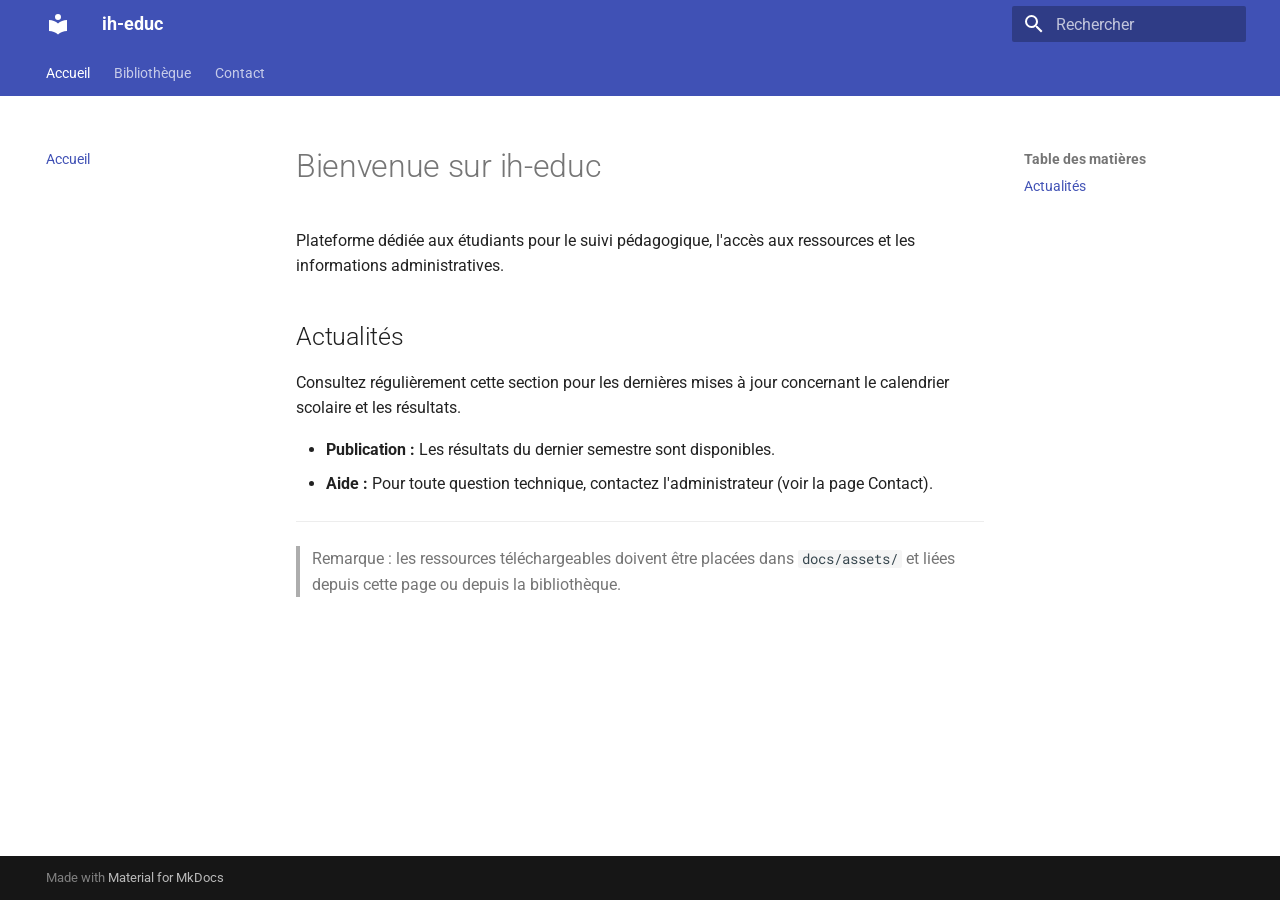
<file: index.html>
<!doctype html>
<html lang="fr" class="no-js">
  <head>
    
      <meta charset="utf-8">
      <meta name="viewport" content="width=device-width,initial-scale=1">
      
        <meta name="description" content="Plateforme numérique pour les étudiants.">
      
      
        <meta name="author" content="Andriamizana Iharilaza">
      
      
        <link rel="canonical" href="https://iharilaza99.github.io/ih-educ/">
      
      
      
        <link rel="next" href="bibliotheque/">
      
      
        
      
      
      <link rel="icon" href="assets/images/favicon.png">
      <meta name="generator" content="mkdocs-1.6.1, mkdocs-material-9.7.7">
    
    
      
        <title>ih-educ</title>
      
    
    
      <link rel="stylesheet" href="assets/stylesheets/main.ec1eaa64.min.css">
      
        
        <link rel="stylesheet" href="assets/stylesheets/palette.ab4e12ef.min.css">
      
      


    
    
      
    
    
      
        
        
        <link rel="preconnect" href="https://fonts.gstatic.com" crossorigin>
        <link rel="stylesheet" href="https://fonts.googleapis.com/css?family=Roboto:300,300i,400,400i,700,700i%7CRoboto+Mono:400,400i,700,700i&display=fallback">
        <style>:root{--md-text-font:"Roboto";--md-code-font:"Roboto Mono"}</style>
      
    
    
    <script>__md_scope=new URL(".",location),__md_hash=e=>[...e].reduce(((e,_)=>(e<<5)-e+_.charCodeAt(0)),0),__md_get=(e,_=localStorage,t=__md_scope)=>JSON.parse(_.getItem(t.pathname+"."+e)),__md_set=(e,_,t=localStorage,a=__md_scope)=>{try{t.setItem(a.pathname+"."+e,JSON.stringify(_))}catch(e){}}</script>
    
      

    
    
  </head>
  
  
    
    
    
    
    
    <body dir="ltr" data-md-color-scheme="default" data-md-color-primary="indigo" data-md-color-accent="deep-purple">
  
    
    <input class="md-toggle" data-md-toggle="drawer" type="checkbox" id="__drawer" autocomplete="off">
    <input class="md-toggle" data-md-toggle="search" type="checkbox" id="__search" autocomplete="off">
    <label class="md-overlay" for="__drawer"></label>
    <div data-md-component="skip">
      
        
        <a href="#bienvenue-sur-ih-educ" class="md-skip">
          Aller au contenu
        </a>
      
    </div>
    <div data-md-component="announce">
      
    </div>
    
    
      

<header class="md-header" data-md-component="header">
  <nav class="md-header__inner md-grid" aria-label="En-tête">
    <a href="." title="ih-educ" class="md-header__button md-logo" aria-label="ih-educ" data-md-component="logo">
      
  
  <svg xmlns="http://www.w3.org/2000/svg" viewBox="0 0 24 24"><path d="M12 8a3 3 0 0 0 3-3 3 3 0 0 0-3-3 3 3 0 0 0-3 3 3 3 0 0 0 3 3m0 3.54C9.64 9.35 6.5 8 3 8v11c3.5 0 6.64 1.35 9 3.54 2.36-2.19 5.5-3.54 9-3.54V8c-3.5 0-6.64 1.35-9 3.54"/></svg>

    </a>
    <label class="md-header__button md-icon" for="__drawer">
      
      <svg xmlns="http://www.w3.org/2000/svg" viewBox="0 0 24 24"><path d="M3 6h18v2H3zm0 5h18v2H3zm0 5h18v2H3z"/></svg>
    </label>
    <div class="md-header__title" data-md-component="header-title">
      <div class="md-header__ellipsis">
        <div class="md-header__topic">
          <span class="md-ellipsis">
            ih-educ
          </span>
        </div>
        <div class="md-header__topic" data-md-component="header-topic">
          <span class="md-ellipsis">
            
              Accueil
            
          </span>
        </div>
      </div>
    </div>
    
      
    
    
    
    
      
      
        <label class="md-header__button md-icon" for="__search">
          
          <svg xmlns="http://www.w3.org/2000/svg" viewBox="0 0 24 24"><path d="M9.5 3A6.5 6.5 0 0 1 16 9.5c0 1.61-.59 3.09-1.56 4.23l.27.27h.79l5 5-1.5 1.5-5-5v-.79l-.27-.27A6.52 6.52 0 0 1 9.5 16 6.5 6.5 0 0 1 3 9.5 6.5 6.5 0 0 1 9.5 3m0 2C7 5 5 7 5 9.5S7 14 9.5 14 14 12 14 9.5 12 5 9.5 5"/></svg>
        </label>
        <div class="md-search" data-md-component="search" role="dialog">
  <label class="md-search__overlay" for="__search"></label>
  <div class="md-search__inner" role="search">
    <form class="md-search__form" name="search">
      <input type="text" class="md-search__input" name="query" aria-label="Rechercher" placeholder="Rechercher" autocapitalize="off" autocorrect="off" autocomplete="off" spellcheck="false" data-md-component="search-query" required>
      <label class="md-search__icon md-icon" for="__search">
        
        <svg xmlns="http://www.w3.org/2000/svg" viewBox="0 0 24 24"><path d="M9.5 3A6.5 6.5 0 0 1 16 9.5c0 1.61-.59 3.09-1.56 4.23l.27.27h.79l5 5-1.5 1.5-5-5v-.79l-.27-.27A6.52 6.52 0 0 1 9.5 16 6.5 6.5 0 0 1 3 9.5 6.5 6.5 0 0 1 9.5 3m0 2C7 5 5 7 5 9.5S7 14 9.5 14 14 12 14 9.5 12 5 9.5 5"/></svg>
        
        <svg xmlns="http://www.w3.org/2000/svg" viewBox="0 0 24 24"><path d="M20 11v2H8l5.5 5.5-1.42 1.42L4.16 12l7.92-7.92L13.5 5.5 8 11z"/></svg>
      </label>
      <nav class="md-search__options" aria-label="Recherche">
        
        <button type="reset" class="md-search__icon md-icon" title="Effacer" aria-label="Effacer" tabindex="-1">
          
          <svg xmlns="http://www.w3.org/2000/svg" viewBox="0 0 24 24"><path d="M19 6.41 17.59 5 12 10.59 6.41 5 5 6.41 10.59 12 5 17.59 6.41 19 12 13.41 17.59 19 19 17.59 13.41 12z"/></svg>
        </button>
      </nav>
      
        <div class="md-search__suggest" data-md-component="search-suggest"></div>
      
    </form>
    <div class="md-search__output">
      <div class="md-search__scrollwrap" tabindex="0" data-md-scrollfix>
        <div class="md-search-result" data-md-component="search-result">
          <div class="md-search-result__meta">
            Initialisation de la recherche
          </div>
          <ol class="md-search-result__list" role="presentation"></ol>
        </div>
      </div>
    </div>
  </div>
</div>
      
    
    
  </nav>
  
</header>
    
    <div class="md-container" data-md-component="container">
      
      
        
          
            
<nav class="md-tabs" aria-label="Onglets" data-md-component="tabs">
  <div class="md-grid">
    <ul class="md-tabs__list">
      
        
  
  
  
    
  
  
    <li class="md-tabs__item md-tabs__item--active">
      <a href="." class="md-tabs__link">
        
  
  
    
  
  Accueil

      </a>
    </li>
  

      
        
  
  
  
  
    <li class="md-tabs__item">
      <a href="bibliotheque/" class="md-tabs__link">
        
  
  
    
  
  Bibliothèque

      </a>
    </li>
  

      
        
  
  
  
  
    <li class="md-tabs__item">
      <a href="contact/" class="md-tabs__link">
        
  
  
    
  
  Contact

      </a>
    </li>
  

      
    </ul>
  </div>
</nav>
          
        
      
      <main class="md-main" data-md-component="main">
        <div class="md-main__inner md-grid">
          
            
              
              <div class="md-sidebar md-sidebar--primary" data-md-component="sidebar" data-md-type="navigation" >
                <div class="md-sidebar__scrollwrap">
                  <div class="md-sidebar__inner">
                    


  


<nav class="md-nav md-nav--primary md-nav--lifted" aria-label="Navigation" data-md-level="0">
  <label class="md-nav__title" for="__drawer">
    <a href="." title="ih-educ" class="md-nav__button md-logo" aria-label="ih-educ" data-md-component="logo">
      
  
  <svg xmlns="http://www.w3.org/2000/svg" viewBox="0 0 24 24"><path d="M12 8a3 3 0 0 0 3-3 3 3 0 0 0-3-3 3 3 0 0 0-3 3 3 3 0 0 0 3 3m0 3.54C9.64 9.35 6.5 8 3 8v11c3.5 0 6.64 1.35 9 3.54 2.36-2.19 5.5-3.54 9-3.54V8c-3.5 0-6.64 1.35-9 3.54"/></svg>

    </a>
    ih-educ
  </label>
  
  <ul class="md-nav__list" data-md-scrollfix>
    
      
      
  
  
    
  
  
  
    <li class="md-nav__item md-nav__item--active">
      
      <input class="md-nav__toggle md-toggle" type="checkbox" id="__toc">
      
      
        
      
      
        <label class="md-nav__link md-nav__link--active" for="__toc">
          
  
  
  <span class="md-ellipsis">
    
  
    Accueil
  

    
  </span>
  
  

          <span class="md-nav__icon md-icon"></span>
        </label>
      
      <a href="." class="md-nav__link md-nav__link--active">
        
  
  
  <span class="md-ellipsis">
    
  
    Accueil
  

    
  </span>
  
  

      </a>
      
        

<nav class="md-nav md-nav--secondary" aria-label="Table des matières">
  
  
  
    
  
  
    <label class="md-nav__title" for="__toc">
      <span class="md-nav__icon md-icon"></span>
      Table des matières
    </label>
    <ul class="md-nav__list" data-md-component="toc" data-md-scrollfix>
      
        <li class="md-nav__item">
  <a href="#actualites" class="md-nav__link">
    <span class="md-ellipsis">
      
        Actualités
      
    </span>
  </a>
  
</li>
      
    </ul>
  
</nav>
      
    </li>
  

    
      
      
  
  
  
  
    <li class="md-nav__item">
      <a href="bibliotheque/" class="md-nav__link">
        
  
  
  <span class="md-ellipsis">
    
  
    Bibliothèque
  

    
  </span>
  
  

      </a>
    </li>
  

    
      
      
  
  
  
  
    <li class="md-nav__item">
      <a href="contact/" class="md-nav__link">
        
  
  
  <span class="md-ellipsis">
    
  
    Contact
  

    
  </span>
  
  

      </a>
    </li>
  

    
  </ul>
</nav>
                  </div>
                </div>
              </div>
            
            
              
              <div class="md-sidebar md-sidebar--secondary" data-md-component="sidebar" data-md-type="toc" >
                <div class="md-sidebar__scrollwrap">
                  <div class="md-sidebar__inner">
                    

<nav class="md-nav md-nav--secondary" aria-label="Table des matières">
  
  
  
    
  
  
    <label class="md-nav__title" for="__toc">
      <span class="md-nav__icon md-icon"></span>
      Table des matières
    </label>
    <ul class="md-nav__list" data-md-component="toc" data-md-scrollfix>
      
        <li class="md-nav__item">
  <a href="#actualites" class="md-nav__link">
    <span class="md-ellipsis">
      
        Actualités
      
    </span>
  </a>
  
</li>
      
    </ul>
  
</nav>
                  </div>
                </div>
              </div>
            
          
          
            <div class="md-content" data-md-component="content">
              
              <article class="md-content__inner md-typeset">
                
                  



<h1 id="bienvenue-sur-ih-educ">Bienvenue sur ih-educ</h1>
<p>Plateforme dédiée aux étudiants pour le suivi pédagogique, l'accès aux ressources et les informations administratives.</p>
<h2 id="actualites">Actualités</h2>
<p>Consultez régulièrement cette section pour les dernières mises à jour concernant le calendrier scolaire et les résultats.</p>
<ul>
<li><strong>Publication :</strong> Les résultats du dernier semestre sont disponibles.</li>
<li><strong>Aide :</strong> Pour toute question technique, contactez l'administrateur (voir la page Contact).</li>
</ul>
<hr />
<blockquote>
<p>Remarque : les ressources téléchargeables doivent être placées dans <code>docs/assets/</code> et liées depuis cette page ou depuis la bibliothèque.</p>
</blockquote>












                
              </article>
            </div>
          
          
<script>var target=document.getElementById(location.hash.slice(1));target&&target.name&&(target.checked=target.name.startsWith("__tabbed_"))</script>
        </div>
        
      </main>
      
        <footer class="md-footer">
  
  <div class="md-footer-meta md-typeset">
    <div class="md-footer-meta__inner md-grid">
      <div class="md-copyright">
  
  
    Made with
    <a href="https://squidfunk.github.io/mkdocs-material/" target="_blank" rel="noopener">
      Material for MkDocs
    </a>
  
</div>
      
    </div>
  </div>
</footer>
      
    </div>
    <div class="md-dialog" data-md-component="dialog">
      <div class="md-dialog__inner md-typeset"></div>
    </div>
    
    
    
      
      
      <script id="__config" type="application/json">{"annotate": null, "base": ".", "features": ["navigation.tabs", "search.suggest", "search.highlight", "content.code.copy"], "search": "assets/javascripts/workers/search.2c215733.min.js", "tags": null, "translations": {"clipboard.copied": "Copi\u00e9 dans le presse-papier", "clipboard.copy": "Copier dans le presse-papier", "search.result.more.one": "1 de plus sur cette page", "search.result.more.other": "# de plus sur cette page", "search.result.none": "Aucun document trouv\u00e9", "search.result.one": "1 document trouv\u00e9", "search.result.other": "# documents trouv\u00e9s", "search.result.placeholder": "Taper pour d\u00e9marrer la recherche", "search.result.term.missing": "Non trouv\u00e9", "select.version": "S\u00e9lectionner la version"}, "version": null}</script>
    
    
      <script src="assets/javascripts/bundle.d7400e89.min.js"></script>
      
    
  </body>
</html>
</file>
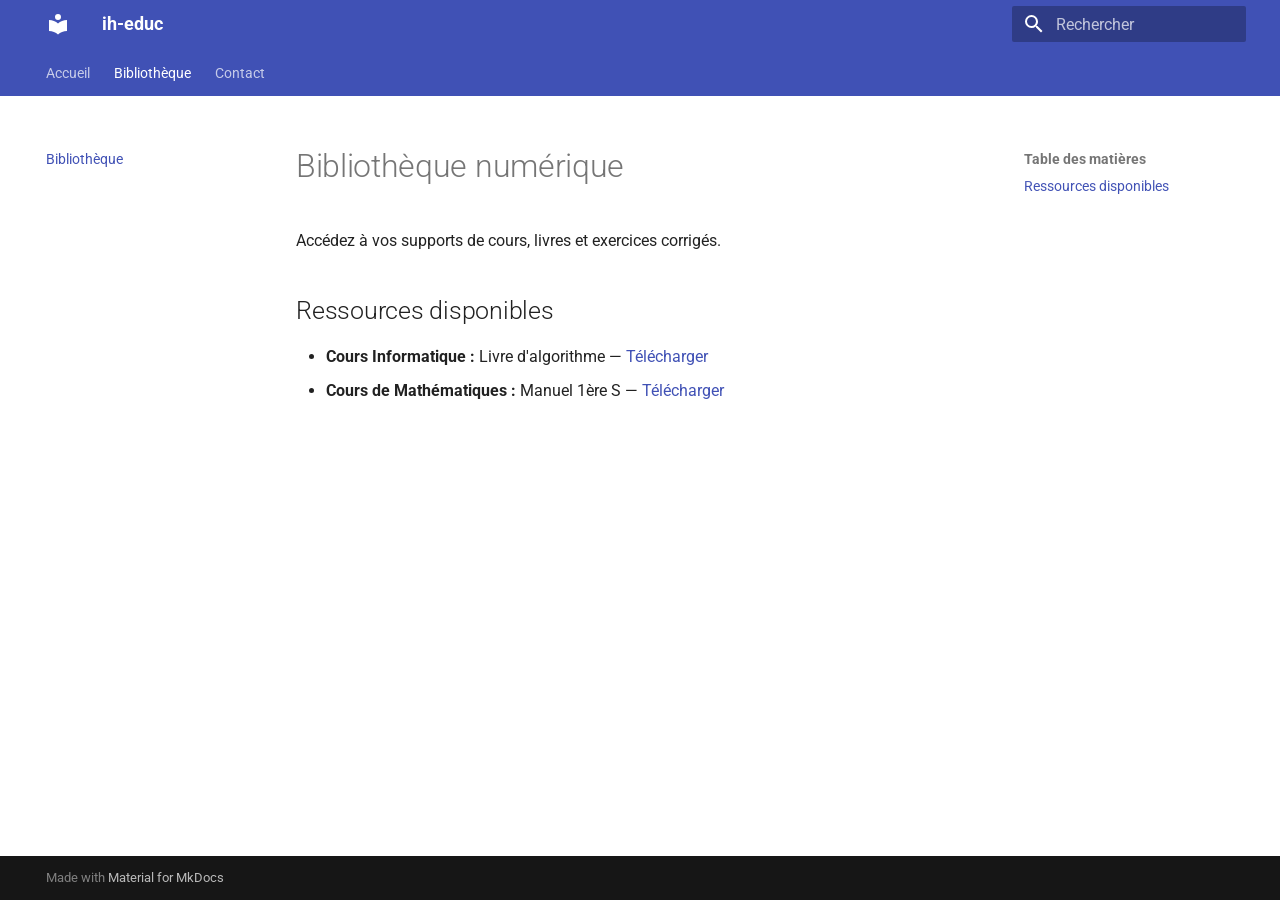
<file: bibliotheque/index.html>
<!doctype html>
<html lang="fr" class="no-js">
  <head>
    
      <meta charset="utf-8">
      <meta name="viewport" content="width=device-width,initial-scale=1">
      
        <meta name="description" content="Plateforme numérique pour les étudiants.">
      
      
        <meta name="author" content="Andriamizana Iharilaza">
      
      
        <link rel="canonical" href="https://iharilaza99.github.io/ih-educ/bibliotheque/">
      
      
        <link rel="prev" href="..">
      
      
        <link rel="next" href="../contact/">
      
      
        
      
      
      <link rel="icon" href="../assets/images/favicon.png">
      <meta name="generator" content="mkdocs-1.6.1, mkdocs-material-9.7.7">
    
    
      
        <title>Bibliothèque - ih-educ</title>
      
    
    
      <link rel="stylesheet" href="../assets/stylesheets/main.ec1eaa64.min.css">
      
        
        <link rel="stylesheet" href="../assets/stylesheets/palette.ab4e12ef.min.css">
      
      


    
    
      
    
    
      
        
        
        <link rel="preconnect" href="https://fonts.gstatic.com" crossorigin>
        <link rel="stylesheet" href="https://fonts.googleapis.com/css?family=Roboto:300,300i,400,400i,700,700i%7CRoboto+Mono:400,400i,700,700i&display=fallback">
        <style>:root{--md-text-font:"Roboto";--md-code-font:"Roboto Mono"}</style>
      
    
    
    <script>__md_scope=new URL("..",location),__md_hash=e=>[...e].reduce(((e,_)=>(e<<5)-e+_.charCodeAt(0)),0),__md_get=(e,_=localStorage,t=__md_scope)=>JSON.parse(_.getItem(t.pathname+"."+e)),__md_set=(e,_,t=localStorage,a=__md_scope)=>{try{t.setItem(a.pathname+"."+e,JSON.stringify(_))}catch(e){}}</script>
    
      

    
    
  </head>
  
  
    
    
    
    
    
    <body dir="ltr" data-md-color-scheme="default" data-md-color-primary="indigo" data-md-color-accent="deep-purple">
  
    
    <input class="md-toggle" data-md-toggle="drawer" type="checkbox" id="__drawer" autocomplete="off">
    <input class="md-toggle" data-md-toggle="search" type="checkbox" id="__search" autocomplete="off">
    <label class="md-overlay" for="__drawer"></label>
    <div data-md-component="skip">
      
        
        <a href="#bibliotheque-numerique" class="md-skip">
          Aller au contenu
        </a>
      
    </div>
    <div data-md-component="announce">
      
    </div>
    
    
      

<header class="md-header" data-md-component="header">
  <nav class="md-header__inner md-grid" aria-label="En-tête">
    <a href=".." title="ih-educ" class="md-header__button md-logo" aria-label="ih-educ" data-md-component="logo">
      
  
  <svg xmlns="http://www.w3.org/2000/svg" viewBox="0 0 24 24"><path d="M12 8a3 3 0 0 0 3-3 3 3 0 0 0-3-3 3 3 0 0 0-3 3 3 3 0 0 0 3 3m0 3.54C9.64 9.35 6.5 8 3 8v11c3.5 0 6.64 1.35 9 3.54 2.36-2.19 5.5-3.54 9-3.54V8c-3.5 0-6.64 1.35-9 3.54"/></svg>

    </a>
    <label class="md-header__button md-icon" for="__drawer">
      
      <svg xmlns="http://www.w3.org/2000/svg" viewBox="0 0 24 24"><path d="M3 6h18v2H3zm0 5h18v2H3zm0 5h18v2H3z"/></svg>
    </label>
    <div class="md-header__title" data-md-component="header-title">
      <div class="md-header__ellipsis">
        <div class="md-header__topic">
          <span class="md-ellipsis">
            ih-educ
          </span>
        </div>
        <div class="md-header__topic" data-md-component="header-topic">
          <span class="md-ellipsis">
            
              Bibliothèque
            
          </span>
        </div>
      </div>
    </div>
    
      
    
    
    
    
      
      
        <label class="md-header__button md-icon" for="__search">
          
          <svg xmlns="http://www.w3.org/2000/svg" viewBox="0 0 24 24"><path d="M9.5 3A6.5 6.5 0 0 1 16 9.5c0 1.61-.59 3.09-1.56 4.23l.27.27h.79l5 5-1.5 1.5-5-5v-.79l-.27-.27A6.52 6.52 0 0 1 9.5 16 6.5 6.5 0 0 1 3 9.5 6.5 6.5 0 0 1 9.5 3m0 2C7 5 5 7 5 9.5S7 14 9.5 14 14 12 14 9.5 12 5 9.5 5"/></svg>
        </label>
        <div class="md-search" data-md-component="search" role="dialog">
  <label class="md-search__overlay" for="__search"></label>
  <div class="md-search__inner" role="search">
    <form class="md-search__form" name="search">
      <input type="text" class="md-search__input" name="query" aria-label="Rechercher" placeholder="Rechercher" autocapitalize="off" autocorrect="off" autocomplete="off" spellcheck="false" data-md-component="search-query" required>
      <label class="md-search__icon md-icon" for="__search">
        
        <svg xmlns="http://www.w3.org/2000/svg" viewBox="0 0 24 24"><path d="M9.5 3A6.5 6.5 0 0 1 16 9.5c0 1.61-.59 3.09-1.56 4.23l.27.27h.79l5 5-1.5 1.5-5-5v-.79l-.27-.27A6.52 6.52 0 0 1 9.5 16 6.5 6.5 0 0 1 3 9.5 6.5 6.5 0 0 1 9.5 3m0 2C7 5 5 7 5 9.5S7 14 9.5 14 14 12 14 9.5 12 5 9.5 5"/></svg>
        
        <svg xmlns="http://www.w3.org/2000/svg" viewBox="0 0 24 24"><path d="M20 11v2H8l5.5 5.5-1.42 1.42L4.16 12l7.92-7.92L13.5 5.5 8 11z"/></svg>
      </label>
      <nav class="md-search__options" aria-label="Recherche">
        
        <button type="reset" class="md-search__icon md-icon" title="Effacer" aria-label="Effacer" tabindex="-1">
          
          <svg xmlns="http://www.w3.org/2000/svg" viewBox="0 0 24 24"><path d="M19 6.41 17.59 5 12 10.59 6.41 5 5 6.41 10.59 12 5 17.59 6.41 19 12 13.41 17.59 19 19 17.59 13.41 12z"/></svg>
        </button>
      </nav>
      
        <div class="md-search__suggest" data-md-component="search-suggest"></div>
      
    </form>
    <div class="md-search__output">
      <div class="md-search__scrollwrap" tabindex="0" data-md-scrollfix>
        <div class="md-search-result" data-md-component="search-result">
          <div class="md-search-result__meta">
            Initialisation de la recherche
          </div>
          <ol class="md-search-result__list" role="presentation"></ol>
        </div>
      </div>
    </div>
  </div>
</div>
      
    
    
  </nav>
  
</header>
    
    <div class="md-container" data-md-component="container">
      
      
        
          
            
<nav class="md-tabs" aria-label="Onglets" data-md-component="tabs">
  <div class="md-grid">
    <ul class="md-tabs__list">
      
        
  
  
  
  
    <li class="md-tabs__item">
      <a href=".." class="md-tabs__link">
        
  
  
    
  
  Accueil

      </a>
    </li>
  

      
        
  
  
  
    
  
  
    <li class="md-tabs__item md-tabs__item--active">
      <a href="./" class="md-tabs__link">
        
  
  
    
  
  Bibliothèque

      </a>
    </li>
  

      
        
  
  
  
  
    <li class="md-tabs__item">
      <a href="../contact/" class="md-tabs__link">
        
  
  
    
  
  Contact

      </a>
    </li>
  

      
    </ul>
  </div>
</nav>
          
        
      
      <main class="md-main" data-md-component="main">
        <div class="md-main__inner md-grid">
          
            
              
              <div class="md-sidebar md-sidebar--primary" data-md-component="sidebar" data-md-type="navigation" >
                <div class="md-sidebar__scrollwrap">
                  <div class="md-sidebar__inner">
                    


  


<nav class="md-nav md-nav--primary md-nav--lifted" aria-label="Navigation" data-md-level="0">
  <label class="md-nav__title" for="__drawer">
    <a href=".." title="ih-educ" class="md-nav__button md-logo" aria-label="ih-educ" data-md-component="logo">
      
  
  <svg xmlns="http://www.w3.org/2000/svg" viewBox="0 0 24 24"><path d="M12 8a3 3 0 0 0 3-3 3 3 0 0 0-3-3 3 3 0 0 0-3 3 3 3 0 0 0 3 3m0 3.54C9.64 9.35 6.5 8 3 8v11c3.5 0 6.64 1.35 9 3.54 2.36-2.19 5.5-3.54 9-3.54V8c-3.5 0-6.64 1.35-9 3.54"/></svg>

    </a>
    ih-educ
  </label>
  
  <ul class="md-nav__list" data-md-scrollfix>
    
      
      
  
  
  
  
    <li class="md-nav__item">
      <a href=".." class="md-nav__link">
        
  
  
  <span class="md-ellipsis">
    
  
    Accueil
  

    
  </span>
  
  

      </a>
    </li>
  

    
      
      
  
  
    
  
  
  
    <li class="md-nav__item md-nav__item--active">
      
      <input class="md-nav__toggle md-toggle" type="checkbox" id="__toc">
      
      
        
      
      
        <label class="md-nav__link md-nav__link--active" for="__toc">
          
  
  
  <span class="md-ellipsis">
    
  
    Bibliothèque
  

    
  </span>
  
  

          <span class="md-nav__icon md-icon"></span>
        </label>
      
      <a href="./" class="md-nav__link md-nav__link--active">
        
  
  
  <span class="md-ellipsis">
    
  
    Bibliothèque
  

    
  </span>
  
  

      </a>
      
        

<nav class="md-nav md-nav--secondary" aria-label="Table des matières">
  
  
  
    
  
  
    <label class="md-nav__title" for="__toc">
      <span class="md-nav__icon md-icon"></span>
      Table des matières
    </label>
    <ul class="md-nav__list" data-md-component="toc" data-md-scrollfix>
      
        <li class="md-nav__item">
  <a href="#ressources-disponibles" class="md-nav__link">
    <span class="md-ellipsis">
      
        Ressources disponibles
      
    </span>
  </a>
  
</li>
      
    </ul>
  
</nav>
      
    </li>
  

    
      
      
  
  
  
  
    <li class="md-nav__item">
      <a href="../contact/" class="md-nav__link">
        
  
  
  <span class="md-ellipsis">
    
  
    Contact
  

    
  </span>
  
  

      </a>
    </li>
  

    
  </ul>
</nav>
                  </div>
                </div>
              </div>
            
            
              
              <div class="md-sidebar md-sidebar--secondary" data-md-component="sidebar" data-md-type="toc" >
                <div class="md-sidebar__scrollwrap">
                  <div class="md-sidebar__inner">
                    

<nav class="md-nav md-nav--secondary" aria-label="Table des matières">
  
  
  
    
  
  
    <label class="md-nav__title" for="__toc">
      <span class="md-nav__icon md-icon"></span>
      Table des matières
    </label>
    <ul class="md-nav__list" data-md-component="toc" data-md-scrollfix>
      
        <li class="md-nav__item">
  <a href="#ressources-disponibles" class="md-nav__link">
    <span class="md-ellipsis">
      
        Ressources disponibles
      
    </span>
  </a>
  
</li>
      
    </ul>
  
</nav>
                  </div>
                </div>
              </div>
            
          
          
            <div class="md-content" data-md-component="content">
              
              <article class="md-content__inner md-typeset">
                
                  



<h1 id="bibliotheque-numerique">Bibliothèque numérique</h1>
<p>Accédez à vos supports de cours, livres et exercices corrigés.</p>
<h2 id="ressources-disponibles">Ressources disponibles</h2>
<ul>
<li><strong>Cours Informatique :</strong> Livre d'algorithme — <a href="assets/Livre_aglorithme.pdf">Télécharger</a></li>
<li><strong>Cours de Mathématiques :</strong> Manuel 1ère S — <a href="assets/Manuel_1ère_S.pdf">Télécharger</a></li>
</ul>












                
              </article>
            </div>
          
          
<script>var target=document.getElementById(location.hash.slice(1));target&&target.name&&(target.checked=target.name.startsWith("__tabbed_"))</script>
        </div>
        
      </main>
      
        <footer class="md-footer">
  
  <div class="md-footer-meta md-typeset">
    <div class="md-footer-meta__inner md-grid">
      <div class="md-copyright">
  
  
    Made with
    <a href="https://squidfunk.github.io/mkdocs-material/" target="_blank" rel="noopener">
      Material for MkDocs
    </a>
  
</div>
      
    </div>
  </div>
</footer>
      
    </div>
    <div class="md-dialog" data-md-component="dialog">
      <div class="md-dialog__inner md-typeset"></div>
    </div>
    
    
    
      
      
      <script id="__config" type="application/json">{"annotate": null, "base": "..", "features": ["navigation.tabs", "search.suggest", "search.highlight", "content.code.copy"], "search": "../assets/javascripts/workers/search.2c215733.min.js", "tags": null, "translations": {"clipboard.copied": "Copi\u00e9 dans le presse-papier", "clipboard.copy": "Copier dans le presse-papier", "search.result.more.one": "1 de plus sur cette page", "search.result.more.other": "# de plus sur cette page", "search.result.none": "Aucun document trouv\u00e9", "search.result.one": "1 document trouv\u00e9", "search.result.other": "# documents trouv\u00e9s", "search.result.placeholder": "Taper pour d\u00e9marrer la recherche", "search.result.term.missing": "Non trouv\u00e9", "select.version": "S\u00e9lectionner la version"}, "version": null}</script>
    
    
      <script src="../assets/javascripts/bundle.d7400e89.min.js"></script>
      
    
  </body>
</html>
</file>
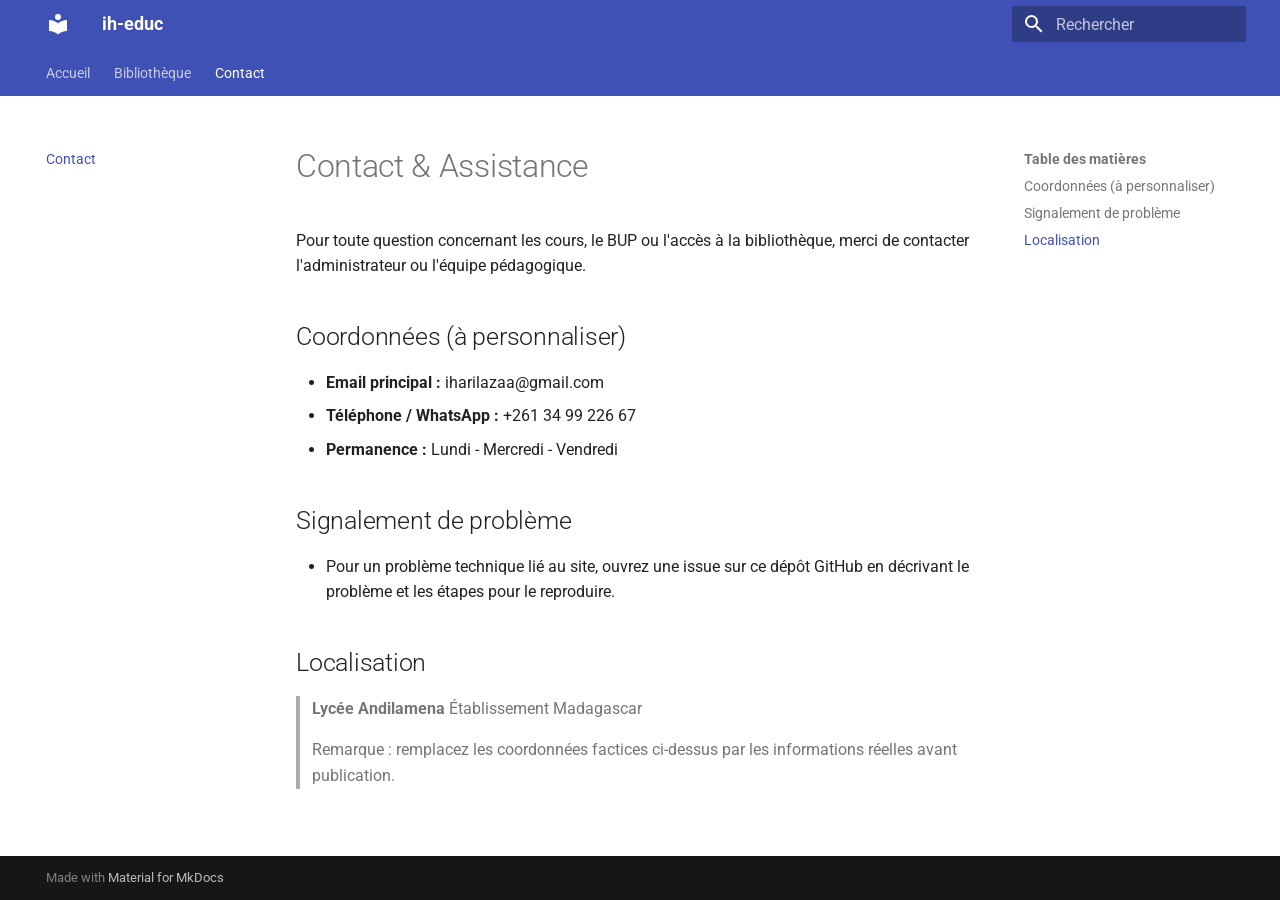
<file: contact/index.html>
<!doctype html>
<html lang="fr" class="no-js">
  <head>
    
      <meta charset="utf-8">
      <meta name="viewport" content="width=device-width,initial-scale=1">
      
        <meta name="description" content="Plateforme numérique pour les étudiants.">
      
      
        <meta name="author" content="Andriamizana Iharilaza">
      
      
        <link rel="canonical" href="https://iharilaza99.github.io/ih-educ/contact/">
      
      
        <link rel="prev" href="../bibliotheque/">
      
      
      
        
      
      
      <link rel="icon" href="../assets/images/favicon.png">
      <meta name="generator" content="mkdocs-1.6.1, mkdocs-material-9.7.7">
    
    
      
        <title>Contact - ih-educ</title>
      
    
    
      <link rel="stylesheet" href="../assets/stylesheets/main.ec1eaa64.min.css">
      
        
        <link rel="stylesheet" href="../assets/stylesheets/palette.ab4e12ef.min.css">
      
      


    
    
      
    
    
      
        
        
        <link rel="preconnect" href="https://fonts.gstatic.com" crossorigin>
        <link rel="stylesheet" href="https://fonts.googleapis.com/css?family=Roboto:300,300i,400,400i,700,700i%7CRoboto+Mono:400,400i,700,700i&display=fallback">
        <style>:root{--md-text-font:"Roboto";--md-code-font:"Roboto Mono"}</style>
      
    
    
    <script>__md_scope=new URL("..",location),__md_hash=e=>[...e].reduce(((e,_)=>(e<<5)-e+_.charCodeAt(0)),0),__md_get=(e,_=localStorage,t=__md_scope)=>JSON.parse(_.getItem(t.pathname+"."+e)),__md_set=(e,_,t=localStorage,a=__md_scope)=>{try{t.setItem(a.pathname+"."+e,JSON.stringify(_))}catch(e){}}</script>
    
      

    
    
  </head>
  
  
    
    
    
    
    
    <body dir="ltr" data-md-color-scheme="default" data-md-color-primary="indigo" data-md-color-accent="deep-purple">
  
    
    <input class="md-toggle" data-md-toggle="drawer" type="checkbox" id="__drawer" autocomplete="off">
    <input class="md-toggle" data-md-toggle="search" type="checkbox" id="__search" autocomplete="off">
    <label class="md-overlay" for="__drawer"></label>
    <div data-md-component="skip">
      
        
        <a href="#contact-assistance" class="md-skip">
          Aller au contenu
        </a>
      
    </div>
    <div data-md-component="announce">
      
    </div>
    
    
      

<header class="md-header" data-md-component="header">
  <nav class="md-header__inner md-grid" aria-label="En-tête">
    <a href=".." title="ih-educ" class="md-header__button md-logo" aria-label="ih-educ" data-md-component="logo">
      
  
  <svg xmlns="http://www.w3.org/2000/svg" viewBox="0 0 24 24"><path d="M12 8a3 3 0 0 0 3-3 3 3 0 0 0-3-3 3 3 0 0 0-3 3 3 3 0 0 0 3 3m0 3.54C9.64 9.35 6.5 8 3 8v11c3.5 0 6.64 1.35 9 3.54 2.36-2.19 5.5-3.54 9-3.54V8c-3.5 0-6.64 1.35-9 3.54"/></svg>

    </a>
    <label class="md-header__button md-icon" for="__drawer">
      
      <svg xmlns="http://www.w3.org/2000/svg" viewBox="0 0 24 24"><path d="M3 6h18v2H3zm0 5h18v2H3zm0 5h18v2H3z"/></svg>
    </label>
    <div class="md-header__title" data-md-component="header-title">
      <div class="md-header__ellipsis">
        <div class="md-header__topic">
          <span class="md-ellipsis">
            ih-educ
          </span>
        </div>
        <div class="md-header__topic" data-md-component="header-topic">
          <span class="md-ellipsis">
            
              Contact
            
          </span>
        </div>
      </div>
    </div>
    
      
    
    
    
    
      
      
        <label class="md-header__button md-icon" for="__search">
          
          <svg xmlns="http://www.w3.org/2000/svg" viewBox="0 0 24 24"><path d="M9.5 3A6.5 6.5 0 0 1 16 9.5c0 1.61-.59 3.09-1.56 4.23l.27.27h.79l5 5-1.5 1.5-5-5v-.79l-.27-.27A6.52 6.52 0 0 1 9.5 16 6.5 6.5 0 0 1 3 9.5 6.5 6.5 0 0 1 9.5 3m0 2C7 5 5 7 5 9.5S7 14 9.5 14 14 12 14 9.5 12 5 9.5 5"/></svg>
        </label>
        <div class="md-search" data-md-component="search" role="dialog">
  <label class="md-search__overlay" for="__search"></label>
  <div class="md-search__inner" role="search">
    <form class="md-search__form" name="search">
      <input type="text" class="md-search__input" name="query" aria-label="Rechercher" placeholder="Rechercher" autocapitalize="off" autocorrect="off" autocomplete="off" spellcheck="false" data-md-component="search-query" required>
      <label class="md-search__icon md-icon" for="__search">
        
        <svg xmlns="http://www.w3.org/2000/svg" viewBox="0 0 24 24"><path d="M9.5 3A6.5 6.5 0 0 1 16 9.5c0 1.61-.59 3.09-1.56 4.23l.27.27h.79l5 5-1.5 1.5-5-5v-.79l-.27-.27A6.52 6.52 0 0 1 9.5 16 6.5 6.5 0 0 1 3 9.5 6.5 6.5 0 0 1 9.5 3m0 2C7 5 5 7 5 9.5S7 14 9.5 14 14 12 14 9.5 12 5 9.5 5"/></svg>
        
        <svg xmlns="http://www.w3.org/2000/svg" viewBox="0 0 24 24"><path d="M20 11v2H8l5.5 5.5-1.42 1.42L4.16 12l7.92-7.92L13.5 5.5 8 11z"/></svg>
      </label>
      <nav class="md-search__options" aria-label="Recherche">
        
        <button type="reset" class="md-search__icon md-icon" title="Effacer" aria-label="Effacer" tabindex="-1">
          
          <svg xmlns="http://www.w3.org/2000/svg" viewBox="0 0 24 24"><path d="M19 6.41 17.59 5 12 10.59 6.41 5 5 6.41 10.59 12 5 17.59 6.41 19 12 13.41 17.59 19 19 17.59 13.41 12z"/></svg>
        </button>
      </nav>
      
        <div class="md-search__suggest" data-md-component="search-suggest"></div>
      
    </form>
    <div class="md-search__output">
      <div class="md-search__scrollwrap" tabindex="0" data-md-scrollfix>
        <div class="md-search-result" data-md-component="search-result">
          <div class="md-search-result__meta">
            Initialisation de la recherche
          </div>
          <ol class="md-search-result__list" role="presentation"></ol>
        </div>
      </div>
    </div>
  </div>
</div>
      
    
    
  </nav>
  
</header>
    
    <div class="md-container" data-md-component="container">
      
      
        
          
            
<nav class="md-tabs" aria-label="Onglets" data-md-component="tabs">
  <div class="md-grid">
    <ul class="md-tabs__list">
      
        
  
  
  
  
    <li class="md-tabs__item">
      <a href=".." class="md-tabs__link">
        
  
  
    
  
  Accueil

      </a>
    </li>
  

      
        
  
  
  
  
    <li class="md-tabs__item">
      <a href="../bibliotheque/" class="md-tabs__link">
        
  
  
    
  
  Bibliothèque

      </a>
    </li>
  

      
        
  
  
  
    
  
  
    <li class="md-tabs__item md-tabs__item--active">
      <a href="./" class="md-tabs__link">
        
  
  
    
  
  Contact

      </a>
    </li>
  

      
    </ul>
  </div>
</nav>
          
        
      
      <main class="md-main" data-md-component="main">
        <div class="md-main__inner md-grid">
          
            
              
              <div class="md-sidebar md-sidebar--primary" data-md-component="sidebar" data-md-type="navigation" >
                <div class="md-sidebar__scrollwrap">
                  <div class="md-sidebar__inner">
                    


  


<nav class="md-nav md-nav--primary md-nav--lifted" aria-label="Navigation" data-md-level="0">
  <label class="md-nav__title" for="__drawer">
    <a href=".." title="ih-educ" class="md-nav__button md-logo" aria-label="ih-educ" data-md-component="logo">
      
  
  <svg xmlns="http://www.w3.org/2000/svg" viewBox="0 0 24 24"><path d="M12 8a3 3 0 0 0 3-3 3 3 0 0 0-3-3 3 3 0 0 0-3 3 3 3 0 0 0 3 3m0 3.54C9.64 9.35 6.5 8 3 8v11c3.5 0 6.64 1.35 9 3.54 2.36-2.19 5.5-3.54 9-3.54V8c-3.5 0-6.64 1.35-9 3.54"/></svg>

    </a>
    ih-educ
  </label>
  
  <ul class="md-nav__list" data-md-scrollfix>
    
      
      
  
  
  
  
    <li class="md-nav__item">
      <a href=".." class="md-nav__link">
        
  
  
  <span class="md-ellipsis">
    
  
    Accueil
  

    
  </span>
  
  

      </a>
    </li>
  

    
      
      
  
  
  
  
    <li class="md-nav__item">
      <a href="../bibliotheque/" class="md-nav__link">
        
  
  
  <span class="md-ellipsis">
    
  
    Bibliothèque
  

    
  </span>
  
  

      </a>
    </li>
  

    
      
      
  
  
    
  
  
  
    <li class="md-nav__item md-nav__item--active">
      
      <input class="md-nav__toggle md-toggle" type="checkbox" id="__toc">
      
      
        
      
      
        <label class="md-nav__link md-nav__link--active" for="__toc">
          
  
  
  <span class="md-ellipsis">
    
  
    Contact
  

    
  </span>
  
  

          <span class="md-nav__icon md-icon"></span>
        </label>
      
      <a href="./" class="md-nav__link md-nav__link--active">
        
  
  
  <span class="md-ellipsis">
    
  
    Contact
  

    
  </span>
  
  

      </a>
      
        

<nav class="md-nav md-nav--secondary" aria-label="Table des matières">
  
  
  
    
  
  
    <label class="md-nav__title" for="__toc">
      <span class="md-nav__icon md-icon"></span>
      Table des matières
    </label>
    <ul class="md-nav__list" data-md-component="toc" data-md-scrollfix>
      
        <li class="md-nav__item">
  <a href="#coordonnees-a-personnaliser" class="md-nav__link">
    <span class="md-ellipsis">
      
        Coordonnées (à personnaliser)
      
    </span>
  </a>
  
</li>
      
        <li class="md-nav__item">
  <a href="#signalement-de-probleme" class="md-nav__link">
    <span class="md-ellipsis">
      
        Signalement de problème
      
    </span>
  </a>
  
</li>
      
        <li class="md-nav__item">
  <a href="#localisation" class="md-nav__link">
    <span class="md-ellipsis">
      
        Localisation
      
    </span>
  </a>
  
</li>
      
    </ul>
  
</nav>
      
    </li>
  

    
  </ul>
</nav>
                  </div>
                </div>
              </div>
            
            
              
              <div class="md-sidebar md-sidebar--secondary" data-md-component="sidebar" data-md-type="toc" >
                <div class="md-sidebar__scrollwrap">
                  <div class="md-sidebar__inner">
                    

<nav class="md-nav md-nav--secondary" aria-label="Table des matières">
  
  
  
    
  
  
    <label class="md-nav__title" for="__toc">
      <span class="md-nav__icon md-icon"></span>
      Table des matières
    </label>
    <ul class="md-nav__list" data-md-component="toc" data-md-scrollfix>
      
        <li class="md-nav__item">
  <a href="#coordonnees-a-personnaliser" class="md-nav__link">
    <span class="md-ellipsis">
      
        Coordonnées (à personnaliser)
      
    </span>
  </a>
  
</li>
      
        <li class="md-nav__item">
  <a href="#signalement-de-probleme" class="md-nav__link">
    <span class="md-ellipsis">
      
        Signalement de problème
      
    </span>
  </a>
  
</li>
      
        <li class="md-nav__item">
  <a href="#localisation" class="md-nav__link">
    <span class="md-ellipsis">
      
        Localisation
      
    </span>
  </a>
  
</li>
      
    </ul>
  
</nav>
                  </div>
                </div>
              </div>
            
          
          
            <div class="md-content" data-md-component="content">
              
              <article class="md-content__inner md-typeset">
                
                  



<h1 id="contact-assistance">Contact &amp; Assistance</h1>
<p>Pour toute question concernant les cours, le BUP ou l'accès à la bibliothèque, merci de contacter l'administrateur ou l'équipe pédagogique.</p>
<h2 id="coordonnees-a-personnaliser">Coordonnées (à personnaliser)</h2>
<ul>
<li><strong>Email principal :</strong> iharilazaa@gmail.com  <!-- Remplacez par l'adresse officielle --></li>
<li><strong>Téléphone / WhatsApp :</strong> +261 34 99 226 67  <!-- Remplacez par le numéro officiel --></li>
<li><strong>Permanence :</strong> Lundi - Mercredi - Vendredi</li>
</ul>
<h2 id="signalement-de-probleme">Signalement de problème</h2>
<ul>
<li>Pour un problème technique lié au site, ouvrez une issue sur ce dépôt GitHub en décrivant le problème et les étapes pour le reproduire.</li>
</ul>
<h2 id="localisation">Localisation</h2>
<blockquote>
<p><strong>Lycée Andilamena</strong>
Établissement
Madagascar</p>
<p>Remarque : remplacez les coordonnées factices ci‑dessus par les informations réelles avant publication.</p>
</blockquote>












                
              </article>
            </div>
          
          
<script>var target=document.getElementById(location.hash.slice(1));target&&target.name&&(target.checked=target.name.startsWith("__tabbed_"))</script>
        </div>
        
      </main>
      
        <footer class="md-footer">
  
  <div class="md-footer-meta md-typeset">
    <div class="md-footer-meta__inner md-grid">
      <div class="md-copyright">
  
  
    Made with
    <a href="https://squidfunk.github.io/mkdocs-material/" target="_blank" rel="noopener">
      Material for MkDocs
    </a>
  
</div>
      
    </div>
  </div>
</footer>
      
    </div>
    <div class="md-dialog" data-md-component="dialog">
      <div class="md-dialog__inner md-typeset"></div>
    </div>
    
    
    
      
      
      <script id="__config" type="application/json">{"annotate": null, "base": "..", "features": ["navigation.tabs", "search.suggest", "search.highlight", "content.code.copy"], "search": "../assets/javascripts/workers/search.2c215733.min.js", "tags": null, "translations": {"clipboard.copied": "Copi\u00e9 dans le presse-papier", "clipboard.copy": "Copier dans le presse-papier", "search.result.more.one": "1 de plus sur cette page", "search.result.more.other": "# de plus sur cette page", "search.result.none": "Aucun document trouv\u00e9", "search.result.one": "1 document trouv\u00e9", "search.result.other": "# documents trouv\u00e9s", "search.result.placeholder": "Taper pour d\u00e9marrer la recherche", "search.result.term.missing": "Non trouv\u00e9", "select.version": "S\u00e9lectionner la version"}, "version": null}</script>
    
    
      <script src="../assets/javascripts/bundle.d7400e89.min.js"></script>
      
    
  </body>
</html>
</file>
<file: assets/stylesheets/main.ec1eaa64.min.css>
@charset "UTF-8";html{-webkit-text-size-adjust:none;-moz-text-size-adjust:none;text-size-adjust:none;box-sizing:border-box}*,:after,:before{box-sizing:inherit}@media (prefers-reduced-motion){*,:after,:before{transition:none!important}}body{margin:0}a,button,input,label{-webkit-tap-highlight-color:transparent}a{color:inherit;text-decoration:none}hr{border:0;box-sizing:initial;display:block;height:.05rem;overflow:visible;padding:0}small{font-size:80%}sub,sup{line-height:1em}img{border-style:none}table{border-collapse:initial;border-spacing:0}td,th{font-weight:400;vertical-align:top}button{background:#0000;border:0;font-family:inherit;font-size:inherit;margin:0;padding:0}input{border:0;outline:none}:root{--md-primary-fg-color:#4051b5;--md-primary-fg-color--light:#5d6cc0;--md-primary-fg-color--dark:#303fa1;--md-primary-bg-color:#fff;--md-primary-bg-color--light:#ffffffb3;--md-accent-fg-color:#526cfe;--md-accent-fg-color--transparent:#526cfe1a;--md-accent-bg-color:#fff;--md-accent-bg-color--light:#ffffffb3}[data-md-color-scheme=default]{color-scheme:light}[data-md-color-scheme=default] img[src$="#gh-dark-mode-only"],[data-md-color-scheme=default] img[src$="#only-dark"]{display:none}:root,[data-md-color-scheme=default]{--md-hue:225deg;--md-default-fg-color:#000000de;--md-default-fg-color--light:#0000008a;--md-default-fg-color--lighter:#00000052;--md-default-fg-color--lightest:#00000012;--md-default-bg-color:#fff;--md-default-bg-color--light:#ffffffb3;--md-default-bg-color--lighter:#ffffff4d;--md-default-bg-color--lightest:#ffffff1f;--md-code-fg-color:#36464e;--md-code-bg-color:#f5f5f5;--md-code-bg-color--light:#f5f5f5b3;--md-code-bg-color--lighter:#f5f5f54d;--md-code-hl-color:#4287ff;--md-code-hl-color--light:#4287ff1a;--md-code-hl-number-color:#d52a2a;--md-code-hl-special-color:#db1457;--md-code-hl-function-color:#a846b9;--md-code-hl-constant-color:#6e59d9;--md-code-hl-keyword-color:#3f6ec6;--md-code-hl-string-color:#1c7d4d;--md-code-hl-name-color:var(--md-code-fg-color);--md-code-hl-operator-color:var(--md-default-fg-color--light);--md-code-hl-punctuation-color:var(--md-default-fg-color--light);--md-code-hl-comment-color:var(--md-default-fg-color--light);--md-code-hl-generic-color:var(--md-default-fg-color--light);--md-code-hl-variable-color:var(--md-default-fg-color--light);--md-typeset-color:var(--md-default-fg-color);--md-typeset-a-color:var(--md-primary-fg-color);--md-typeset-del-color:#f5503d26;--md-typeset-ins-color:#0bd57026;--md-typeset-kbd-color:#fafafa;--md-typeset-kbd-accent-color:#fff;--md-typeset-kbd-border-color:#b8b8b8;--md-typeset-mark-color:#ffff0080;--md-typeset-table-color:#0000001f;--md-typeset-table-color--light:rgba(0,0,0,.035);--md-admonition-fg-color:var(--md-default-fg-color);--md-admonition-bg-color:var(--md-default-bg-color);--md-warning-fg-color:#000000de;--md-warning-bg-color:#ff9;--md-footer-fg-color:#fff;--md-footer-fg-color--light:#ffffffb3;--md-footer-fg-color--lighter:#ffffff73;--md-footer-bg-color:#000000de;--md-footer-bg-color--dark:#00000052;--md-shadow-z1:0 0.2rem 0.5rem #0000000d,0 0 0.05rem #0000001a;--md-shadow-z2:0 0.2rem 0.5rem #0000001a,0 0 0.05rem #00000040;--md-shadow-z3:0 0.2rem 0.5rem #0003,0 0 0.05rem #00000059}.md-icon svg{fill:currentcolor;display:block;height:1.2rem;width:1.2rem}body{-webkit-font-smoothing:antialiased;-moz-osx-font-smoothing:grayscale;--md-text-font-family:var(--md-text-font,_),-apple-system,BlinkMacSystemFont,Helvetica,Arial,sans-serif;--md-code-font-family:var(--md-code-font,_),SFMono-Regular,Consolas,Menlo,monospace}aside,body,input{font-feature-settings:"kern","liga";color:var(--md-typeset-color);font-family:var(--md-text-font-family)}code,kbd,pre{font-feature-settings:"kern";font-family:var(--md-code-font-family)}:root{--md-typeset-table-sort-icon:url('data:image/svg+xml;charset=utf-8,<svg xmlns="http://www.w3.org/2000/svg" viewBox="0 0 24 24"><path d="m18 21-4-4h3V7h-3l4-4 4 4h-3v10h3M2 19v-2h10v2M2 13v-2h7v2M2 7V5h4v2z"/></svg>');--md-typeset-table-sort-icon--asc:url('data:image/svg+xml;charset=utf-8,<svg xmlns="http://www.w3.org/2000/svg" viewBox="0 0 24 24"><path d="M19 17h3l-4 4-4-4h3V3h2M2 17h10v2H2M6 5v2H2V5m0 6h7v2H2z"/></svg>');--md-typeset-table-sort-icon--desc:url('data:image/svg+xml;charset=utf-8,<svg xmlns="http://www.w3.org/2000/svg" viewBox="0 0 24 24"><path d="M19 7h3l-4-4-4 4h3v14h2M2 17h10v2H2M6 5v2H2V5m0 6h7v2H2z"/></svg>')}.md-typeset{-webkit-print-color-adjust:exact;color-adjust:exact;font-size:.8rem;line-height:1.6;overflow-wrap:break-word}@media print{.md-typeset{font-size:.68rem}}.md-typeset blockquote,.md-typeset dl,.md-typeset figure,.md-typeset ol,.md-typeset pre,.md-typeset ul{margin-bottom:1em;margin-top:1em}.md-typeset h1{color:var(--md-default-fg-color--light);font-size:2em;line-height:1.3;margin:0 0 1.25em}.md-typeset h1,.md-typeset h2{font-weight:300;letter-spacing:-.01em}.md-typeset h2{font-size:1.5625em;line-height:1.4;margin:1.6em 0 .64em}.md-typeset h3{font-size:1.25em;font-weight:400;letter-spacing:-.01em;line-height:1.5;margin:1.6em 0 .8em}.md-typeset h2+h3{margin-top:.8em}.md-typeset h4{font-weight:700;letter-spacing:-.01em;margin:1em 0}.md-typeset h5,.md-typeset h6{color:var(--md-default-fg-color--light);font-size:.8em;font-weight:700;letter-spacing:-.01em;margin:1.25em 0}.md-typeset h5{text-transform:uppercase}.md-typeset h5 code{text-transform:none}.md-typeset hr{border-bottom:.05rem solid var(--md-default-fg-color--lightest);display:flow-root;margin:1.5em 0}.md-typeset a{color:var(--md-typeset-a-color);word-break:break-word}.md-typeset a,.md-typeset a:before{transition:color 125ms}.md-typeset a:focus,.md-typeset a:hover{color:var(--md-accent-fg-color)}.md-typeset a:focus code,.md-typeset a:hover code{background-color:var(--md-accent-fg-color--transparent);color:var(--md-accent-fg-color)}.md-typeset a code{color:var(--md-typeset-a-color)}.md-typeset a.focus-visible{outline-color:var(--md-accent-fg-color);outline-offset:.2rem}.md-typeset code,.md-typeset kbd,.md-typeset pre{color:var(--md-code-fg-color);direction:ltr;font-variant-ligatures:none;transition:background-color 125ms}@media print{.md-typeset code,.md-typeset kbd,.md-typeset pre{white-space:pre-wrap}}.md-typeset code{background-color:var(--md-code-bg-color);border-radius:.1rem;-webkit-box-decoration-break:clone;box-decoration-break:clone;font-size:.85em;padding:0 .2941176471em;transition:color 125ms,background-color 125ms;word-break:break-word}.md-typeset code:not(.focus-visible){-webkit-tap-highlight-color:transparent;outline:none}.md-typeset pre{display:flow-root;line-height:1.4;position:relative}.md-typeset pre>code{-webkit-box-decoration-break:slice;box-decoration-break:slice;box-shadow:none;display:block;margin:0;outline-color:var(--md-accent-fg-color);overflow:auto;padding:.7720588235em 1.1764705882em;scrollbar-color:var(--md-default-fg-color--lighter) #0000;scrollbar-width:thin;touch-action:auto;word-break:normal}.md-typeset pre>code:hover{scrollbar-color:var(--md-accent-fg-color) #0000}.md-typeset pre>code::-webkit-scrollbar{height:.2rem;width:.2rem}.md-typeset pre>code::-webkit-scrollbar-thumb{background-color:var(--md-default-fg-color--lighter)}.md-typeset pre>code::-webkit-scrollbar-thumb:hover{background-color:var(--md-accent-fg-color)}.md-typeset kbd{background-color:var(--md-typeset-kbd-color);border-radius:.1rem;box-shadow:0 .1rem 0 .05rem var(--md-typeset-kbd-border-color),0 .1rem 0 var(--md-typeset-kbd-border-color),0 -.1rem .2rem var(--md-typeset-kbd-accent-color) inset;color:var(--md-default-fg-color);display:inline-block;font-size:.75em;padding:0 .6666666667em;vertical-align:text-top;word-break:break-word}.md-typeset mark{background-color:var(--md-typeset-mark-color);-webkit-box-decoration-break:clone;box-decoration-break:clone;color:inherit;word-break:break-word}.md-typeset abbr{cursor:help;text-decoration:none}.md-typeset [data-preview],.md-typeset abbr{border-bottom:.05rem dotted var(--md-default-fg-color--light)}.md-typeset small{opacity:.75}[dir=ltr] .md-typeset sub,[dir=ltr] .md-typeset sup{margin-left:.078125em}[dir=rtl] .md-typeset sub,[dir=rtl] .md-typeset sup{margin-right:.078125em}[dir=ltr] .md-typeset blockquote{padding-left:.6rem}[dir=rtl] .md-typeset blockquote{padding-right:.6rem}[dir=ltr] .md-typeset blockquote{border-left:.2rem solid var(--md-default-fg-color--lighter)}[dir=rtl] .md-typeset blockquote{border-right:.2rem solid var(--md-default-fg-color--lighter)}.md-typeset blockquote{color:var(--md-default-fg-color--light);margin-left:0;margin-right:0}.md-typeset ul{list-style-type:disc}.md-typeset ul[type]{list-style-type:revert-layer}[dir=ltr] .md-typeset ol,[dir=ltr] .md-typeset ul{margin-left:.625em}[dir=rtl] .md-typeset ol,[dir=rtl] .md-typeset ul{margin-right:.625em}.md-typeset ol,.md-typeset ul{padding:0}.md-typeset ol:not([hidden]),.md-typeset ul:not([hidden]){display:flow-root}.md-typeset ol ol,.md-typeset ul ol{list-style-type:lower-alpha}.md-typeset ol ol ol,.md-typeset ul ol ol{list-style-type:lower-roman}.md-typeset ol ol ol ol,.md-typeset ul ol ol ol{list-style-type:upper-alpha}.md-typeset ol ol ol ol ol,.md-typeset ul ol ol ol ol{list-style-type:upper-roman}.md-typeset ol[type],.md-typeset ul[type]{list-style-type:revert-layer}[dir=ltr] .md-typeset ol li,[dir=ltr] .md-typeset ul li{margin-left:1.25em}[dir=rtl] .md-typeset ol li,[dir=rtl] .md-typeset ul li{margin-right:1.25em}.md-typeset ol li,.md-typeset ul li{margin-bottom:.5em}.md-typeset ol li blockquote,.md-typeset ol li p,.md-typeset ul li blockquote,.md-typeset ul li p{margin:.5em 0}.md-typeset ol li:last-child,.md-typeset ul li:last-child{margin-bottom:0}[dir=ltr] .md-typeset ol li ol,[dir=ltr] .md-typeset ol li ul,[dir=ltr] .md-typeset ul li ol,[dir=ltr] .md-typeset ul li ul{margin-left:.625em}[dir=rtl] .md-typeset ol li ol,[dir=rtl] .md-typeset ol li ul,[dir=rtl] .md-typeset ul li ol,[dir=rtl] .md-typeset ul li ul{margin-right:.625em}.md-typeset ol li ol,.md-typeset ol li ul,.md-typeset ul li ol,.md-typeset ul li ul{margin-bottom:.5em;margin-top:.5em}[dir=ltr] .md-typeset dd{margin-left:1.875em}[dir=rtl] .md-typeset dd{margin-right:1.875em}.md-typeset dd{margin-bottom:1.5em;margin-top:1em}.md-typeset img,.md-typeset svg,.md-typeset video{height:auto;max-width:100%}.md-typeset img[align=left]{margin:1em 1em 1em 0}.md-typeset img[align=right]{margin:1em 0 1em 1em}.md-typeset img[align]:only-child{margin-top:0}.md-typeset figure{display:flow-root;margin:1em auto;max-width:100%;text-align:center;width:fit-content}.md-typeset figure img{display:block;margin:0 auto}.md-typeset figcaption{font-style:italic;margin:1em auto;max-width:24rem}.md-typeset iframe{max-width:100%}.md-typeset table:not([class]){background-color:var(--md-default-bg-color);border:.05rem solid var(--md-typeset-table-color);border-radius:.1rem;display:inline-block;font-size:.64rem;max-width:100%;overflow:auto;touch-action:auto}@media print{.md-typeset table:not([class]){display:table}}.md-typeset table:not([class])+*{margin-top:1.5em}.md-typeset table:not([class]) td>:first-child,.md-typeset table:not([class]) th>:first-child{margin-top:0}.md-typeset table:not([class]) td>:last-child,.md-typeset table:not([class]) th>:last-child{margin-bottom:0}.md-typeset table:not([class]) td:not([align]),.md-typeset table:not([class]) th:not([align]){text-align:left}[dir=rtl] .md-typeset table:not([class]) td:not([align]),[dir=rtl] .md-typeset table:not([class]) th:not([align]){text-align:right}.md-typeset table:not([class]) th{font-weight:700;min-width:5rem;padding:.9375em 1.25em;vertical-align:top}.md-typeset table:not([class]) td{border-top:.05rem solid var(--md-typeset-table-color);padding:.9375em 1.25em;vertical-align:top}.md-typeset table:not([class]) tbody tr{transition:background-color 125ms}.md-typeset table:not([class]) tbody tr:hover{background-color:var(--md-typeset-table-color--light);box-shadow:0 .05rem 0 var(--md-default-bg-color) inset}.md-typeset table:not([class]) a{word-break:normal}.md-typeset table th[role=columnheader]{cursor:pointer}[dir=ltr] .md-typeset table th[role=columnheader]:after{margin-left:.5em}[dir=rtl] .md-typeset table th[role=columnheader]:after{margin-right:.5em}.md-typeset table th[role=columnheader]:after{content:"";display:inline-block;height:1.2em;-webkit-mask-image:var(--md-typeset-table-sort-icon);mask-image:var(--md-typeset-table-sort-icon);-webkit-mask-repeat:no-repeat;mask-repeat:no-repeat;-webkit-mask-size:contain;mask-size:contain;transition:background-color 125ms;vertical-align:text-bottom;width:1.2em}.md-typeset table th[role=columnheader]:hover:after{background-color:var(--md-default-fg-color--lighter)}.md-typeset table th[role=columnheader][aria-sort=ascending]:after{background-color:var(--md-default-fg-color--light);-webkit-mask-image:var(--md-typeset-table-sort-icon--asc);mask-image:var(--md-typeset-table-sort-icon--asc)}.md-typeset table th[role=columnheader][aria-sort=descending]:after{background-color:var(--md-default-fg-color--light);-webkit-mask-image:var(--md-typeset-table-sort-icon--desc);mask-image:var(--md-typeset-table-sort-icon--desc)}.md-typeset__scrollwrap{margin:1em -.8rem;overflow-x:auto;touch-action:auto}.md-typeset__table{display:inline-block;margin-bottom:.5em;padding:0 .8rem}@media print{.md-typeset__table{display:block}}html .md-typeset__table table{display:table;margin:0;overflow:hidden;width:100%}@media screen and (max-width:44.984375em){.md-content__inner>pre{margin:1em -.8rem}.md-content__inner>pre code{border-radius:0}}.md-typeset .md-author{border-radius:100%;display:block;flex-shrink:0;height:1.6rem;overflow:hidden;position:relative;transition:color 125ms,transform 125ms;width:1.6rem}.md-typeset .md-author img{display:block}.md-typeset .md-author--more{background:var(--md-default-fg-color--lightest);color:var(--md-default-fg-color--lighter);font-size:.6rem;font-weight:700;line-height:1.6rem;text-align:center}.md-typeset .md-author--long{height:2.4rem;width:2.4rem}.md-typeset a.md-author{transform:scale(1)}.md-typeset a.md-author img{border-radius:100%;filter:grayscale(100%) opacity(75%);transition:filter 125ms}.md-typeset a.md-author:focus,.md-typeset a.md-author:hover{transform:scale(1.1);z-index:1}.md-typeset a.md-author:focus img,.md-typeset a.md-author:hover img{filter:grayscale(0)}.md-banner{background-color:var(--md-footer-bg-color);color:var(--md-footer-fg-color);overflow:auto}@media print{.md-banner{display:none}}.md-banner--warning{background-color:var(--md-warning-bg-color);color:var(--md-warning-fg-color)}.md-banner__inner{font-size:.7rem;margin:.6rem auto;padding:0 .8rem}[dir=ltr] .md-banner__button{float:right}[dir=rtl] .md-banner__button{float:left}.md-banner__button{color:inherit;cursor:pointer;transition:opacity .25s}.no-js .md-banner__button{display:none}.md-banner__button:hover{opacity:.7}html{font-size:125%;height:100%;overflow-x:hidden}@media screen and (min-width:100em){html{font-size:137.5%}}@media screen and (min-width:125em){html{font-size:150%}}body{background-color:var(--md-default-bg-color);display:flex;flex-direction:column;font-size:.5rem;min-height:100%;position:relative;width:100%}@media print{body{display:block}}@media screen and (max-width:59.984375em){body[data-md-scrolllock]{position:fixed}}.md-grid{margin-left:auto;margin-right:auto;max-width:61rem}.md-container{display:flex;flex-direction:column;flex-grow:1}@media print{.md-container{display:block}}.md-main{flex-grow:1}.md-main__inner{display:flex;height:100%;margin-top:1.5rem}.md-ellipsis{overflow:hidden;text-overflow:ellipsis}.md-toggle{display:none}.md-option{height:0;opacity:0;position:absolute;width:0}.md-option:checked+label:not([hidden]){display:block}.md-option.focus-visible+label{outline-color:var(--md-accent-fg-color);outline-style:auto}.md-skip{background-color:var(--md-default-fg-color);border-radius:.1rem;color:var(--md-default-bg-color);font-size:.64rem;margin:.5rem;opacity:0;outline-color:var(--md-accent-fg-color);padding:.3rem .5rem;position:fixed;transform:translateY(.4rem);z-index:-1}.md-skip:focus{opacity:1;transform:translateY(0);transition:transform .25s cubic-bezier(.4,0,.2,1),opacity 175ms 75ms;z-index:10}@page{margin:25mm}:root{--md-clipboard-icon:url('data:image/svg+xml;charset=utf-8,<svg xmlns="http://www.w3.org/2000/svg" viewBox="0 0 24 24"><path d="M19 21H8V7h11m0-2H8a2 2 0 0 0-2 2v14a2 2 0 0 0 2 2h11a2 2 0 0 0 2-2V7a2 2 0 0 0-2-2m-3-4H4a2 2 0 0 0-2 2v14h2V3h12z"/></svg>')}.md-clipboard{border-radius:.1rem;color:var(--md-default-fg-color--lightest);cursor:pointer;height:1.5em;outline-color:var(--md-accent-fg-color);outline-offset:.1rem;transition:color .25s;width:1.5em;z-index:1}@media print{.md-clipboard{display:none}}.md-clipboard:not(.focus-visible){-webkit-tap-highlight-color:transparent;outline:none}:hover>.md-clipboard{color:var(--md-default-fg-color--light)}.md-clipboard:focus,.md-clipboard:hover{color:var(--md-accent-fg-color)}.md-clipboard:after{background-color:currentcolor;content:"";display:block;height:1.125em;margin:0 auto;-webkit-mask-image:var(--md-clipboard-icon);mask-image:var(--md-clipboard-icon);-webkit-mask-position:center;mask-position:center;-webkit-mask-repeat:no-repeat;mask-repeat:no-repeat;-webkit-mask-size:contain;mask-size:contain;width:1.125em}.md-clipboard--inline{cursor:pointer}.md-clipboard--inline code{transition:color .25s,background-color .25s}.md-clipboard--inline:focus code,.md-clipboard--inline:hover code{background-color:var(--md-accent-fg-color--transparent);color:var(--md-accent-fg-color)}:root{--md-code-select-icon:url('data:image/svg+xml;charset=utf-8,<svg xmlns="http://www.w3.org/2000/svg" viewBox="0 0 24 24"><path d="M19 19h-4v2h4c1.1 0 2-.9 2-2v-4h-2m0-12h-4v2h4v4h2V5c0-1.1-.9-2-2-2M5 5h4V3H5c-1.1 0-2 .9-2 2v4h2m0 6H3v4c0 1.1.9 2 2 2h4v-2H5zm2-4h2v2H7zm4 0h2v2h-2zm4 0h2v2h-2zM7 7h2v2H7zm4 0h2v2h-2zm4 0h2v2h-2zm-8 8h2v2H7zm4 0h2v2h-2zm4 0h2v2h-2z"/></svg>');--md-code-copy-icon:url('data:image/svg+xml;charset=utf-8,<svg xmlns="http://www.w3.org/2000/svg" viewBox="0 0 24 24"><path d="M19 21H8V7h11m0-2H8a2 2 0 0 0-2 2v14a2 2 0 0 0 2 2h11a2 2 0 0 0 2-2V7a2 2 0 0 0-2-2m-3-4H4a2 2 0 0 0-2 2v14h2V3h12z"/></svg>')}.md-typeset .md-code__content{display:grid}.md-code__nav{background-color:var(--md-code-bg-color--lighter);border-radius:.1rem;display:flex;gap:.2rem;padding:.2rem;position:absolute;right:.25em;top:.25em;transition:background-color .25s;z-index:1}:hover>.md-code__nav{background-color:var(--md-code-bg-color--light)}.md-code__button{color:var(--md-default-fg-color--lightest);cursor:pointer;display:block;height:1.5em;outline-color:var(--md-accent-fg-color);outline-offset:.1rem;transition:color .25s;width:1.5em}:hover>*>.md-code__button{color:var(--md-default-fg-color--light)}.md-code__button.focus-visible,.md-code__button:hover{color:var(--md-accent-fg-color)}.md-code__button--active{color:var(--md-default-fg-color)!important}.md-code__button:after{background-color:currentcolor;content:"";display:block;height:1.125em;margin:0 auto;-webkit-mask-position:center;mask-position:center;-webkit-mask-repeat:no-repeat;mask-repeat:no-repeat;-webkit-mask-size:contain;mask-size:contain;width:1.125em}.md-code__button[data-md-type=select]:after{-webkit-mask-image:var(--md-code-select-icon);mask-image:var(--md-code-select-icon)}.md-code__button[data-md-type=copy]:after{-webkit-mask-image:var(--md-code-copy-icon);mask-image:var(--md-code-copy-icon)}@keyframes consent{0%{opacity:0;transform:translateY(100%)}to{opacity:1;transform:translateY(0)}}@keyframes overlay{0%{opacity:0}to{opacity:1}}.md-consent__overlay{animation:overlay .25s both;-webkit-backdrop-filter:blur(.1rem);backdrop-filter:blur(.1rem);background-color:#0000008a;height:100%;opacity:1;position:fixed;top:0;width:100%;z-index:5}.md-consent__inner{animation:consent .5s cubic-bezier(.1,.7,.1,1) both;background-color:var(--md-default-bg-color);border:0;border-radius:.1rem;bottom:0;box-shadow:0 0 .2rem #0000001a,0 .2rem .4rem #0003;max-height:100%;overflow:auto;padding:0;position:fixed;width:100%;z-index:5}.md-consent__form{padding:.8rem}.md-consent__settings{display:none;margin:1em 0}input:checked+.md-consent__settings{display:block}.md-consent__controls{margin-bottom:.8rem}.md-typeset .md-consent__controls .md-button{display:inline}@media screen and (max-width:44.984375em){.md-typeset .md-consent__controls .md-button{display:block;margin-top:.4rem;text-align:center;width:100%}}.md-consent label{cursor:pointer}.md-content{flex-grow:1;min-width:0}.md-content__inner{margin:0 .8rem 1.2rem;padding-top:.6rem}@media screen and (min-width:76.25em){[dir=ltr] .md-sidebar--primary:not([hidden])~.md-content>.md-content__inner{margin-left:1.2rem}[dir=ltr] .md-sidebar--secondary:not([hidden])~.md-content>.md-content__inner,[dir=rtl] .md-sidebar--primary:not([hidden])~.md-content>.md-content__inner{margin-right:1.2rem}[dir=rtl] .md-sidebar--secondary:not([hidden])~.md-content>.md-content__inner{margin-left:1.2rem}}.md-content__inner:before{content:"";display:block;height:.4rem}.md-content__inner>:last-child{margin-bottom:0}[dir=ltr] .md-content__button{float:right}[dir=rtl] .md-content__button{float:left}[dir=ltr] .md-content__button{margin-left:.4rem}[dir=rtl] .md-content__button{margin-right:.4rem}.md-content__button{margin:.4rem 0;padding:0}@media print{.md-content__button{display:none}}.md-typeset .md-content__button{color:var(--md-default-fg-color--lighter)}.md-content__button svg{display:inline;vertical-align:top}[dir=rtl] .md-content__button svg{transform:scaleX(-1)}[dir=ltr] .md-dialog{right:.8rem}[dir=rtl] .md-dialog{left:.8rem}.md-dialog{background-color:var(--md-default-fg-color);border-radius:.1rem;bottom:.8rem;box-shadow:var(--md-shadow-z3);min-width:11.1rem;opacity:0;padding:.4rem .6rem;pointer-events:none;position:fixed;transform:translateY(100%);transition:transform 0ms .4s,opacity .4s;z-index:4}@media print{.md-dialog{display:none}}.md-dialog--active{opacity:1;pointer-events:auto;transform:translateY(0);transition:transform .4s cubic-bezier(.075,.85,.175,1),opacity .4s}.md-dialog__inner{color:var(--md-default-bg-color);font-size:.7rem}.md-feedback{margin:2em 0 1em;text-align:center}.md-feedback fieldset{border:none;margin:0;padding:0}.md-feedback__title{font-weight:700;margin:1em auto}.md-feedback__inner{position:relative}.md-feedback__list{display:flex;flex-wrap:wrap;place-content:baseline center;position:relative}.md-feedback__list:hover .md-icon:not(:disabled){color:var(--md-default-fg-color--lighter)}:disabled .md-feedback__list{min-height:1.8rem}.md-feedback__icon{color:var(--md-default-fg-color--light);cursor:pointer;flex-shrink:0;margin:0 .1rem;transition:color 125ms}.md-feedback__icon:not(:disabled).md-icon:hover{color:var(--md-accent-fg-color)}.md-feedback__icon:disabled{color:var(--md-default-fg-color--lightest);pointer-events:none}.md-feedback__note{opacity:0;position:relative;transform:translateY(.4rem);transition:transform .4s cubic-bezier(.1,.7,.1,1),opacity .15s}.md-feedback__note>*{margin:0 auto;max-width:16rem}:disabled .md-feedback__note{opacity:1;transform:translateY(0)}@media print{.md-feedback{display:none}}.md-footer{background-color:var(--md-footer-bg-color);color:var(--md-footer-fg-color)}@media print{.md-footer{display:none}}.md-footer__inner{justify-content:space-between;overflow:auto;padding:.2rem}.md-footer__inner:not([hidden]){display:flex}.md-footer__link{align-items:end;display:flex;flex-grow:0.01;margin-bottom:.4rem;margin-top:1rem;max-width:100%;outline-color:var(--md-accent-fg-color);overflow:hidden;transition:opacity .25s}.md-footer__link:focus,.md-footer__link:hover{opacity:.7}[dir=rtl] .md-footer__link svg{transform:scaleX(-1)}@media screen and (max-width:44.984375em){.md-footer__link--prev{flex-shrink:0}.md-footer__link--prev .md-footer__title{display:none}}[dir=ltr] .md-footer__link--next{margin-left:auto}[dir=rtl] .md-footer__link--next{margin-right:auto}.md-footer__link--next{text-align:right}[dir=rtl] .md-footer__link--next{text-align:left}.md-footer__title{flex-grow:1;font-size:.9rem;margin-bottom:.7rem;max-width:calc(100% - 2.4rem);padding:0 1rem;white-space:nowrap}.md-footer__button{margin:.2rem;padding:.4rem}.md-footer__direction{font-size:.64rem;opacity:.7}.md-footer-meta{background-color:var(--md-footer-bg-color--dark)}.md-footer-meta__inner{display:flex;flex-wrap:wrap;justify-content:space-between;padding:.2rem}html .md-footer-meta.md-typeset a{color:var(--md-footer-fg-color--light)}html .md-footer-meta.md-typeset a:focus,html .md-footer-meta.md-typeset a:hover{color:var(--md-footer-fg-color)}.md-copyright{color:var(--md-footer-fg-color--lighter);font-size:.64rem;margin:auto .6rem;padding:.4rem 0;width:100%}@media screen and (min-width:45em){.md-copyright{width:auto}}.md-copyright__highlight{color:var(--md-footer-fg-color--light)}.md-social{display:inline-flex;gap:.2rem;margin:0 .4rem;padding:.2rem 0 .6rem}@media screen and (min-width:45em){.md-social{padding:.6rem 0}}.md-social__link{display:inline-block;height:1.6rem;text-align:center;width:1.6rem}.md-social__link:before{line-height:1.9}.md-social__link svg{fill:currentcolor;max-height:.8rem;vertical-align:-25%}.md-typeset .md-button{border:.1rem solid;border-radius:.1rem;color:var(--md-primary-fg-color);cursor:pointer;display:inline-block;font-weight:700;padding:.625em 2em;transition:color 125ms,background-color 125ms,border-color 125ms}.md-typeset .md-button--primary{background-color:var(--md-primary-fg-color);border-color:var(--md-primary-fg-color);color:var(--md-primary-bg-color)}.md-typeset .md-button:focus,.md-typeset .md-button:hover{background-color:var(--md-accent-fg-color);border-color:var(--md-accent-fg-color);color:var(--md-accent-bg-color)}[dir=ltr] .md-typeset .md-input{border-top-left-radius:.1rem}[dir=ltr] .md-typeset .md-input,[dir=rtl] .md-typeset .md-input{border-top-right-radius:.1rem}[dir=rtl] .md-typeset .md-input{border-top-left-radius:.1rem}.md-typeset .md-input{border-bottom:.1rem solid var(--md-default-fg-color--lighter);box-shadow:var(--md-shadow-z1);font-size:.8rem;height:1.8rem;padding:0 .6rem;transition:border .25s,box-shadow .25s}.md-typeset .md-input:focus,.md-typeset .md-input:hover{border-bottom-color:var(--md-accent-fg-color);box-shadow:var(--md-shadow-z2)}.md-typeset .md-input--stretch{width:100%}.md-header{background-color:var(--md-primary-fg-color);box-shadow:0 0 .2rem #0000,0 .2rem .4rem #0000;color:var(--md-primary-bg-color);display:block;left:0;position:sticky;right:0;top:0;z-index:4}@media print{.md-header{display:none}}.md-header[hidden]{transform:translateY(-100%);transition:transform .25s cubic-bezier(.8,0,.6,1),box-shadow .25s}.md-header--shadow{box-shadow:0 0 .2rem #0000001a,0 .2rem .4rem #0003;transition:transform .25s cubic-bezier(.1,.7,.1,1),box-shadow .25s}.md-header__inner{align-items:center;display:flex;padding:0 .2rem}.md-header__button{color:currentcolor;cursor:pointer;margin:.2rem;outline-color:var(--md-accent-fg-color);padding:.4rem;position:relative;transition:opacity .25s;vertical-align:middle;z-index:1}.md-header__button:hover{opacity:.7}.md-header__button:not([hidden]){display:inline-block}.md-header__button:not(.focus-visible){-webkit-tap-highlight-color:transparent;outline:none}.md-header__button.md-logo{margin:.2rem;padding:.4rem}@media screen and (max-width:76.234375em){.md-header__button.md-logo{display:none}}.md-header__button.md-logo img,.md-header__button.md-logo svg{fill:currentcolor;display:block;height:1.2rem;width:auto}@media screen and (min-width:60em){.md-header__button[for=__search]{display:none}}.no-js .md-header__button[for=__search]{display:none}[dir=rtl] .md-header__button[for=__search] svg{transform:scaleX(-1)}@media screen and (min-width:76.25em){.md-header__button[for=__drawer]{display:none}}.md-header__topic{display:flex;max-width:100%;position:absolute;transition:transform .4s cubic-bezier(.1,.7,.1,1),opacity .15s;white-space:nowrap}.md-header__topic+.md-header__topic{opacity:0;pointer-events:none;transform:translateX(1.25rem);transition:transform .4s cubic-bezier(1,.7,.1,.1),opacity .15s;z-index:-1}[dir=rtl] .md-header__topic+.md-header__topic{transform:translateX(-1.25rem)}.md-header__topic:first-child{font-weight:700}[dir=ltr] .md-header__title{margin-left:1rem;margin-right:.4rem}[dir=rtl] .md-header__title{margin-left:.4rem;margin-right:1rem}.md-header__title{flex-grow:1;font-size:.9rem;height:2.4rem;line-height:2.4rem}.md-header__title--active .md-header__topic{opacity:0;pointer-events:none;transform:translateX(-1.25rem);transition:transform .4s cubic-bezier(1,.7,.1,.1),opacity .15s;z-index:-1}[dir=rtl] .md-header__title--active .md-header__topic{transform:translateX(1.25rem)}.md-header__title--active .md-header__topic+.md-header__topic{opacity:1;pointer-events:auto;transform:translateX(0);transition:transform .4s cubic-bezier(.1,.7,.1,1),opacity .15s;z-index:0}.md-header__title>.md-header__ellipsis{height:100%;position:relative;width:100%}.md-header__option{display:flex;flex-shrink:0;max-width:100%;transition:max-width 0ms .25s,opacity .25s .25s;white-space:nowrap}[data-md-toggle=search]:checked~.md-header .md-header__option{max-width:0;opacity:0;transition:max-width 0ms,opacity 0ms}.md-header__option>input{bottom:0}.md-header__source{display:none}@media screen and (min-width:60em){[dir=ltr] .md-header__source{margin-left:1rem}[dir=rtl] .md-header__source{margin-right:1rem}.md-header__source{display:block;max-width:11.7rem;width:11.7rem}}@media screen and (min-width:76.25em){[dir=ltr] .md-header__source{margin-left:1.4rem}[dir=rtl] .md-header__source{margin-right:1.4rem}}.md-meta{color:var(--md-default-fg-color--light);font-size:.7rem;line-height:1.3}.md-meta__list{display:inline-flex;flex-wrap:wrap;list-style:none;margin:0;padding:0}.md-meta__item:not(:last-child):after{content:"·";margin-left:.2rem;margin-right:.2rem}.md-meta__link{color:var(--md-typeset-a-color)}.md-meta__link:focus,.md-meta__link:hover{color:var(--md-accent-fg-color)}.md-draft{background-color:#ff1744;border-radius:.125em;color:#fff;display:inline-block;font-weight:700;padding-left:.5714285714em;padding-right:.5714285714em}:root{--md-nav-icon--prev:url('data:image/svg+xml;charset=utf-8,<svg xmlns="http://www.w3.org/2000/svg" viewBox="0 0 24 24"><path d="M20 11v2H8l5.5 5.5-1.42 1.42L4.16 12l7.92-7.92L13.5 5.5 8 11z"/></svg>');--md-nav-icon--next:url('data:image/svg+xml;charset=utf-8,<svg xmlns="http://www.w3.org/2000/svg" viewBox="0 0 24 24"><path d="M8.59 16.58 13.17 12 8.59 7.41 10 6l6 6-6 6z"/></svg>');--md-toc-icon:url('data:image/svg+xml;charset=utf-8,<svg xmlns="http://www.w3.org/2000/svg" viewBox="0 0 24 24"><path d="M3 9h14V7H3zm0 4h14v-2H3zm0 4h14v-2H3zm16 0h2v-2h-2zm0-10v2h2V7zm0 6h2v-2h-2z"/></svg>')}.md-nav{font-size:.7rem;line-height:1.3}.md-nav__title{color:var(--md-default-fg-color--light);display:block;font-weight:700;overflow:hidden;padding:0 .6rem;text-overflow:ellipsis}.md-nav__title .md-nav__button{display:none}.md-nav__title .md-nav__button img{height:100%;width:auto}.md-nav__title .md-nav__button.md-logo img,.md-nav__title .md-nav__button.md-logo svg{fill:currentcolor;display:block;height:2.4rem;max-width:100%;object-fit:contain;width:auto}.md-nav__list{list-style:none;margin:0;padding:0}.md-nav__link{align-items:flex-start;display:flex;gap:.4rem;margin-top:.625em;scroll-snap-align:start;transition:color 125ms}.md-nav__link--passed,.md-nav__link--passed code{color:var(--md-default-fg-color--light)}.md-nav__item .md-nav__link--active,.md-nav__item .md-nav__link--active code{color:var(--md-typeset-a-color)}.md-nav__link .md-ellipsis{position:relative}.md-nav__link .md-ellipsis code{word-break:normal}[dir=ltr] .md-nav__link .md-icon:last-child{margin-left:auto}[dir=rtl] .md-nav__link .md-icon:last-child{margin-right:auto}.md-nav__link .md-typeset{font-size:.7rem;line-height:1.3}.md-nav__link svg{fill:currentcolor;flex-shrink:0;height:1.3em;position:relative}.md-nav__link[for]:focus,.md-nav__link[for]:hover,.md-nav__link[href]:focus,.md-nav__link[href]:hover{color:var(--md-accent-fg-color);cursor:pointer}.md-nav__link[for]:focus code,.md-nav__link[for]:hover code,.md-nav__link[href]:focus code,.md-nav__link[href]:hover code{background-color:var(--md-accent-fg-color--transparent);color:var(--md-accent-fg-color)}.md-nav__link.focus-visible{outline-color:var(--md-accent-fg-color);outline-offset:.2rem}.md-nav--primary .md-nav__link[for=__toc]{display:none}.md-nav--primary .md-nav__link[for=__toc] .md-icon:after{background-color:currentcolor;display:block;height:100%;-webkit-mask-image:var(--md-toc-icon);mask-image:var(--md-toc-icon);width:100%}.md-nav--primary .md-nav__link[for=__toc]~.md-nav{display:none}.md-nav__container>.md-nav__link{margin-top:0}.md-nav__container>.md-nav__link:first-child{flex-grow:1;min-width:0}.md-nav__icon{flex-shrink:0}.md-nav__source{display:none}@media screen and (max-width:76.234375em){.md-nav--primary,.md-nav--primary .md-nav{background-color:var(--md-default-bg-color);display:flex;flex-direction:column;height:100%;left:0;position:absolute;right:0;top:0;z-index:1}.md-nav--primary .md-nav__item,.md-nav--primary .md-nav__title{font-size:.8rem;line-height:1.5}.md-nav--primary .md-nav__title{background-color:var(--md-default-fg-color--lightest);color:var(--md-default-fg-color--light);cursor:pointer;height:5.6rem;line-height:2.4rem;padding:3rem .8rem .2rem;position:relative;white-space:nowrap}[dir=ltr] .md-nav--primary .md-nav__title .md-nav__icon{left:.4rem}[dir=rtl] .md-nav--primary .md-nav__title .md-nav__icon{right:.4rem}.md-nav--primary .md-nav__title .md-nav__icon{display:block;height:1.2rem;margin:.2rem;position:absolute;top:.4rem;width:1.2rem}.md-nav--primary .md-nav__title .md-nav__icon:after{background-color:currentcolor;content:"";display:block;height:100%;-webkit-mask-image:var(--md-nav-icon--prev);mask-image:var(--md-nav-icon--prev);-webkit-mask-position:center;mask-position:center;-webkit-mask-repeat:no-repeat;mask-repeat:no-repeat;-webkit-mask-size:contain;mask-size:contain;width:100%}.md-nav--primary .md-nav__title~.md-nav__list{background-color:var(--md-default-bg-color);box-shadow:0 .05rem 0 var(--md-default-fg-color--lightest) inset;overflow-y:auto;scroll-snap-type:y mandatory;touch-action:pan-y}.md-nav--primary .md-nav__title~.md-nav__list>:first-child{border-top:0}.md-nav--primary .md-nav__title[for=__drawer]{background-color:var(--md-primary-fg-color);color:var(--md-primary-bg-color);font-weight:700}.md-nav--primary .md-nav__title .md-logo{display:block;left:.2rem;margin:.2rem;padding:.4rem;position:absolute;right:.2rem;top:.2rem}.md-nav--primary .md-nav__list{flex:1}.md-nav--primary .md-nav__item{border-top:.05rem solid var(--md-default-fg-color--lightest)}.md-nav--primary .md-nav__item--active>.md-nav__link{color:var(--md-typeset-a-color)}.md-nav--primary .md-nav__item--active>.md-nav__link:focus,.md-nav--primary .md-nav__item--active>.md-nav__link:hover{color:var(--md-accent-fg-color)}.md-nav--primary .md-nav__link{margin-top:0;padding:.6rem .8rem}.md-nav--primary .md-nav__link svg{margin-top:.1em}.md-nav--primary .md-nav__link>.md-nav__link{padding:0}[dir=ltr] .md-nav--primary .md-nav__link .md-nav__icon{margin-right:-.2rem}[dir=rtl] .md-nav--primary .md-nav__link .md-nav__icon{margin-left:-.2rem}.md-nav--primary .md-nav__link .md-nav__icon{font-size:1.2rem;height:1.2rem;width:1.2rem}.md-nav--primary .md-nav__link .md-nav__icon:after{background-color:currentcolor;content:"";display:block;height:100%;-webkit-mask-image:var(--md-nav-icon--next);mask-image:var(--md-nav-icon--next);-webkit-mask-position:center;mask-position:center;-webkit-mask-repeat:no-repeat;mask-repeat:no-repeat;-webkit-mask-size:contain;mask-size:contain;width:100%}[dir=rtl] .md-nav--primary .md-nav__icon:after{transform:scale(-1)}.md-nav--primary .md-nav--secondary .md-nav{background-color:initial;position:static}[dir=ltr] .md-nav--primary .md-nav--secondary .md-nav .md-nav__link{padding-left:1.4rem}[dir=rtl] .md-nav--primary .md-nav--secondary .md-nav .md-nav__link{padding-right:1.4rem}[dir=ltr] .md-nav--primary .md-nav--secondary .md-nav .md-nav .md-nav__link{padding-left:2rem}[dir=rtl] .md-nav--primary .md-nav--secondary .md-nav .md-nav .md-nav__link{padding-right:2rem}[dir=ltr] .md-nav--primary .md-nav--secondary .md-nav .md-nav .md-nav .md-nav__link{padding-left:2.6rem}[dir=rtl] .md-nav--primary .md-nav--secondary .md-nav .md-nav .md-nav .md-nav__link{padding-right:2.6rem}[dir=ltr] .md-nav--primary .md-nav--secondary .md-nav .md-nav .md-nav .md-nav .md-nav__link{padding-left:3.2rem}[dir=rtl] .md-nav--primary .md-nav--secondary .md-nav .md-nav .md-nav .md-nav .md-nav__link{padding-right:3.2rem}.md-nav--secondary{background-color:initial}.md-nav__toggle~.md-nav{display:flex;opacity:0;transform:translateX(100%);transition:transform .25s cubic-bezier(.8,0,.6,1),opacity 125ms 50ms}[dir=rtl] .md-nav__toggle~.md-nav{transform:translateX(-100%)}.md-nav__toggle:checked~.md-nav{opacity:1;transform:translateX(0);transition:transform .25s cubic-bezier(.4,0,.2,1),opacity 125ms 125ms}.md-nav__toggle:checked~.md-nav>.md-nav__list{backface-visibility:hidden}}@media screen and (max-width:59.984375em){.md-nav--primary .md-nav__link[for=__toc]{display:flex}.md-nav--primary .md-nav__link[for=__toc] .md-icon:after{content:""}.md-nav--primary .md-nav__link[for=__toc]+.md-nav__link{display:none}.md-nav--primary .md-nav__link[for=__toc]~.md-nav{display:flex}.md-nav__source{background-color:var(--md-primary-fg-color--dark);color:var(--md-primary-bg-color);display:block;padding:0 .2rem}}@media screen and (min-width:60em) and (max-width:76.234375em){.md-nav--integrated .md-nav__link[for=__toc]{display:flex}.md-nav--integrated .md-nav__link[for=__toc] .md-icon:after{content:""}.md-nav--integrated .md-nav__link[for=__toc]+.md-nav__link{display:none}.md-nav--integrated .md-nav__link[for=__toc]~.md-nav{display:flex}}@media screen and (min-width:60em){.md-nav{margin-bottom:-.4rem}.md-nav--secondary .md-nav__title{background:var(--md-default-bg-color);box-shadow:0 0 .4rem .4rem var(--md-default-bg-color);position:sticky;top:0;z-index:1}.md-nav--secondary .md-nav__title[for=__toc]{scroll-snap-align:start}.md-nav--secondary .md-nav__title .md-nav__icon{display:none}[dir=ltr] .md-nav--secondary .md-nav__list{padding-left:.6rem}[dir=rtl] .md-nav--secondary .md-nav__list{padding-right:.6rem}.md-nav--secondary .md-nav__list{padding-bottom:.4rem}[dir=ltr] .md-nav--secondary .md-nav__item>.md-nav__link{margin-right:.4rem}[dir=rtl] .md-nav--secondary .md-nav__item>.md-nav__link{margin-left:.4rem}}@media screen and (min-width:76.25em){.md-nav{margin-bottom:-.4rem;transition:max-height .25s cubic-bezier(.86,0,.07,1)}.md-nav--primary .md-nav__title{background:var(--md-default-bg-color);box-shadow:0 0 .4rem .4rem var(--md-default-bg-color);position:sticky;top:0;z-index:1}.md-nav--primary .md-nav__title[for=__drawer]{scroll-snap-align:start}.md-nav--primary .md-nav__title .md-nav__icon{display:none}[dir=ltr] .md-nav--primary .md-nav__list{padding-left:.6rem}[dir=rtl] .md-nav--primary .md-nav__list{padding-right:.6rem}.md-nav--primary .md-nav__list{padding-bottom:.4rem}[dir=ltr] .md-nav--primary .md-nav__item>.md-nav__link{margin-right:.4rem}[dir=rtl] .md-nav--primary .md-nav__item>.md-nav__link{margin-left:.4rem}.md-nav__toggle~.md-nav{display:grid;grid-template-rows:minmax(.4rem,0fr);opacity:0;transition:grid-template-rows .25s cubic-bezier(.86,0,.07,1),opacity .25s,visibility 0ms .25s;visibility:collapse}.md-nav__toggle~.md-nav>.md-nav__list{overflow:hidden}.md-nav__toggle.md-toggle--indeterminate~.md-nav,.md-nav__toggle:checked~.md-nav{grid-template-rows:minmax(.4rem,1fr);opacity:1;transition:grid-template-rows .25s cubic-bezier(.86,0,.07,1),opacity .15s .1s,visibility 0ms;visibility:visible}.md-nav__toggle.md-toggle--indeterminate~.md-nav{transition:none}.md-nav__item--nested>.md-nav>.md-nav__title{display:none}.md-nav__item--section{display:block;margin:1.25em 0}.md-nav__item--section:last-child{margin-bottom:0}.md-nav__item--section>.md-nav__link{font-weight:700}.md-nav__item--section>.md-nav__link[for]{color:var(--md-default-fg-color--light)}.md-nav__item--section>.md-nav__link:not(.md-nav__container){pointer-events:none}.md-nav__item--section>.md-nav__link .md-icon,.md-nav__item--section>.md-nav__link>[for]{display:none}[dir=ltr] .md-nav__item--section>.md-nav{margin-left:-.6rem}[dir=rtl] .md-nav__item--section>.md-nav{margin-right:-.6rem}.md-nav__item--section>.md-nav{display:block;opacity:1;visibility:visible}.md-nav__item--section>.md-nav>.md-nav__list>.md-nav__item{padding:0}.md-nav__icon{border-radius:100%;height:.9rem;transition:background-color .25s;width:.9rem}.md-nav__icon:hover{background-color:var(--md-accent-fg-color--transparent)}.md-nav__icon:after{background-color:currentcolor;border-radius:100%;content:"";display:inline-block;height:100%;-webkit-mask-image:var(--md-nav-icon--next);mask-image:var(--md-nav-icon--next);-webkit-mask-position:center;mask-position:center;-webkit-mask-repeat:no-repeat;mask-repeat:no-repeat;-webkit-mask-size:contain;mask-size:contain;transition:transform .25s;vertical-align:-.1rem;width:100%}[dir=rtl] .md-nav__icon:after{transform:rotate(180deg)}.md-nav__item--nested .md-nav__toggle:checked~.md-nav__link .md-nav__icon:after,.md-nav__item--nested .md-toggle--indeterminate~.md-nav__link .md-nav__icon:after{transform:rotate(90deg)}.md-nav--lifted>.md-nav__list>.md-nav__item,.md-nav--lifted>.md-nav__title{display:none}.md-nav--lifted>.md-nav__list>.md-nav__item--active{display:block}.md-nav--lifted>.md-nav__list>.md-nav__item--active>.md-nav__link{background:var(--md-default-bg-color);box-shadow:0 0 .4rem .4rem var(--md-default-bg-color);margin-top:0;position:sticky;top:0;z-index:1}.md-nav--lifted>.md-nav__list>.md-nav__item--active>.md-nav__link:not(.md-nav__container){pointer-events:none}.md-nav--lifted>.md-nav__list>.md-nav__item--active.md-nav__item--section{margin:0}[dir=ltr] .md-nav--lifted>.md-nav__list>.md-nav__item>.md-nav:not(.md-nav--secondary){margin-left:-.6rem}[dir=rtl] .md-nav--lifted>.md-nav__list>.md-nav__item>.md-nav:not(.md-nav--secondary){margin-right:-.6rem}.md-nav--lifted>.md-nav__list>.md-nav__item>[for]{color:var(--md-default-fg-color--light)}.md-nav--lifted .md-nav[data-md-level="1"]{grid-template-rows:minmax(.4rem,1fr);opacity:1;visibility:visible}[dir=ltr] .md-nav--integrated>.md-nav__list>.md-nav__item--active .md-nav--secondary{border-left:.05rem solid var(--md-primary-fg-color)}[dir=rtl] .md-nav--integrated>.md-nav__list>.md-nav__item--active .md-nav--secondary{border-right:.05rem solid var(--md-primary-fg-color)}.md-nav--integrated>.md-nav__list>.md-nav__item--active .md-nav--secondary{display:block;margin-bottom:1.25em;opacity:1;visibility:visible}.md-nav--integrated>.md-nav__list>.md-nav__item--active .md-nav--secondary>.md-nav__list{overflow:visible;padding-bottom:0}.md-nav--integrated>.md-nav__list>.md-nav__item--active .md-nav--secondary>.md-nav__title{display:none}}.md-pagination{font-size:.8rem;font-weight:700;gap:.4rem}.md-pagination,.md-pagination>*{align-items:center;display:flex;justify-content:center}.md-pagination>*{border-radius:.2rem;height:1.8rem;min-width:1.8rem;text-align:center}.md-pagination__current{background-color:var(--md-default-fg-color--lightest);color:var(--md-default-fg-color--light)}.md-pagination__link{transition:color 125ms,background-color 125ms}.md-pagination__link:focus,.md-pagination__link:hover{background-color:var(--md-accent-fg-color--transparent);color:var(--md-accent-fg-color)}.md-pagination__link:focus svg,.md-pagination__link:hover svg{color:var(--md-accent-fg-color)}.md-pagination__link.focus-visible{outline-color:var(--md-accent-fg-color);outline-offset:.2rem}.md-pagination__link svg{fill:currentcolor;color:var(--md-default-fg-color--lighter);display:block;max-height:100%;width:1.2rem}:root{--md-path-icon:url('data:image/svg+xml;charset=utf-8,<svg xmlns="http://www.w3.org/2000/svg" viewBox="0 0 24 24"><path d="M8.59 16.58 13.17 12 8.59 7.41 10 6l6 6-6 6z"/></svg>')}.md-path{font-size:.7rem;margin:0 .8rem;overflow:auto;padding-top:1.2rem}.md-path:not([hidden]){display:block}@media screen and (min-width:76.25em){.md-path{margin:0 1.2rem}}.md-path__list{align-items:center;display:flex;gap:.2rem;list-style:none;margin:0;padding:0}.md-path__item:not(:first-child){display:inline-flex;gap:.2rem;white-space:nowrap}.md-path__item:not(:first-child):before{background-color:var(--md-default-fg-color--lighter);content:"";display:inline;height:.8rem;-webkit-mask-image:var(--md-path-icon);mask-image:var(--md-path-icon);width:.8rem}.md-path__link{align-items:center;color:var(--md-default-fg-color--light);display:flex}.md-path__link:focus,.md-path__link:hover{color:var(--md-accent-fg-color)}:root{--md-post-pin-icon:url('data:image/svg+xml;charset=utf-8,<svg xmlns="http://www.w3.org/2000/svg" viewBox="0 0 24 24"><path d="M16 12V4h1V2H7v2h1v8l-2 2v2h5.2v6h1.6v-6H18v-2z"/></svg>')}.md-post__back{border-bottom:.05rem solid var(--md-default-fg-color--lightest);margin-bottom:1.2rem;padding-bottom:1.2rem}@media screen and (max-width:76.234375em){.md-post__back{display:none}}[dir=rtl] .md-post__back svg{transform:scaleX(-1)}.md-post__authors{display:flex;flex-direction:column;gap:.6rem;margin:0 .6rem 1.2rem}.md-post .md-post__meta a{transition:color 125ms}.md-post .md-post__meta a:focus,.md-post .md-post__meta a:hover{color:var(--md-accent-fg-color)}.md-post__title{color:var(--md-default-fg-color--light);font-weight:700}.md-post--excerpt{margin-bottom:3.2rem}.md-post--excerpt .md-post__header{align-items:center;display:flex;gap:.6rem;min-height:1.6rem}.md-post--excerpt .md-post__authors{align-items:center;display:inline-flex;flex-direction:row;gap:.2rem;margin:0;min-height:2.4rem}[dir=ltr] .md-post--excerpt .md-post__meta .md-meta__list{margin-right:.4rem}[dir=rtl] .md-post--excerpt .md-post__meta .md-meta__list{margin-left:.4rem}.md-post--excerpt .md-post__content>:first-child{--md-scroll-margin:6rem;margin-top:0}.md-post>.md-nav--secondary{margin:1em 0}.md-pin{background:var(--md-default-fg-color--lightest);border-radius:1rem;margin-top:-.05rem;padding:.2rem}.md-pin:after{background-color:currentcolor;content:"";display:block;height:.6rem;margin:0 auto;-webkit-mask-image:var(--md-post-pin-icon);mask-image:var(--md-post-pin-icon);-webkit-mask-position:center;mask-position:center;-webkit-mask-repeat:no-repeat;mask-repeat:no-repeat;-webkit-mask-size:contain;mask-size:contain;width:.6rem}.md-profile{align-items:center;display:flex;font-size:.7rem;gap:.6rem;line-height:1.4;width:100%}.md-profile__description{flex-grow:1}.md-content--post{display:flex}@media screen and (max-width:76.234375em){.md-content--post{flex-flow:column-reverse}}.md-content--post>.md-content__inner{flex-grow:1;min-width:0}@media screen and (min-width:76.25em){[dir=ltr] .md-content--post>.md-content__inner{margin-left:1.2rem}[dir=rtl] .md-content--post>.md-content__inner{margin-right:1.2rem}}@media screen and (max-width:76.234375em){.md-sidebar.md-sidebar--post{padding:0;position:static;width:100%}.md-sidebar.md-sidebar--post .md-sidebar__scrollwrap{overflow:visible}.md-sidebar.md-sidebar--post .md-sidebar__inner{padding:0}.md-sidebar.md-sidebar--post .md-post__meta{margin-left:.6rem;margin-right:.6rem}.md-sidebar.md-sidebar--post .md-nav__item{border:none;display:inline}.md-sidebar.md-sidebar--post .md-nav__list{display:inline-flex;flex-wrap:wrap;gap:.6rem;padding-bottom:.6rem;padding-top:.6rem}.md-sidebar.md-sidebar--post .md-nav__link{padding:0}.md-sidebar.md-sidebar--post .md-nav{height:auto;margin-bottom:0;position:static}}:root{--md-progress-value:0;--md-progress-delay:400ms}.md-progress{background:var(--md-primary-bg-color);height:.075rem;opacity:min(clamp(0,var(--md-progress-value),1),clamp(0,100 - var(--md-progress-value),1));position:fixed;top:0;transform:scaleX(calc(var(--md-progress-value)*1%));transform-origin:left;transition:transform .5s cubic-bezier(.19,1,.22,1),opacity .25s var(--md-progress-delay);width:100%;z-index:4}:root{--md-search-result-icon:url('data:image/svg+xml;charset=utf-8,<svg xmlns="http://www.w3.org/2000/svg" viewBox="0 0 24 24"><path d="M14 2H6a2 2 0 0 0-2 2v16a2 2 0 0 0 2 2h7c-.41-.25-.8-.56-1.14-.9-.33-.33-.61-.7-.86-1.1H6V4h7v5h5v1.18c.71.16 1.39.43 2 .82V8zm6.31 16.9c1.33-2.11.69-4.9-1.4-6.22-2.11-1.33-4.91-.68-6.22 1.4-1.34 2.11-.69 4.89 1.4 6.22 1.46.93 3.32.93 4.79.02L22 23.39 23.39 22zm-3.81.1a2.5 2.5 0 0 1-2.5-2.5 2.5 2.5 0 0 1 2.5-2.5 2.5 2.5 0 0 1 2.5 2.5 2.5 2.5 0 0 1-2.5 2.5"/></svg>')}.md-search{position:relative}@media screen and (min-width:60em){.md-search{padding:.2rem 0}}.no-js .md-search{display:none}.md-search__overlay{opacity:0;z-index:1}@media screen and (max-width:59.984375em){[dir=ltr] .md-search__overlay{left:-2.2rem}[dir=rtl] .md-search__overlay{right:-2.2rem}.md-search__overlay{background-color:var(--md-default-bg-color);border-radius:1rem;height:2rem;overflow:hidden;pointer-events:none;position:absolute;top:-1rem;transform-origin:center;transition:transform .3s .1s,opacity .2s .2s;width:2rem}[data-md-toggle=search]:checked~.md-header .md-search__overlay{opacity:1;transition:transform .4s,opacity .1s}}@media screen and (min-width:60em){[dir=ltr] .md-search__overlay{left:0}[dir=rtl] .md-search__overlay{right:0}.md-search__overlay{background-color:#0000008a;cursor:pointer;height:0;position:fixed;top:0;transition:width 0ms .25s,height 0ms .25s,opacity .25s;width:0}[data-md-toggle=search]:checked~.md-header .md-search__overlay{height:200vh;opacity:1;transition:width 0ms,height 0ms,opacity .25s;width:100%}}@media screen and (max-width:29.984375em){[data-md-toggle=search]:checked~.md-header .md-search__overlay{transform:scale(45)}}@media screen and (min-width:30em) and (max-width:44.984375em){[data-md-toggle=search]:checked~.md-header .md-search__overlay{transform:scale(60)}}@media screen and (min-width:45em) and (max-width:59.984375em){[data-md-toggle=search]:checked~.md-header .md-search__overlay{transform:scale(75)}}.md-search__inner{backface-visibility:hidden}@media screen and (max-width:59.984375em){[dir=ltr] .md-search__inner{left:0}[dir=rtl] .md-search__inner{right:0}.md-search__inner{height:0;opacity:0;overflow:hidden;position:fixed;top:0;transform:translateX(5%);transition:width 0ms .3s,height 0ms .3s,transform .15s cubic-bezier(.4,0,.2,1) .15s,opacity .15s .15s;width:0;z-index:2}[dir=rtl] .md-search__inner{transform:translateX(-5%)}[data-md-toggle=search]:checked~.md-header .md-search__inner{height:100%;opacity:1;transform:translateX(0);transition:width 0ms 0ms,height 0ms 0ms,transform .15s cubic-bezier(.1,.7,.1,1) .15s,opacity .15s .15s;width:100%}}@media screen and (min-width:60em){[dir=ltr] .md-search__inner{float:right}[dir=rtl] .md-search__inner{float:left}.md-search__inner{padding:.1rem 0;position:relative;transition:width .25s cubic-bezier(.1,.7,.1,1);width:11.7rem}}@media screen and (min-width:60em) and (max-width:76.234375em){[data-md-toggle=search]:checked~.md-header .md-search__inner{width:23.4rem}}@media screen and (min-width:76.25em){[data-md-toggle=search]:checked~.md-header .md-search__inner{width:34.4rem}}.md-search__form{background-color:var(--md-default-bg-color);box-shadow:0 0 .6rem #0000;height:2.4rem;position:relative;transition:color .25s,background-color .25s;z-index:2}@media screen and (min-width:60em){.md-search__form{background-color:#00000042;border-radius:.1rem;height:1.8rem}.md-search__form:hover{background-color:#ffffff1f}}[data-md-toggle=search]:checked~.md-header .md-search__form{background-color:var(--md-default-bg-color);border-radius:.1rem .1rem 0 0;box-shadow:0 0 .6rem #00000012;color:var(--md-default-fg-color)}[dir=ltr] .md-search__input{padding-left:3.6rem;padding-right:2.2rem}[dir=rtl] .md-search__input{padding-left:2.2rem;padding-right:3.6rem}.md-search__input{background:#0000;font-size:.9rem;height:100%;position:relative;text-overflow:ellipsis;width:100%;z-index:2}.md-search__input::placeholder{transition:color .25s}.md-search__input::placeholder,.md-search__input~.md-search__icon{color:var(--md-default-fg-color--light)}.md-search__input::-ms-clear{display:none}@media screen and (max-width:59.984375em){.md-search__input{font-size:.9rem;height:2.4rem;width:100%}}@media screen and (min-width:60em){[dir=ltr] .md-search__input{padding-left:2.2rem}[dir=rtl] .md-search__input{padding-right:2.2rem}.md-search__input{color:inherit;font-size:.8rem}.md-search__input::placeholder{color:var(--md-primary-bg-color--light)}.md-search__input+.md-search__icon{color:var(--md-primary-bg-color)}[data-md-toggle=search]:checked~.md-header .md-search__input{text-overflow:clip}[data-md-toggle=search]:checked~.md-header .md-search__input+.md-search__icon{color:var(--md-default-fg-color--light)}[data-md-toggle=search]:checked~.md-header .md-search__input::placeholder{color:#0000}}.md-search__icon{cursor:pointer;display:inline-block;height:1.2rem;transition:color .25s,opacity .25s;width:1.2rem}.md-search__icon:hover{opacity:.7}[dir=ltr] .md-search__icon[for=__search]{left:.5rem}[dir=rtl] .md-search__icon[for=__search]{right:.5rem}.md-search__icon[for=__search]{position:absolute;top:.3rem;z-index:2}[dir=rtl] .md-search__icon[for=__search] svg{transform:scaleX(-1)}@media screen and (max-width:59.984375em){[dir=ltr] .md-search__icon[for=__search]{left:.8rem}[dir=rtl] .md-search__icon[for=__search]{right:.8rem}.md-search__icon[for=__search]{top:.6rem}.md-search__icon[for=__search] svg:first-child{display:none}}@media screen and (min-width:60em){.md-search__icon[for=__search]{pointer-events:none}.md-search__icon[for=__search] svg:last-child{display:none}}[dir=ltr] .md-search__options{right:.5rem}[dir=rtl] .md-search__options{left:.5rem}.md-search__options{pointer-events:none;position:absolute;top:.3rem;z-index:2}@media screen and (max-width:59.984375em){[dir=ltr] .md-search__options{right:.8rem}[dir=rtl] .md-search__options{left:.8rem}.md-search__options{top:.6rem}}[dir=ltr] .md-search__options>.md-icon{margin-left:.2rem}[dir=rtl] .md-search__options>.md-icon{margin-right:.2rem}.md-search__options>.md-icon{color:var(--md-default-fg-color--light);opacity:0;transform:scale(.75);transition:transform .15s cubic-bezier(.1,.7,.1,1),opacity .15s}.md-search__options>.md-icon:not(.focus-visible){-webkit-tap-highlight-color:transparent;outline:none}[data-md-toggle=search]:checked~.md-header .md-search__input:valid~.md-search__options>.md-icon{opacity:1;pointer-events:auto;transform:scale(1)}[data-md-toggle=search]:checked~.md-header .md-search__input:valid~.md-search__options>.md-icon:hover{opacity:.7}[dir=ltr] .md-search__suggest{padding-left:3.6rem;padding-right:2.2rem}[dir=rtl] .md-search__suggest{padding-left:2.2rem;padding-right:3.6rem}.md-search__suggest{align-items:center;color:var(--md-default-fg-color--lighter);display:flex;font-size:.9rem;height:100%;opacity:0;position:absolute;top:0;transition:opacity 50ms;white-space:pre;width:100%}@media screen and (min-width:60em){[dir=ltr] .md-search__suggest{padding-left:2.2rem}[dir=rtl] .md-search__suggest{padding-right:2.2rem}.md-search__suggest{font-size:.8rem}}[data-md-toggle=search]:checked~.md-header .md-search__suggest{opacity:1;transition:opacity .3s .1s}[dir=ltr] .md-search__output{border-bottom-left-radius:.1rem}[dir=ltr] .md-search__output,[dir=rtl] .md-search__output{border-bottom-right-radius:.1rem}[dir=rtl] .md-search__output{border-bottom-left-radius:.1rem}.md-search__output{overflow:hidden;position:absolute;width:100%;z-index:1}@media screen and (max-width:59.984375em){.md-search__output{bottom:0;top:2.4rem}}@media screen and (min-width:60em){.md-search__output{opacity:0;top:1.9rem;transition:opacity .4s}[data-md-toggle=search]:checked~.md-header .md-search__output{box-shadow:var(--md-shadow-z3);opacity:1}}.md-search__scrollwrap{backface-visibility:hidden;background-color:var(--md-default-bg-color);height:100%;overflow-y:auto;touch-action:pan-y}@media (-webkit-max-device-pixel-ratio:1),(max-resolution:1dppx){.md-search__scrollwrap{transform:translateZ(0)}}@media screen and (min-width:60em) and (max-width:76.234375em){.md-search__scrollwrap{width:23.4rem}}@media screen and (min-width:76.25em){.md-search__scrollwrap{width:34.4rem}}@media screen and (min-width:60em){.md-search__scrollwrap{max-height:0;scrollbar-color:var(--md-default-fg-color--lighter) #0000;scrollbar-width:thin}[data-md-toggle=search]:checked~.md-header .md-search__scrollwrap{max-height:75vh}.md-search__scrollwrap:hover{scrollbar-color:var(--md-accent-fg-color) #0000}.md-search__scrollwrap::-webkit-scrollbar{height:.2rem;width:.2rem}.md-search__scrollwrap::-webkit-scrollbar-thumb{background-color:var(--md-default-fg-color--lighter)}.md-search__scrollwrap::-webkit-scrollbar-thumb:hover{background-color:var(--md-accent-fg-color)}}.md-search-result{color:var(--md-default-fg-color);word-break:break-word}.md-search-result__meta{background-color:var(--md-default-fg-color--lightest);color:var(--md-default-fg-color--light);font-size:.64rem;line-height:1.8rem;padding:0 .8rem;scroll-snap-align:start}@media screen and (min-width:60em){[dir=ltr] .md-search-result__meta{padding-left:2.2rem}[dir=rtl] .md-search-result__meta{padding-right:2.2rem}}.md-search-result__list{list-style:none;margin:0;padding:0;-webkit-user-select:none;user-select:none}.md-search-result__item{box-shadow:0 -.05rem var(--md-default-fg-color--lightest)}.md-search-result__item:first-child{box-shadow:none}.md-search-result__link{display:block;outline:none;scroll-snap-align:start;transition:background-color .25s}.md-search-result__link:focus,.md-search-result__link:hover{background-color:var(--md-accent-fg-color--transparent)}.md-search-result__link:last-child p:last-child{margin-bottom:.6rem}.md-search-result__more>summary{cursor:pointer;display:block;outline:none;position:sticky;scroll-snap-align:start;top:0;z-index:1}.md-search-result__more>summary::marker{display:none}.md-search-result__more>summary::-webkit-details-marker{display:none}.md-search-result__more>summary>div{color:var(--md-typeset-a-color);font-size:.64rem;padding:.75em .8rem;transition:color .25s,background-color .25s}@media screen and (min-width:60em){[dir=ltr] .md-search-result__more>summary>div{padding-left:2.2rem}[dir=rtl] .md-search-result__more>summary>div{padding-right:2.2rem}}.md-search-result__more>summary:focus>div,.md-search-result__more>summary:hover>div{background-color:var(--md-accent-fg-color--transparent);color:var(--md-accent-fg-color)}.md-search-result__more[open]>summary{background-color:var(--md-default-bg-color)}.md-search-result__article{overflow:hidden;padding:0 .8rem;position:relative}@media screen and (min-width:60em){[dir=ltr] .md-search-result__article{padding-left:2.2rem}[dir=rtl] .md-search-result__article{padding-right:2.2rem}}[dir=ltr] .md-search-result__icon{left:0}[dir=rtl] .md-search-result__icon{right:0}.md-search-result__icon{color:var(--md-default-fg-color--light);height:1.2rem;margin:.5rem;position:absolute;width:1.2rem}@media screen and (max-width:59.984375em){.md-search-result__icon{display:none}}.md-search-result__icon:after{background-color:currentcolor;content:"";display:inline-block;height:100%;-webkit-mask-image:var(--md-search-result-icon);mask-image:var(--md-search-result-icon);-webkit-mask-position:center;mask-position:center;-webkit-mask-repeat:no-repeat;mask-repeat:no-repeat;-webkit-mask-size:contain;mask-size:contain;width:100%}[dir=rtl] .md-search-result__icon:after{transform:scaleX(-1)}.md-search-result .md-typeset{color:var(--md-default-fg-color--light);font-size:.64rem;line-height:1.6}.md-search-result .md-typeset h1{color:var(--md-default-fg-color);font-size:.8rem;font-weight:400;line-height:1.4;margin:.55rem 0}.md-search-result .md-typeset h1 mark{text-decoration:none}.md-search-result .md-typeset h2{color:var(--md-default-fg-color);font-size:.64rem;font-weight:700;line-height:1.6;margin:.5em 0}.md-search-result .md-typeset h2 mark{text-decoration:none}.md-search-result__terms{color:var(--md-default-fg-color);display:block;font-size:.64rem;font-style:italic;margin:.5em 0}.md-search-result mark{background-color:initial;color:var(--md-accent-fg-color);text-decoration:underline}.md-select{position:relative;z-index:1}.md-select__inner{background-color:var(--md-default-bg-color);border-radius:.1rem;box-shadow:var(--md-shadow-z2);color:var(--md-default-fg-color);left:50%;margin-top:.2rem;max-height:0;opacity:0;position:absolute;top:calc(100% - .2rem);transform:translate3d(-50%,.3rem,0);transition:transform .25s 375ms,opacity .25s .25s,max-height 0ms .5s}.md-select:focus-within .md-select__inner,.md-select:hover .md-select__inner{max-height:10rem;opacity:1;transform:translate3d(-50%,0,0);transition:transform .25s cubic-bezier(.1,.7,.1,1),opacity .25s,max-height 0ms}.md-select__inner:after{border-bottom:.2rem solid #0000;border-bottom-color:var(--md-default-bg-color);border-left:.2rem solid #0000;border-right:.2rem solid #0000;border-top:0;content:"";height:0;left:50%;margin-left:-.2rem;margin-top:-.2rem;position:absolute;top:0;width:0}.md-select__list{border-radius:.1rem;font-size:.8rem;list-style-type:none;margin:0;max-height:inherit;overflow:auto;padding:0}.md-select__item{line-height:1.8rem}[dir=ltr] .md-select__link{padding-left:.6rem;padding-right:1.2rem}[dir=rtl] .md-select__link{padding-left:1.2rem;padding-right:.6rem}.md-select__link{cursor:pointer;display:block;outline:none;scroll-snap-align:start;transition:background-color .25s,color .25s;width:100%}.md-select__link:focus,.md-select__link:hover{color:var(--md-accent-fg-color)}.md-select__link:focus{background-color:var(--md-default-fg-color--lightest)}.md-sidebar{align-self:flex-start;flex-shrink:0;padding:1.2rem 0;position:sticky;top:2.4rem;width:12.1rem}@media print{.md-sidebar{display:none}}@media screen and (max-width:76.234375em){[dir=ltr] .md-sidebar--primary{left:-12.1rem}[dir=rtl] .md-sidebar--primary{right:-12.1rem}.md-sidebar--primary{background-color:var(--md-default-bg-color);display:block;height:100%;position:fixed;top:0;transform:translateX(0);transition:transform .25s cubic-bezier(.4,0,.2,1),box-shadow .25s;width:12.1rem;z-index:5}[data-md-toggle=drawer]:checked~.md-container .md-sidebar--primary{box-shadow:var(--md-shadow-z3);transform:translateX(12.1rem)}[dir=rtl] [data-md-toggle=drawer]:checked~.md-container .md-sidebar--primary{transform:translateX(-12.1rem)}.md-sidebar--primary .md-sidebar__scrollwrap{bottom:0;left:0;margin:0;overflow:hidden;position:absolute;right:0;scroll-snap-type:none;top:0}}@media screen and (min-width:76.25em){.md-sidebar{height:0}.no-js .md-sidebar{height:auto}.md-header--lifted~.md-container .md-sidebar{top:4.8rem}}.md-sidebar--secondary{display:none;order:2}@media screen and (min-width:60em){.md-sidebar--secondary{height:0}.no-js .md-sidebar--secondary{height:auto}.md-sidebar--secondary:not([hidden]){display:block}.md-sidebar--secondary .md-sidebar__scrollwrap{touch-action:pan-y}}.md-sidebar__scrollwrap{backface-visibility:hidden;margin:0 .2rem;overflow-y:auto;scrollbar-color:var(--md-default-fg-color--lighter) #0000}@media screen and (min-width:60em){.md-sidebar__scrollwrap{scrollbar-gutter:stable;scrollbar-width:thin}}.md-sidebar__scrollwrap::-webkit-scrollbar{height:.2rem;width:.2rem}.md-sidebar__scrollwrap:focus-within,.md-sidebar__scrollwrap:hover{scrollbar-color:var(--md-accent-fg-color) #0000}.md-sidebar__scrollwrap:focus-within::-webkit-scrollbar-thumb,.md-sidebar__scrollwrap:hover::-webkit-scrollbar-thumb{background-color:var(--md-default-fg-color--lighter)}.md-sidebar__scrollwrap:focus-within::-webkit-scrollbar-thumb:hover,.md-sidebar__scrollwrap:hover::-webkit-scrollbar-thumb:hover{background-color:var(--md-accent-fg-color)}@supports selector(::-webkit-scrollbar){.md-sidebar__scrollwrap{scrollbar-gutter:auto}[dir=ltr] .md-sidebar__inner{padding-right:calc(100% - 11.5rem)}[dir=rtl] .md-sidebar__inner{padding-left:calc(100% - 11.5rem)}}@media screen and (max-width:76.234375em){.md-overlay{background-color:#0000008a;height:0;opacity:0;position:fixed;top:0;transition:width 0ms .25s,height 0ms .25s,opacity .25s;width:0;z-index:5}[data-md-toggle=drawer]:checked~.md-overlay{height:100%;opacity:1;transition:width 0ms,height 0ms,opacity .25s;width:100%}}@keyframes facts{0%{height:0}to{height:.65rem}}@keyframes fact{0%{opacity:0;transform:translateY(100%)}50%{opacity:0}to{opacity:1;transform:translateY(0)}}:root{--md-source-forks-icon:url('data:image/svg+xml;charset=utf-8,<svg xmlns="http://www.w3.org/2000/svg" viewBox="0 0 16 16"><path d="M5 5.372v.878c0 .414.336.75.75.75h4.5a.75.75 0 0 0 .75-.75v-.878a2.25 2.25 0 1 1 1.5 0v.878a2.25 2.25 0 0 1-2.25 2.25h-1.5v2.128a2.251 2.251 0 1 1-1.5 0V8.5h-1.5A2.25 2.25 0 0 1 3.5 6.25v-.878a2.25 2.25 0 1 1 1.5 0M5 3.25a.75.75 0 1 0-1.5 0 .75.75 0 0 0 1.5 0m6.75.75a.75.75 0 1 0 0-1.5.75.75 0 0 0 0 1.5m-3 8.75a.75.75 0 1 0-1.5 0 .75.75 0 0 0 1.5 0"/></svg>');--md-source-repositories-icon:url('data:image/svg+xml;charset=utf-8,<svg xmlns="http://www.w3.org/2000/svg" viewBox="0 0 16 16"><path d="M2 2.5A2.5 2.5 0 0 1 4.5 0h8.75a.75.75 0 0 1 .75.75v12.5a.75.75 0 0 1-.75.75h-2.5a.75.75 0 0 1 0-1.5h1.75v-2h-8a1 1 0 0 0-.714 1.7.75.75 0 1 1-1.072 1.05A2.5 2.5 0 0 1 2 11.5Zm10.5-1h-8a1 1 0 0 0-1 1v6.708A2.5 2.5 0 0 1 4.5 9h8ZM5 12.25a.25.25 0 0 1 .25-.25h3.5a.25.25 0 0 1 .25.25v3.25a.25.25 0 0 1-.4.2l-1.45-1.087a.25.25 0 0 0-.3 0L5.4 15.7a.25.25 0 0 1-.4-.2Z"/></svg>');--md-source-stars-icon:url('data:image/svg+xml;charset=utf-8,<svg xmlns="http://www.w3.org/2000/svg" viewBox="0 0 16 16"><path d="M8 .25a.75.75 0 0 1 .673.418l1.882 3.815 4.21.612a.75.75 0 0 1 .416 1.279l-3.046 2.97.719 4.192a.751.751 0 0 1-1.088.791L8 12.347l-3.766 1.98a.75.75 0 0 1-1.088-.79l.72-4.194L.818 6.374a.75.75 0 0 1 .416-1.28l4.21-.611L7.327.668A.75.75 0 0 1 8 .25m0 2.445L6.615 5.5a.75.75 0 0 1-.564.41l-3.097.45 2.24 2.184a.75.75 0 0 1 .216.664l-.528 3.084 2.769-1.456a.75.75 0 0 1 .698 0l2.77 1.456-.53-3.084a.75.75 0 0 1 .216-.664l2.24-2.183-3.096-.45a.75.75 0 0 1-.564-.41z"/></svg>');--md-source-version-icon:url('data:image/svg+xml;charset=utf-8,<svg xmlns="http://www.w3.org/2000/svg" viewBox="0 0 16 16"><path d="M1 7.775V2.75C1 1.784 1.784 1 2.75 1h5.025c.464 0 .91.184 1.238.513l6.25 6.25a1.75 1.75 0 0 1 0 2.474l-5.026 5.026a1.75 1.75 0 0 1-2.474 0l-6.25-6.25A1.75 1.75 0 0 1 1 7.775m1.5 0c0 .066.026.13.073.177l6.25 6.25a.25.25 0 0 0 .354 0l5.025-5.025a.25.25 0 0 0 0-.354l-6.25-6.25a.25.25 0 0 0-.177-.073H2.75a.25.25 0 0 0-.25.25ZM6 5a1 1 0 1 1 0 2 1 1 0 0 1 0-2"/></svg>')}.md-source{backface-visibility:hidden;display:block;font-size:.65rem;line-height:1.2;outline-color:var(--md-accent-fg-color);transition:opacity .25s;white-space:nowrap}.md-source:hover{opacity:.7}.md-source__icon{display:inline-block;height:2.4rem;vertical-align:middle;width:2rem}[dir=ltr] .md-source__icon svg{margin-left:.6rem}[dir=rtl] .md-source__icon svg{margin-right:.6rem}.md-source__icon svg{margin-top:.6rem}[dir=ltr] .md-source__icon+.md-source__repository{padding-left:2rem}[dir=rtl] .md-source__icon+.md-source__repository{padding-right:2rem}[dir=ltr] .md-source__icon+.md-source__repository{margin-left:-2rem}[dir=rtl] .md-source__icon+.md-source__repository{margin-right:-2rem}[dir=ltr] .md-source__repository{margin-left:.6rem}[dir=rtl] .md-source__repository{margin-right:.6rem}.md-source__repository{display:inline-block;max-width:calc(100% - 1.2rem);overflow:hidden;text-overflow:ellipsis;vertical-align:middle}.md-source__facts{display:flex;font-size:.55rem;gap:.4rem;list-style-type:none;margin:.1rem 0 0;opacity:.75;overflow:hidden;padding:0;width:100%}.md-source__repository--active .md-source__facts{animation:facts .25s ease-in}.md-source__fact{overflow:hidden;text-overflow:ellipsis}.md-source__repository--active .md-source__fact{animation:fact .4s ease-out}[dir=ltr] .md-source__fact:before{margin-right:.1rem}[dir=rtl] .md-source__fact:before{margin-left:.1rem}.md-source__fact:before{background-color:currentcolor;content:"";display:inline-block;height:.6rem;-webkit-mask-position:center;mask-position:center;-webkit-mask-repeat:no-repeat;mask-repeat:no-repeat;-webkit-mask-size:contain;mask-size:contain;vertical-align:text-top;width:.6rem}.md-source__fact:nth-child(1n+2){flex-shrink:0}.md-source__fact--version:before{-webkit-mask-image:var(--md-source-version-icon);mask-image:var(--md-source-version-icon)}.md-source__fact--stars:before{-webkit-mask-image:var(--md-source-stars-icon);mask-image:var(--md-source-stars-icon)}.md-source__fact--forks:before{-webkit-mask-image:var(--md-source-forks-icon);mask-image:var(--md-source-forks-icon)}.md-source__fact--repositories:before{-webkit-mask-image:var(--md-source-repositories-icon);mask-image:var(--md-source-repositories-icon)}.md-source-file{margin:1em 0}[dir=ltr] .md-source-file__fact{margin-right:.6rem}[dir=rtl] .md-source-file__fact{margin-left:.6rem}.md-source-file__fact{align-items:center;color:var(--md-default-fg-color--light);display:inline-flex;font-size:.68rem;gap:.3rem}.md-source-file__fact .md-icon{flex-shrink:0;margin-bottom:.05rem}[dir=ltr] .md-source-file__fact .md-author{float:left}[dir=rtl] .md-source-file__fact .md-author{float:right}.md-source-file__fact .md-author{margin-right:.2rem}.md-source-file__fact svg{width:.9rem}:root{--md-status:url('data:image/svg+xml;charset=utf-8,<svg xmlns="http://www.w3.org/2000/svg" viewBox="0 0 24 24"><path d="M11 9h2V7h-2m1 13c-4.41 0-8-3.59-8-8s3.59-8 8-8 8 3.59 8 8-3.59 8-8 8m0-18A10 10 0 0 0 2 12a10 10 0 0 0 10 10 10 10 0 0 0 10-10A10 10 0 0 0 12 2m-1 15h2v-6h-2z"/></svg>');--md-status--new:url('data:image/svg+xml;charset=utf-8,<svg xmlns="http://www.w3.org/2000/svg" viewBox="0 0 24 24"><path d="m23 12-2.44-2.78.34-3.68-3.61-.82-1.89-3.18L12 3 8.6 1.54 6.71 4.72l-3.61.81.34 3.68L1 12l2.44 2.78-.34 3.69 3.61.82 1.89 3.18L12 21l3.4 1.46 1.89-3.18 3.61-.82-.34-3.68zm-10 5h-2v-2h2zm0-4h-2V7h2z"/></svg>');--md-status--deprecated:url('data:image/svg+xml;charset=utf-8,<svg xmlns="http://www.w3.org/2000/svg" viewBox="0 0 24 24"><path d="M9 3v1H4v2h1v13a2 2 0 0 0 2 2h10a2 2 0 0 0 2-2V6h1V4h-5V3zm0 5h2v9H9zm4 0h2v9h-2z"/></svg>');--md-status--encrypted:url('data:image/svg+xml;charset=utf-8,<svg xmlns="http://www.w3.org/2000/svg" viewBox="0 0 24 24"><path d="M12 1 3 5v6c0 5.55 3.84 10.74 9 12 5.16-1.26 9-6.45 9-12V5zm0 6c1.4 0 2.8 1.1 2.8 2.5V11c.6 0 1.2.6 1.2 1.3v3.5c0 .6-.6 1.2-1.3 1.2H9.2c-.6 0-1.2-.6-1.2-1.3v-3.5c0-.6.6-1.2 1.2-1.2V9.5C9.2 8.1 10.6 7 12 7m0 1.2c-.8 0-1.5.5-1.5 1.3V11h3V9.5c0-.8-.7-1.3-1.5-1.3"/></svg>')}.md-status:after{background-color:var(--md-default-fg-color--light);content:"";display:inline-block;height:1.125em;-webkit-mask-image:var(--md-status);mask-image:var(--md-status);-webkit-mask-position:center;mask-position:center;-webkit-mask-repeat:no-repeat;mask-repeat:no-repeat;-webkit-mask-size:contain;mask-size:contain;vertical-align:text-bottom;width:1.125em}.md-status:hover:after{background-color:currentcolor}.md-status--new:after{-webkit-mask-image:var(--md-status--new);mask-image:var(--md-status--new)}.md-status--deprecated:after{-webkit-mask-image:var(--md-status--deprecated);mask-image:var(--md-status--deprecated)}.md-status--encrypted:after{-webkit-mask-image:var(--md-status--encrypted);mask-image:var(--md-status--encrypted)}.md-tabs{background-color:var(--md-primary-fg-color);color:var(--md-primary-bg-color);display:block;line-height:1.3;overflow:auto;width:100%;z-index:3}@media print{.md-tabs{display:none}}@media screen and (max-width:76.234375em){.md-tabs{display:none}}.md-tabs[hidden]{pointer-events:none}[dir=ltr] .md-tabs__list{margin-left:.2rem}[dir=rtl] .md-tabs__list{margin-right:.2rem}.md-tabs__list{contain:content;display:flex;list-style:none;margin:0;overflow:auto;padding:0;scrollbar-width:none;white-space:nowrap}.md-tabs__list::-webkit-scrollbar{display:none}.md-tabs__item{height:2.4rem;padding-left:.6rem;padding-right:.6rem}.md-tabs__item--active .md-tabs__link{color:inherit;opacity:1}.md-tabs__link{backface-visibility:hidden;display:flex;font-size:.7rem;margin-top:.8rem;opacity:.7;outline-color:var(--md-accent-fg-color);outline-offset:.2rem;transition:transform .4s cubic-bezier(.1,.7,.1,1),opacity .25s}.md-tabs__link:focus,.md-tabs__link:hover{color:inherit;opacity:1}[dir=ltr] .md-tabs__link svg{margin-right:.4rem}[dir=rtl] .md-tabs__link svg{margin-left:.4rem}.md-tabs__link svg{fill:currentcolor;height:1.3em}.md-tabs__item:nth-child(2) .md-tabs__link{transition-delay:20ms}.md-tabs__item:nth-child(3) .md-tabs__link{transition-delay:40ms}.md-tabs__item:nth-child(4) .md-tabs__link{transition-delay:60ms}.md-tabs__item:nth-child(5) .md-tabs__link{transition-delay:80ms}.md-tabs__item:nth-child(6) .md-tabs__link{transition-delay:.1s}.md-tabs__item:nth-child(7) .md-tabs__link{transition-delay:.12s}.md-tabs__item:nth-child(8) .md-tabs__link{transition-delay:.14s}.md-tabs__item:nth-child(9) .md-tabs__link{transition-delay:.16s}.md-tabs__item:nth-child(10) .md-tabs__link{transition-delay:.18s}.md-tabs__item:nth-child(11) .md-tabs__link{transition-delay:.2s}.md-tabs__item:nth-child(12) .md-tabs__link{transition-delay:.22s}.md-tabs__item:nth-child(13) .md-tabs__link{transition-delay:.24s}.md-tabs__item:nth-child(14) .md-tabs__link{transition-delay:.26s}.md-tabs__item:nth-child(15) .md-tabs__link{transition-delay:.28s}.md-tabs__item:nth-child(16) .md-tabs__link{transition-delay:.3s}.md-tabs[hidden] .md-tabs__link{opacity:0;transform:translateY(50%);transition:transform 0ms .1s,opacity .1s}:root{--md-tag-icon:url('data:image/svg+xml;charset=utf-8,<svg xmlns="http://www.w3.org/2000/svg" viewBox="0 0 24 24"><path d="m5.41 21 .71-4h-4l.35-2h4l1.06-6h-4l.35-2h4l.71-4h2l-.71 4h6l.71-4h2l-.71 4h4l-.35 2h-4l-1.06 6h4l-.35 2h-4l-.71 4h-2l.71-4h-6l-.71 4zM9.53 9l-1.06 6h6l1.06-6z"/></svg>')}.md-typeset .md-tags:not([hidden]){display:inline-flex;flex-wrap:wrap;gap:.5em;margin-bottom:.75em;margin-top:-.125em}.md-typeset .md-tag{align-items:center;background:var(--md-default-fg-color--lightest);border-radius:2.4rem;display:inline-flex;font-size:.64rem;font-size:min(.8em,.64rem);font-weight:700;gap:.5em;letter-spacing:normal;line-height:1.6;padding:.3125em .78125em}.md-typeset .md-tag[href]{-webkit-tap-highlight-color:transparent;color:inherit;outline:none;transition:color 125ms,background-color 125ms}.md-typeset .md-tag[href]:focus,.md-typeset .md-tag[href]:hover{background-color:var(--md-accent-fg-color);color:var(--md-accent-bg-color)}[id]>.md-typeset .md-tag{vertical-align:text-top}.md-typeset .md-tag-shadow{opacity:.5}.md-typeset .md-tag-icon:before{background-color:var(--md-default-fg-color--lighter);content:"";display:inline-block;height:1.2em;-webkit-mask-image:var(--md-tag-icon);mask-image:var(--md-tag-icon);-webkit-mask-position:center;mask-position:center;-webkit-mask-repeat:no-repeat;mask-repeat:no-repeat;-webkit-mask-size:contain;mask-size:contain;transition:background-color 125ms;vertical-align:text-bottom;width:1.2em}.md-typeset .md-tag-icon[href]:focus:before,.md-typeset .md-tag-icon[href]:hover:before{background-color:var(--md-accent-bg-color)}@keyframes pulse{0%{transform:scale(.95)}75%{transform:scale(1)}to{transform:scale(.95)}}:root{--md-annotation-bg-icon:url('data:image/svg+xml;charset=utf-8,<svg xmlns="http://www.w3.org/2000/svg" viewBox="0 0 24 24"><path d="M12 2A10 10 0 0 0 2 12a10 10 0 0 0 10 10 10 10 0 0 0 10-10A10 10 0 0 0 12 2"/></svg>');--md-annotation-icon:url('data:image/svg+xml;charset=utf-8,<svg xmlns="http://www.w3.org/2000/svg" viewBox="0 0 24 24"><path d="M17 13h-4v4h-2v-4H7v-2h4V7h2v4h4m-5-9A10 10 0 0 0 2 12a10 10 0 0 0 10 10 10 10 0 0 0 10-10A10 10 0 0 0 12 2"/></svg>')}.md-tooltip{backface-visibility:hidden;background-color:var(--md-default-bg-color);border-radius:.1rem;box-shadow:var(--md-shadow-z2);color:var(--md-default-fg-color);font-family:var(--md-text-font-family);left:clamp(var(--md-tooltip-0,0rem) + .8rem,var(--md-tooltip-x),100vw + var(--md-tooltip-0,0rem) + .8rem - var(--md-tooltip-width) - 2 * .8rem);max-width:calc(100vw - 1.6rem);opacity:0;position:absolute;top:var(--md-tooltip-y);transform:translateY(-.4rem);transition:transform 0ms .25s,opacity .25s,z-index .25s;width:var(--md-tooltip-width);z-index:0}.md-tooltip--active{opacity:1;transform:translateY(0);transition:transform .25s cubic-bezier(.1,.7,.1,1),opacity .25s,z-index 0ms;z-index:2}.md-tooltip--inline{font-weight:700;-webkit-user-select:none;user-select:none;width:auto}.md-tooltip--inline:not(.md-tooltip--active){transform:translateY(.2rem) scale(.9)}.md-tooltip--inline .md-tooltip__inner{font-size:.5rem;padding:.2rem .4rem}[hidden]+.md-tooltip--inline{display:none}.focus-visible>.md-tooltip,.md-tooltip:target{outline:var(--md-accent-fg-color) auto}.md-tooltip__inner{font-size:.64rem;padding:.8rem}.md-tooltip__inner.md-typeset>:first-child{margin-top:0}.md-tooltip__inner.md-typeset>:last-child{margin-bottom:0}.md-annotation{font-style:normal;font-weight:400;outline:none;text-align:initial;vertical-align:text-bottom;white-space:normal}[dir=rtl] .md-annotation{direction:rtl}code .md-annotation{font-family:var(--md-code-font-family);font-size:inherit}.md-annotation:not([hidden]){display:inline-block;line-height:1.25}.md-annotation__index{border-radius:.01px;cursor:pointer;display:inline-block;margin-left:.4ch;margin-right:.4ch;outline:none;overflow:hidden;position:relative;-webkit-user-select:none;user-select:none;vertical-align:text-top;z-index:0}.md-annotation .md-annotation__index{transition:z-index .25s}@media screen{.md-annotation__index{width:2.2ch}[data-md-visible]>.md-annotation__index{animation:pulse 2s infinite}.md-annotation__index:before{background:var(--md-default-bg-color);-webkit-mask-image:var(--md-annotation-bg-icon);mask-image:var(--md-annotation-bg-icon)}.md-annotation__index:after,.md-annotation__index:before{content:"";height:2.2ch;-webkit-mask-position:center;mask-position:center;-webkit-mask-repeat:no-repeat;mask-repeat:no-repeat;-webkit-mask-size:contain;mask-size:contain;position:absolute;top:-.1ch;width:2.2ch;z-index:-1}.md-annotation__index:after{background-color:var(--md-default-fg-color--lighter);-webkit-mask-image:var(--md-annotation-icon);mask-image:var(--md-annotation-icon);transform:scale(1.0001);transition:background-color .25s,transform .25s}.md-tooltip--active+.md-annotation__index:after{transform:rotate(45deg)}.md-tooltip--active+.md-annotation__index:after,:hover>.md-annotation__index:after{background-color:var(--md-accent-fg-color)}}.md-tooltip--active+.md-annotation__index{animation-play-state:paused;transition-duration:0ms;z-index:2}.md-annotation__index [data-md-annotation-id]{display:inline-block}@media print{.md-annotation__index [data-md-annotation-id]{background:var(--md-default-fg-color--lighter);border-radius:2ch;color:var(--md-default-bg-color);font-weight:700;padding:0 .6ch;white-space:nowrap}.md-annotation__index [data-md-annotation-id]:after{content:attr(data-md-annotation-id)}}.md-typeset .md-annotation-list{counter-reset:annotation;list-style:none!important}.md-typeset .md-annotation-list li{position:relative}[dir=ltr] .md-typeset .md-annotation-list li:before{left:-2.125em}[dir=rtl] .md-typeset .md-annotation-list li:before{right:-2.125em}.md-typeset .md-annotation-list li:before{background:var(--md-default-fg-color--lighter);border-radius:2ch;color:var(--md-default-bg-color);content:counter(annotation);counter-increment:annotation;font-size:.8875em;font-weight:700;height:2ch;line-height:1.25;min-width:2ch;padding:0 .6ch;position:absolute;text-align:center;top:.25em}:root{--md-tooltip-width:20rem;--md-tooltip-tail:0.3rem}.md-tooltip2{backface-visibility:hidden;color:var(--md-default-fg-color);font-family:var(--md-text-font-family);opacity:0;pointer-events:none;position:absolute;top:calc(var(--md-tooltip-host-y) + var(--md-tooltip-y));transform:translateY(-.4rem);transform-origin:calc(var(--md-tooltip-host-x) + var(--md-tooltip-x)) 0;transition:transform 0ms .25s,opacity .25s,z-index .25s;width:100%;z-index:0}.md-tooltip2:before{border-left:var(--md-tooltip-tail) solid #0000;border-right:var(--md-tooltip-tail) solid #0000;content:"";display:block;left:clamp(1.5 * .8rem,var(--md-tooltip-host-x) + var(--md-tooltip-x) - var(--md-tooltip-tail),100vw - 2 * var(--md-tooltip-tail) - 1.5 * .8rem);position:absolute;z-index:1}.md-tooltip2--top:before{border-top:var(--md-tooltip-tail) solid var(--md-default-bg-color);bottom:calc(var(--md-tooltip-tail)*-1 + .025rem);filter:drop-shadow(0 1px 0 hsla(0,0%,0%,.05))}.md-tooltip2--bottom:before{border-bottom:var(--md-tooltip-tail) solid var(--md-default-bg-color);filter:drop-shadow(0 -1px 0 hsla(0,0%,0%,.05));top:calc(var(--md-tooltip-tail)*-1 + .025rem)}.md-tooltip2--active{opacity:1;transform:translateY(0);transition:transform .4s cubic-bezier(0,1,.5,1),opacity .25s,z-index 0ms;z-index:2}.md-tooltip2__inner{scrollbar-gutter:stable;background-color:var(--md-default-bg-color);border-radius:.1rem;box-shadow:var(--md-shadow-z2);left:clamp(.8rem,var(--md-tooltip-host-x) - .8rem,100vw - var(--md-tooltip-width) - .8rem);max-height:40vh;max-width:calc(100vw - 1.6rem);position:relative;scrollbar-width:thin}.md-tooltip2__inner::-webkit-scrollbar{height:.2rem;width:.2rem}.md-tooltip2__inner::-webkit-scrollbar-thumb{background-color:var(--md-default-fg-color--lighter)}.md-tooltip2__inner::-webkit-scrollbar-thumb:hover{background-color:var(--md-accent-fg-color)}[role=dialog]>.md-tooltip2__inner{font-size:.64rem;overflow:auto;padding:0 .8rem;pointer-events:auto;width:var(--md-tooltip-width)}[role=dialog]>.md-tooltip2__inner:after,[role=dialog]>.md-tooltip2__inner:before{content:"";display:block;height:.8rem;position:sticky;width:100%;z-index:10}[role=dialog]>.md-tooltip2__inner:before{background:linear-gradient(var(--md-default-bg-color),#0000 75%);top:0}[role=dialog]>.md-tooltip2__inner:after{background:linear-gradient(#0000,var(--md-default-bg-color) 75%);bottom:0}[role=tooltip]>.md-tooltip2__inner{font-size:.5rem;font-weight:700;left:clamp(.8rem,var(--md-tooltip-host-x) + var(--md-tooltip-x) - var(--md-tooltip-width)/2,100vw - var(--md-tooltip-width) - .8rem);max-width:min(100vw - 2 * .8rem,400px);padding:.2rem .4rem;-webkit-user-select:none;user-select:none;width:fit-content}.md-tooltip2__inner.md-typeset>:first-child{margin-top:0}.md-tooltip2__inner.md-typeset>:last-child{margin-bottom:0}[dir=ltr] .md-top{margin-left:50%}[dir=rtl] .md-top{margin-right:50%}.md-top{background-color:var(--md-default-bg-color);border-radius:1.6rem;box-shadow:var(--md-shadow-z2);color:var(--md-default-fg-color--light);cursor:pointer;display:block;font-size:.7rem;outline:none;padding:.4rem .8rem;position:fixed;top:3.2rem;transform:translate(-50%);transition:color 125ms,background-color 125ms,transform 125ms cubic-bezier(.4,0,.2,1),opacity 125ms;z-index:2}@media print{.md-top{display:none}}[dir=rtl] .md-top{transform:translate(50%)}.md-top[hidden]{opacity:0;pointer-events:none;transform:translate(-50%,.2rem);transition-duration:0ms}[dir=rtl] .md-top[hidden]{transform:translate(50%,.2rem)}.md-top:focus,.md-top:hover{background-color:var(--md-accent-fg-color);color:var(--md-accent-bg-color)}.md-top svg{display:inline-block;vertical-align:-.5em}@keyframes hoverfix{0%{pointer-events:none}}:root{--md-version-icon:url('data:image/svg+xml;charset=utf-8,<svg xmlns="http://www.w3.org/2000/svg" viewBox="0 0 320 512"><!--! Font Awesome Free 7.1.0 by @fontawesome - https://fontawesome.com License - https://fontawesome.com/license/free (Icons: CC BY 4.0, Fonts: SIL OFL 1.1, Code: MIT License) Copyright 2025 Fonticons, Inc.--><path d="M140.3 376.8c12.6 10.2 31.1 9.5 42.8-2.2l128-128c9.2-9.2 11.9-22.9 6.9-34.9S301.4 192 288.5 192h-256c-12.9 0-24.6 7.8-29.6 19.8s-2.2 25.7 7 34.8l128 128z"/></svg>')}.md-version{flex-shrink:0;font-size:.8rem;height:2.4rem}[dir=ltr] .md-version__current{margin-left:1.4rem;margin-right:.4rem}[dir=rtl] .md-version__current{margin-left:.4rem;margin-right:1.4rem}.md-version__current{color:inherit;cursor:pointer;outline:none;position:relative;top:.05rem}[dir=ltr] .md-version__current:after{margin-left:.4rem}[dir=rtl] .md-version__current:after{margin-right:.4rem}.md-version__current:after{background-color:currentcolor;content:"";display:inline-block;height:.6rem;-webkit-mask-image:var(--md-version-icon);mask-image:var(--md-version-icon);-webkit-mask-position:center;mask-position:center;-webkit-mask-repeat:no-repeat;mask-repeat:no-repeat;-webkit-mask-size:contain;mask-size:contain;width:.4rem}.md-version__alias{margin-left:.3rem;opacity:.7}.md-version__list{background-color:var(--md-default-bg-color);border-radius:.1rem;box-shadow:var(--md-shadow-z2);color:var(--md-default-fg-color);list-style-type:none;margin:.2rem .8rem;max-height:0;opacity:0;overflow:auto;padding:0;position:absolute;scroll-snap-type:y mandatory;top:.15rem;transition:max-height 0ms .5s,opacity .25s .25s;z-index:3}.md-version:focus-within .md-version__list,.md-version:hover .md-version__list{max-height:10rem;opacity:1;transition:max-height 0ms,opacity .25s}@media (hover:none),(pointer:coarse){.md-version:hover .md-version__list{animation:hoverfix .25s forwards}.md-version:focus-within .md-version__list{animation:none}}.md-version__item{line-height:1.8rem}[dir=ltr] .md-version__link{padding-left:.6rem;padding-right:1.2rem}[dir=rtl] .md-version__link{padding-left:1.2rem;padding-right:.6rem}.md-version__link{cursor:pointer;display:block;outline:none;scroll-snap-align:start;transition:color .25s,background-color .25s;white-space:nowrap;width:100%}.md-version__link:focus,.md-version__link:hover{color:var(--md-accent-fg-color)}.md-version__link:focus{background-color:var(--md-default-fg-color--lightest)}:root{--md-admonition-icon--note:url('data:image/svg+xml;charset=utf-8,<svg xmlns="http://www.w3.org/2000/svg" viewBox="0 0 24 24"><path d="M12 2C6.47 2 2 6.47 2 12s4.47 10 10 10 10-4.47 10-10S17.53 2 12 2m3.1 5.07c.14 0 .28.05.4.16l1.27 1.27c.23.22.23.57 0 .78l-1 1-2.05-2.05 1-1c.1-.11.24-.16.38-.16m-1.97 1.74 2.06 2.06-6.06 6.06H7.07v-2.06z"/></svg>');--md-admonition-icon--abstract:url('data:image/svg+xml;charset=utf-8,<svg xmlns="http://www.w3.org/2000/svg" viewBox="0 0 24 24"><path d="M17 9H7V7h10m0 6H7v-2h10m-3 6H7v-2h7M12 3a1 1 0 0 1 1 1 1 1 0 0 1-1 1 1 1 0 0 1-1-1 1 1 0 0 1 1-1m7 0h-4.18C14.4 1.84 13.3 1 12 1s-2.4.84-2.82 2H5a2 2 0 0 0-2 2v14a2 2 0 0 0 2 2h14a2 2 0 0 0 2-2V5a2 2 0 0 0-2-2"/></svg>');--md-admonition-icon--info:url('data:image/svg+xml;charset=utf-8,<svg xmlns="http://www.w3.org/2000/svg" viewBox="0 0 24 24"><path d="M13 9h-2V7h2m0 10h-2v-6h2m-1-9A10 10 0 0 0 2 12a10 10 0 0 0 10 10 10 10 0 0 0 10-10A10 10 0 0 0 12 2"/></svg>');--md-admonition-icon--tip:url('data:image/svg+xml;charset=utf-8,<svg xmlns="http://www.w3.org/2000/svg" viewBox="0 0 24 24"><path d="M17.66 11.2c-.23-.3-.51-.56-.77-.82-.67-.6-1.43-1.03-2.07-1.66C13.33 7.26 13 4.85 13.95 3c-.95.23-1.78.75-2.49 1.32-2.59 2.08-3.61 5.75-2.39 8.9.04.1.08.2.08.33 0 .22-.15.42-.35.5-.23.1-.47.04-.66-.12a.6.6 0 0 1-.14-.17c-1.13-1.43-1.31-3.48-.55-5.12C5.78 10 4.87 12.3 5 14.47c.06.5.12 1 .29 1.5.14.6.41 1.2.71 1.73 1.08 1.73 2.95 2.97 4.96 3.22 2.14.27 4.43-.12 6.07-1.6 1.83-1.66 2.47-4.32 1.53-6.6l-.13-.26c-.21-.46-.77-1.26-.77-1.26m-3.16 6.3c-.28.24-.74.5-1.1.6-1.12.4-2.24-.16-2.9-.82 1.19-.28 1.9-1.16 2.11-2.05.17-.8-.15-1.46-.28-2.23-.12-.74-.1-1.37.17-2.06.19.38.39.76.63 1.06.77 1 1.98 1.44 2.24 2.8.04.14.06.28.06.43.03.82-.33 1.72-.93 2.27"/></svg>');--md-admonition-icon--success:url('data:image/svg+xml;charset=utf-8,<svg xmlns="http://www.w3.org/2000/svg" viewBox="0 0 24 24"><path d="M21 7 9 19l-5.5-5.5 1.41-1.41L9 16.17 19.59 5.59z"/></svg>');--md-admonition-icon--question:url('data:image/svg+xml;charset=utf-8,<svg xmlns="http://www.w3.org/2000/svg" viewBox="0 0 24 24"><path d="m15.07 11.25-.9.92C13.45 12.89 13 13.5 13 15h-2v-.5c0-1.11.45-2.11 1.17-2.83l1.24-1.26c.37-.36.59-.86.59-1.41a2 2 0 0 0-2-2 2 2 0 0 0-2 2H8a4 4 0 0 1 4-4 4 4 0 0 1 4 4 3.2 3.2 0 0 1-.93 2.25M13 19h-2v-2h2M12 2A10 10 0 0 0 2 12a10 10 0 0 0 10 10 10 10 0 0 0 10-10c0-5.53-4.5-10-10-10"/></svg>');--md-admonition-icon--warning:url('data:image/svg+xml;charset=utf-8,<svg xmlns="http://www.w3.org/2000/svg" viewBox="0 0 24 24"><path d="M13 14h-2V9h2m0 9h-2v-2h2M1 21h22L12 2z"/></svg>');--md-admonition-icon--failure:url('data:image/svg+xml;charset=utf-8,<svg xmlns="http://www.w3.org/2000/svg" viewBox="0 0 24 24"><path d="M19 6.41 17.59 5 12 10.59 6.41 5 5 6.41 10.59 12 5 17.59 6.41 19 12 13.41 17.59 19 19 17.59 13.41 12z"/></svg>');--md-admonition-icon--danger:url('data:image/svg+xml;charset=utf-8,<svg xmlns="http://www.w3.org/2000/svg" viewBox="0 0 24 24"><path d="m11.5 20 4.86-9.73H13V4l-5 9.73h3.5zM12 2c2.75 0 5.1 1 7.05 2.95S22 9.25 22 12s-1 5.1-2.95 7.05S14.75 22 12 22s-5.1-1-7.05-2.95S2 14.75 2 12s1-5.1 2.95-7.05S9.25 2 12 2"/></svg>');--md-admonition-icon--bug:url('data:image/svg+xml;charset=utf-8,<svg xmlns="http://www.w3.org/2000/svg" viewBox="0 0 24 24"><path d="M11 13h2v1h-2zm10-8v6c0 5.5-3.8 10.7-9 12-5.2-1.3-9-6.5-9-12V5l9-4zm-4 5h-2.2c-.2-.6-.6-1.1-1.1-1.5l1.2-1.2-.7-.7L12.8 8H12c-.2 0-.5 0-.7.1L9.9 6.6l-.8.8 1.2 1.2c-.5.3-.9.8-1.1 1.4H7v1h2v1H7v1h2v1H7v1h2.2c.4 1.2 1.5 2 2.8 2s2.4-.8 2.8-2H17v-1h-2v-1h2v-1h-2v-1h2zm-6 2h2v-1h-2z"/></svg>');--md-admonition-icon--example:url('data:image/svg+xml;charset=utf-8,<svg xmlns="http://www.w3.org/2000/svg" viewBox="0 0 24 24"><path d="M7 2v2h1v14a4 4 0 0 0 4 4 4 4 0 0 0 4-4V4h1V2zm4 14c-.6 0-1-.4-1-1s.4-1 1-1 1 .4 1 1-.4 1-1 1m2-4c-.6 0-1-.4-1-1s.4-1 1-1 1 .4 1 1-.4 1-1 1m1-5h-4V4h4z"/></svg>');--md-admonition-icon--quote:url('data:image/svg+xml;charset=utf-8,<svg xmlns="http://www.w3.org/2000/svg" viewBox="0 0 24 24"><path d="M14 17h3l2-4V7h-6v6h3M6 17h3l2-4V7H5v6h3z"/></svg>')}.md-typeset .admonition,.md-typeset details{background-color:var(--md-admonition-bg-color);border:.075rem solid #448aff;border-radius:.2rem;box-shadow:var(--md-shadow-z1);color:var(--md-admonition-fg-color);display:flow-root;font-size:.64rem;margin:1.5625em 0;padding:0 .6rem;page-break-inside:avoid;transition:box-shadow 125ms}@media print{.md-typeset .admonition,.md-typeset details{box-shadow:none}}.md-typeset .admonition:focus-within,.md-typeset details:focus-within{box-shadow:0 0 0 .2rem #448aff1a}.md-typeset .admonition>*,.md-typeset details>*{box-sizing:border-box}.md-typeset .admonition .admonition,.md-typeset .admonition details,.md-typeset details .admonition,.md-typeset details details{margin-bottom:1em;margin-top:1em}.md-typeset .admonition .md-typeset__scrollwrap,.md-typeset details .md-typeset__scrollwrap{margin:1em -.6rem}.md-typeset .admonition .md-typeset__table,.md-typeset details .md-typeset__table{padding:0 .6rem}.md-typeset .admonition>.tabbed-set:only-child,.md-typeset details>.tabbed-set:only-child{margin-top:0}html .md-typeset .admonition>:last-child,html .md-typeset details>:last-child{margin-bottom:.6rem}[dir=ltr] .md-typeset .admonition-title,[dir=ltr] .md-typeset summary{padding-left:2rem;padding-right:.6rem}[dir=rtl] .md-typeset .admonition-title,[dir=rtl] .md-typeset summary{padding-left:.6rem;padding-right:2rem}[dir=ltr] .md-typeset .admonition-title,[dir=ltr] .md-typeset summary{border-left-width:.2rem}[dir=rtl] .md-typeset .admonition-title,[dir=rtl] .md-typeset summary{border-right-width:.2rem}[dir=ltr] .md-typeset .admonition-title,[dir=ltr] .md-typeset summary{border-top-left-radius:.1rem}[dir=ltr] .md-typeset .admonition-title,[dir=ltr] .md-typeset summary,[dir=rtl] .md-typeset .admonition-title,[dir=rtl] .md-typeset summary{border-top-right-radius:.1rem}[dir=rtl] .md-typeset .admonition-title,[dir=rtl] .md-typeset summary{border-top-left-radius:.1rem}.md-typeset .admonition-title,.md-typeset summary{background-color:#448aff1a;border:none;font-weight:700;margin:0 -.6rem;padding-bottom:.4rem;padding-top:.4rem;position:relative}html .md-typeset .admonition-title:last-child,html .md-typeset summary:last-child{margin-bottom:0}[dir=ltr] .md-typeset .admonition-title:before,[dir=ltr] .md-typeset summary:before{left:.6rem}[dir=rtl] .md-typeset .admonition-title:before,[dir=rtl] .md-typeset summary:before{right:.6rem}.md-typeset .admonition-title:before,.md-typeset summary:before{background-color:#448aff;content:"";height:1rem;-webkit-mask-image:var(--md-admonition-icon--note);mask-image:var(--md-admonition-icon--note);-webkit-mask-position:center;mask-position:center;-webkit-mask-repeat:no-repeat;mask-repeat:no-repeat;-webkit-mask-size:contain;mask-size:contain;position:absolute;top:.625em;width:1rem}.md-typeset .admonition-title code,.md-typeset summary code{box-shadow:0 0 0 .05rem var(--md-default-fg-color--lightest)}.md-typeset .admonition.note,.md-typeset details.note{border-color:#448aff}.md-typeset .admonition.note:focus-within,.md-typeset details.note:focus-within{box-shadow:0 0 0 .2rem #448aff1a}.md-typeset .note>.admonition-title,.md-typeset .note>summary{background-color:#448aff1a}.md-typeset .note>.admonition-title:before,.md-typeset .note>summary:before{background-color:#448aff;-webkit-mask-image:var(--md-admonition-icon--note);mask-image:var(--md-admonition-icon--note)}.md-typeset .note>.admonition-title:after,.md-typeset .note>summary:after{color:#448aff}.md-typeset .admonition.abstract,.md-typeset details.abstract{border-color:#00b0ff}.md-typeset .admonition.abstract:focus-within,.md-typeset details.abstract:focus-within{box-shadow:0 0 0 .2rem #00b0ff1a}.md-typeset .abstract>.admonition-title,.md-typeset .abstract>summary{background-color:#00b0ff1a}.md-typeset .abstract>.admonition-title:before,.md-typeset .abstract>summary:before{background-color:#00b0ff;-webkit-mask-image:var(--md-admonition-icon--abstract);mask-image:var(--md-admonition-icon--abstract)}.md-typeset .abstract>.admonition-title:after,.md-typeset .abstract>summary:after{color:#00b0ff}.md-typeset .admonition.info,.md-typeset details.info{border-color:#00b8d4}.md-typeset .admonition.info:focus-within,.md-typeset details.info:focus-within{box-shadow:0 0 0 .2rem #00b8d41a}.md-typeset .info>.admonition-title,.md-typeset .info>summary{background-color:#00b8d41a}.md-typeset .info>.admonition-title:before,.md-typeset .info>summary:before{background-color:#00b8d4;-webkit-mask-image:var(--md-admonition-icon--info);mask-image:var(--md-admonition-icon--info)}.md-typeset .info>.admonition-title:after,.md-typeset .info>summary:after{color:#00b8d4}.md-typeset .admonition.tip,.md-typeset details.tip{border-color:#00bfa5}.md-typeset .admonition.tip:focus-within,.md-typeset details.tip:focus-within{box-shadow:0 0 0 .2rem #00bfa51a}.md-typeset .tip>.admonition-title,.md-typeset .tip>summary{background-color:#00bfa51a}.md-typeset .tip>.admonition-title:before,.md-typeset .tip>summary:before{background-color:#00bfa5;-webkit-mask-image:var(--md-admonition-icon--tip);mask-image:var(--md-admonition-icon--tip)}.md-typeset .tip>.admonition-title:after,.md-typeset .tip>summary:after{color:#00bfa5}.md-typeset .admonition.success,.md-typeset details.success{border-color:#00c853}.md-typeset .admonition.success:focus-within,.md-typeset details.success:focus-within{box-shadow:0 0 0 .2rem #00c8531a}.md-typeset .success>.admonition-title,.md-typeset .success>summary{background-color:#00c8531a}.md-typeset .success>.admonition-title:before,.md-typeset .success>summary:before{background-color:#00c853;-webkit-mask-image:var(--md-admonition-icon--success);mask-image:var(--md-admonition-icon--success)}.md-typeset .success>.admonition-title:after,.md-typeset .success>summary:after{color:#00c853}.md-typeset .admonition.question,.md-typeset details.question{border-color:#64dd17}.md-typeset .admonition.question:focus-within,.md-typeset details.question:focus-within{box-shadow:0 0 0 .2rem #64dd171a}.md-typeset .question>.admonition-title,.md-typeset .question>summary{background-color:#64dd171a}.md-typeset .question>.admonition-title:before,.md-typeset .question>summary:before{background-color:#64dd17;-webkit-mask-image:var(--md-admonition-icon--question);mask-image:var(--md-admonition-icon--question)}.md-typeset .question>.admonition-title:after,.md-typeset .question>summary:after{color:#64dd17}.md-typeset .admonition.warning,.md-typeset details.warning{border-color:#ff9100}.md-typeset .admonition.warning:focus-within,.md-typeset details.warning:focus-within{box-shadow:0 0 0 .2rem #ff91001a}.md-typeset .warning>.admonition-title,.md-typeset .warning>summary{background-color:#ff91001a}.md-typeset .warning>.admonition-title:before,.md-typeset .warning>summary:before{background-color:#ff9100;-webkit-mask-image:var(--md-admonition-icon--warning);mask-image:var(--md-admonition-icon--warning)}.md-typeset .warning>.admonition-title:after,.md-typeset .warning>summary:after{color:#ff9100}.md-typeset .admonition.failure,.md-typeset details.failure{border-color:#ff5252}.md-typeset .admonition.failure:focus-within,.md-typeset details.failure:focus-within{box-shadow:0 0 0 .2rem #ff52521a}.md-typeset .failure>.admonition-title,.md-typeset .failure>summary{background-color:#ff52521a}.md-typeset .failure>.admonition-title:before,.md-typeset .failure>summary:before{background-color:#ff5252;-webkit-mask-image:var(--md-admonition-icon--failure);mask-image:var(--md-admonition-icon--failure)}.md-typeset .failure>.admonition-title:after,.md-typeset .failure>summary:after{color:#ff5252}.md-typeset .admonition.danger,.md-typeset details.danger{border-color:#ff1744}.md-typeset .admonition.danger:focus-within,.md-typeset details.danger:focus-within{box-shadow:0 0 0 .2rem #ff17441a}.md-typeset .danger>.admonition-title,.md-typeset .danger>summary{background-color:#ff17441a}.md-typeset .danger>.admonition-title:before,.md-typeset .danger>summary:before{background-color:#ff1744;-webkit-mask-image:var(--md-admonition-icon--danger);mask-image:var(--md-admonition-icon--danger)}.md-typeset .danger>.admonition-title:after,.md-typeset .danger>summary:after{color:#ff1744}.md-typeset .admonition.bug,.md-typeset details.bug{border-color:#f50057}.md-typeset .admonition.bug:focus-within,.md-typeset details.bug:focus-within{box-shadow:0 0 0 .2rem #f500571a}.md-typeset .bug>.admonition-title,.md-typeset .bug>summary{background-color:#f500571a}.md-typeset .bug>.admonition-title:before,.md-typeset .bug>summary:before{background-color:#f50057;-webkit-mask-image:var(--md-admonition-icon--bug);mask-image:var(--md-admonition-icon--bug)}.md-typeset .bug>.admonition-title:after,.md-typeset .bug>summary:after{color:#f50057}.md-typeset .admonition.example,.md-typeset details.example{border-color:#7c4dff}.md-typeset .admonition.example:focus-within,.md-typeset details.example:focus-within{box-shadow:0 0 0 .2rem #7c4dff1a}.md-typeset .example>.admonition-title,.md-typeset .example>summary{background-color:#7c4dff1a}.md-typeset .example>.admonition-title:before,.md-typeset .example>summary:before{background-color:#7c4dff;-webkit-mask-image:var(--md-admonition-icon--example);mask-image:var(--md-admonition-icon--example)}.md-typeset .example>.admonition-title:after,.md-typeset .example>summary:after{color:#7c4dff}.md-typeset .admonition.quote,.md-typeset details.quote{border-color:#9e9e9e}.md-typeset .admonition.quote:focus-within,.md-typeset details.quote:focus-within{box-shadow:0 0 0 .2rem #9e9e9e1a}.md-typeset .quote>.admonition-title,.md-typeset .quote>summary{background-color:#9e9e9e1a}.md-typeset .quote>.admonition-title:before,.md-typeset .quote>summary:before{background-color:#9e9e9e;-webkit-mask-image:var(--md-admonition-icon--quote);mask-image:var(--md-admonition-icon--quote)}.md-typeset .quote>.admonition-title:after,.md-typeset .quote>summary:after{color:#9e9e9e}:root{--md-footnotes-icon:url('data:image/svg+xml;charset=utf-8,<svg xmlns="http://www.w3.org/2000/svg" viewBox="0 0 24 24"><path d="M19 7v4H5.83l3.58-3.59L8 6l-6 6 6 6 1.41-1.42L5.83 13H21V7z"/></svg>')}.md-typeset .footnote{color:var(--md-default-fg-color--light);font-size:.64rem}[dir=ltr] .md-typeset .footnote>ol{margin-left:0}[dir=rtl] .md-typeset .footnote>ol{margin-right:0}.md-typeset .footnote>ol>li{transition:color 125ms}.md-typeset .footnote>ol>li:target{color:var(--md-default-fg-color)}.md-typeset .footnote>ol>li:focus-within .footnote-backref{opacity:1;transform:translateX(0);transition:none}.md-typeset .footnote>ol>li:hover .footnote-backref,.md-typeset .footnote>ol>li:target .footnote-backref{opacity:1;transform:translateX(0)}.md-typeset .footnote>ol>li>:first-child{margin-top:0}.md-typeset .footnote-ref{font-size:.75em;font-weight:700}html .md-typeset .footnote-ref{outline-offset:.1rem}.md-typeset [id^="fnref:"]:target>.footnote-ref{outline:auto}.md-typeset .footnote-backref{color:var(--md-typeset-a-color);display:inline-block;font-size:0;opacity:0;transform:translateX(.25rem);transition:color .25s,transform .25s .25s,opacity 125ms .25s;vertical-align:text-bottom}@media print{.md-typeset .footnote-backref{color:var(--md-typeset-a-color);opacity:1;transform:translateX(0)}}[dir=rtl] .md-typeset .footnote-backref{transform:translateX(-.25rem)}.md-typeset .footnote-backref:hover{color:var(--md-accent-fg-color)}.md-typeset .footnote-backref:before{background-color:currentcolor;content:"";display:inline-block;height:.8rem;-webkit-mask-image:var(--md-footnotes-icon);mask-image:var(--md-footnotes-icon);-webkit-mask-position:center;mask-position:center;-webkit-mask-repeat:no-repeat;mask-repeat:no-repeat;-webkit-mask-size:contain;mask-size:contain;width:.8rem}[dir=rtl] .md-typeset .footnote-backref:before{transform:scaleX(-1)}[dir=ltr] .md-typeset .headerlink{margin-left:.5rem}[dir=rtl] .md-typeset .headerlink{margin-right:.5rem}.md-typeset .headerlink{color:var(--md-default-fg-color--lighter);display:inline-block;opacity:0;transition:color .25s,opacity 125ms}@media print{.md-typeset .headerlink{display:none}}.md-typeset .headerlink:focus,.md-typeset :hover>.headerlink,.md-typeset :target>.headerlink{opacity:1;transition:color .25s,opacity 125ms}.md-typeset .headerlink:focus,.md-typeset .headerlink:hover,.md-typeset :target>.headerlink{color:var(--md-accent-fg-color)}.md-typeset :target{--md-scroll-margin:3.6rem;--md-scroll-offset:0rem;scroll-margin-top:calc(var(--md-scroll-margin) - var(--md-scroll-offset))}@media screen and (min-width:76.25em){.md-header--lifted~.md-container .md-typeset :target{--md-scroll-margin:6rem}}.md-typeset h1:target,.md-typeset h2:target,.md-typeset h3:target{--md-scroll-offset:0.2rem}.md-typeset h4:target{--md-scroll-offset:0.15rem}.md-typeset div.arithmatex{overflow:auto}@media screen and (max-width:44.984375em){.md-typeset div.arithmatex{margin:0 -.8rem}.md-typeset div.arithmatex>*{width:min-content}}.md-typeset div.arithmatex>*{margin-left:auto!important;margin-right:auto!important;padding:0 .8rem;touch-action:auto}.md-typeset div.arithmatex>* mjx-container{margin:0!important}.md-typeset div.arithmatex mjx-assistive-mml{height:0}.md-typeset .katex-html svg{max-width:revert}.md-typeset del.critic{background-color:var(--md-typeset-del-color)}.md-typeset del.critic,.md-typeset ins.critic{-webkit-box-decoration-break:clone;box-decoration-break:clone}.md-typeset ins.critic{background-color:var(--md-typeset-ins-color)}.md-typeset .critic.comment{-webkit-box-decoration-break:clone;box-decoration-break:clone;color:var(--md-code-hl-comment-color)}.md-typeset .critic.comment:before{content:"/* "}.md-typeset .critic.comment:after{content:" */"}.md-typeset .critic.block{box-shadow:none;display:block;margin:1em 0;overflow:auto;padding-left:.8rem;padding-right:.8rem}.md-typeset .critic.block>:first-child{margin-top:.5em}.md-typeset .critic.block>:last-child{margin-bottom:.5em}:root{--md-details-icon:url('data:image/svg+xml;charset=utf-8,<svg xmlns="http://www.w3.org/2000/svg" viewBox="0 0 24 24"><path d="M8.59 16.58 13.17 12 8.59 7.41 10 6l6 6-6 6z"/></svg>')}.md-typeset details{display:flow-root;overflow:visible;padding-top:0}.md-typeset details[open]>summary:after{transform:rotate(90deg)}.md-typeset details:not([open]){box-shadow:none;padding-bottom:0}.md-typeset details:not([open])>summary{border-radius:.1rem}[dir=ltr] .md-typeset summary{padding-right:1.8rem}[dir=rtl] .md-typeset summary{padding-left:1.8rem}[dir=ltr] .md-typeset summary{border-top-left-radius:.1rem}[dir=ltr] .md-typeset summary,[dir=rtl] .md-typeset summary{border-top-right-radius:.1rem}[dir=rtl] .md-typeset summary{border-top-left-radius:.1rem}.md-typeset summary{cursor:pointer;display:block;min-height:1rem;overflow:hidden}.md-typeset summary.focus-visible{outline-color:var(--md-accent-fg-color);outline-offset:.2rem}.md-typeset summary:not(.focus-visible){-webkit-tap-highlight-color:transparent;outline:none}[dir=ltr] .md-typeset summary:after{right:.4rem}[dir=rtl] .md-typeset summary:after{left:.4rem}.md-typeset summary:after{background-color:currentcolor;content:"";height:1rem;-webkit-mask-image:var(--md-details-icon);mask-image:var(--md-details-icon);-webkit-mask-position:center;mask-position:center;-webkit-mask-repeat:no-repeat;mask-repeat:no-repeat;-webkit-mask-size:contain;mask-size:contain;position:absolute;top:.625em;transform:rotate(0deg);transition:transform .25s;width:1rem}[dir=rtl] .md-typeset summary:after{transform:rotate(180deg)}.md-typeset summary::marker{display:none}.md-typeset summary::-webkit-details-marker{display:none}.md-typeset .emojione,.md-typeset .gemoji,.md-typeset .twemoji{--md-icon-size:1.125em;display:inline-flex;height:var(--md-icon-size);vertical-align:text-top}.md-typeset .emojione svg,.md-typeset .gemoji svg,.md-typeset .twemoji svg{fill:currentcolor;max-height:100%;width:var(--md-icon-size)}.md-typeset .lg,.md-typeset .xl,.md-typeset .xxl,.md-typeset .xxxl{vertical-align:text-bottom}.md-typeset .middle{vertical-align:middle}.md-typeset .lg{--md-icon-size:1.5em}.md-typeset .xl{--md-icon-size:2.25em}.md-typeset .xxl{--md-icon-size:3em}.md-typeset .xxxl{--md-icon-size:4em}.highlight .o,.highlight .ow{color:var(--md-code-hl-operator-color)}.highlight .p{color:var(--md-code-hl-punctuation-color)}.highlight .cpf,.highlight .l,.highlight .s,.highlight .s1,.highlight .s2,.highlight .sb,.highlight .sc,.highlight .si,.highlight .ss{color:var(--md-code-hl-string-color)}.highlight .cp,.highlight .se,.highlight .sh,.highlight .sr,.highlight .sx{color:var(--md-code-hl-special-color)}.highlight .il,.highlight .m,.highlight .mb,.highlight .mf,.highlight .mh,.highlight .mi,.highlight .mo{color:var(--md-code-hl-number-color)}.highlight .k,.highlight .kd,.highlight .kn,.highlight .kp,.highlight .kr,.highlight .kt{color:var(--md-code-hl-keyword-color)}.highlight .kc,.highlight .n{color:var(--md-code-hl-name-color)}.highlight .bp,.highlight .nb,.highlight .no{color:var(--md-code-hl-constant-color)}.highlight .nc,.highlight .ne,.highlight .nf,.highlight .nn{color:var(--md-code-hl-function-color)}.highlight .nd,.highlight .ni,.highlight .nl,.highlight .nt{color:var(--md-code-hl-keyword-color)}.highlight .c,.highlight .c1,.highlight .ch,.highlight .cm,.highlight .cs,.highlight .sd{color:var(--md-code-hl-comment-color)}.highlight .na,.highlight .nv,.highlight .vc,.highlight .vg,.highlight .vi{color:var(--md-code-hl-variable-color)}.highlight .ge,.highlight .gh,.highlight .go,.highlight .gp,.highlight .gr,.highlight .gs,.highlight .gt,.highlight .gu{color:var(--md-code-hl-generic-color)}.highlight .gd,.highlight .gi{border-radius:.1rem;margin:0 -.125em;padding:0 .125em}.highlight .gd{background-color:var(--md-typeset-del-color)}.highlight .gi{background-color:var(--md-typeset-ins-color)}.highlight .hll{background-color:var(--md-code-hl-color--light);box-shadow:2px 0 0 0 var(--md-code-hl-color) inset;display:block;margin:0 -1.1764705882em;padding:0 1.1764705882em}.highlight span.filename{background-color:var(--md-code-bg-color);border-bottom:.05rem solid var(--md-default-fg-color--lightest);border-top-left-radius:.1rem;border-top-right-radius:.1rem;display:flow-root;font-size:.85em;font-weight:700;margin-top:1em;padding:.6617647059em 1.1764705882em;position:relative}.highlight span.filename+pre{margin-top:0}.highlight span.filename+pre>code{border-top-left-radius:0;border-top-right-radius:0}.highlight [data-linenos]:before{background-color:var(--md-code-bg-color);box-shadow:-.05rem 0 var(--md-default-fg-color--lightest) inset;color:var(--md-default-fg-color--light);content:attr(data-linenos);float:left;left:-1.1764705882em;margin-left:-1.1764705882em;margin-right:1.1764705882em;padding-left:1.1764705882em;position:sticky;-webkit-user-select:none;user-select:none;z-index:3}.highlight code a[id]{position:absolute;visibility:hidden}.highlight code[data-md-copying]{display:initial}.highlight code[data-md-copying] .hll{display:contents}.highlight code[data-md-copying] .md-annotation{display:none}.highlighttable{display:flow-root}.highlighttable tbody,.highlighttable td{display:block;padding:0}.highlighttable tr{display:flex}.highlighttable pre{margin:0}.highlighttable th.filename{flex-grow:1;padding:0;text-align:left}.highlighttable th.filename span.filename{margin-top:0}.highlighttable .linenos{background-color:var(--md-code-bg-color);border-bottom-left-radius:.1rem;border-top-left-radius:.1rem;font-size:.85em;padding:.7720588235em 0 .7720588235em 1.1764705882em;-webkit-user-select:none;user-select:none}.highlighttable .linenodiv{box-shadow:-.05rem 0 var(--md-default-fg-color--lightest) inset}.highlighttable .linenodiv pre{color:var(--md-default-fg-color--light);text-align:right}.highlighttable .linenodiv span[class]{padding-right:.5882352941em}.highlighttable .code{flex:1;min-width:0}.linenodiv a{color:inherit}.md-typeset .highlighttable{direction:ltr;margin:1em 0}.md-typeset .highlighttable>tbody>tr>.code>div>pre>code{border-bottom-left-radius:0;border-top-left-radius:0}.md-typeset .highlight+.result{border:.05rem solid var(--md-code-bg-color);border-bottom-left-radius:.1rem;border-bottom-right-radius:.1rem;border-top-width:.1rem;margin-top:-1.125em;overflow:visible;padding:0 1em}.md-typeset .highlight+.result:after{clear:both;content:"";display:block}@media screen and (max-width:44.984375em){.md-content__inner>.highlight{margin:1em -.8rem}.md-content__inner>.highlight>.filename,.md-content__inner>.highlight>.highlighttable>tbody>tr>.code>div>pre>code,.md-content__inner>.highlight>.highlighttable>tbody>tr>.filename span.filename,.md-content__inner>.highlight>.highlighttable>tbody>tr>.linenos,.md-content__inner>.highlight>pre>code{border-radius:0}.md-content__inner>.highlight+.result{border-left-width:0;border-radius:0;border-right-width:0;margin-left:-.8rem;margin-right:-.8rem}}.md-typeset .keys kbd:after,.md-typeset .keys kbd:before{-moz-osx-font-smoothing:initial;-webkit-font-smoothing:initial;color:inherit;margin:0;position:relative}.md-typeset .keys span{color:var(--md-default-fg-color--light);padding:0 .2em}.md-typeset .keys .key-alt:before,.md-typeset .keys .key-left-alt:before,.md-typeset .keys .key-right-alt:before{content:"⎇";padding-right:.4em}.md-typeset .keys .key-command:before,.md-typeset .keys .key-left-command:before,.md-typeset .keys .key-right-command:before{content:"⌘";padding-right:.4em}.md-typeset .keys .key-control:before,.md-typeset .keys .key-left-control:before,.md-typeset .keys .key-right-control:before{content:"⌃";padding-right:.4em}.md-typeset .keys .key-left-meta:before,.md-typeset .keys .key-meta:before,.md-typeset .keys .key-right-meta:before{content:"◆";padding-right:.4em}.md-typeset .keys .key-left-option:before,.md-typeset .keys .key-option:before,.md-typeset .keys .key-right-option:before{content:"⌥";padding-right:.4em}.md-typeset .keys .key-left-shift:before,.md-typeset .keys .key-right-shift:before,.md-typeset .keys .key-shift:before{content:"⇧";padding-right:.4em}.md-typeset .keys .key-left-super:before,.md-typeset .keys .key-right-super:before,.md-typeset .keys .key-super:before{content:"❖";padding-right:.4em}.md-typeset .keys .key-left-windows:before,.md-typeset .keys .key-right-windows:before,.md-typeset .keys .key-windows:before{content:"⊞";padding-right:.4em}.md-typeset .keys .key-arrow-down:before{content:"↓";padding-right:.4em}.md-typeset .keys .key-arrow-left:before{content:"←";padding-right:.4em}.md-typeset .keys .key-arrow-right:before{content:"→";padding-right:.4em}.md-typeset .keys .key-arrow-up:before{content:"↑";padding-right:.4em}.md-typeset .keys .key-backspace:before{content:"⌫";padding-right:.4em}.md-typeset .keys .key-backtab:before{content:"⇤";padding-right:.4em}.md-typeset .keys .key-caps-lock:before{content:"⇪";padding-right:.4em}.md-typeset .keys .key-clear:before{content:"⌧";padding-right:.4em}.md-typeset .keys .key-context-menu:before{content:"☰";padding-right:.4em}.md-typeset .keys .key-delete:before{content:"⌦";padding-right:.4em}.md-typeset .keys .key-eject:before{content:"⏏";padding-right:.4em}.md-typeset .keys .key-end:before{content:"⤓";padding-right:.4em}.md-typeset .keys .key-escape:before{content:"⎋";padding-right:.4em}.md-typeset .keys .key-home:before{content:"⤒";padding-right:.4em}.md-typeset .keys .key-insert:before{content:"⎀";padding-right:.4em}.md-typeset .keys .key-page-down:before{content:"⇟";padding-right:.4em}.md-typeset .keys .key-page-up:before{content:"⇞";padding-right:.4em}.md-typeset .keys .key-print-screen:before{content:"⎙";padding-right:.4em}.md-typeset .keys .key-tab:after{content:"⇥";padding-left:.4em}.md-typeset .keys .key-num-enter:after{content:"⌤";padding-left:.4em}.md-typeset .keys .key-enter:after{content:"⏎";padding-left:.4em}:root{--md-tabbed-icon--prev:url('data:image/svg+xml;charset=utf-8,<svg xmlns="http://www.w3.org/2000/svg" viewBox="0 0 24 24"><path d="M15.41 16.58 10.83 12l4.58-4.59L14 6l-6 6 6 6z"/></svg>');--md-tabbed-icon--next:url('data:image/svg+xml;charset=utf-8,<svg xmlns="http://www.w3.org/2000/svg" viewBox="0 0 24 24"><path d="M8.59 16.58 13.17 12 8.59 7.41 10 6l6 6-6 6z"/></svg>')}.md-typeset .tabbed-set{border-radius:.1rem;display:flex;flex-flow:column wrap;margin:1em 0;position:relative}.md-typeset .tabbed-set>input{height:0;opacity:0;position:absolute;width:0}.md-typeset .tabbed-set>input:target{--md-scroll-offset:0.625em}.md-typeset .tabbed-set>input.focus-visible~.tabbed-labels:before{background-color:var(--md-accent-fg-color)}.md-typeset .tabbed-labels{-ms-overflow-style:none;box-shadow:0 -.05rem var(--md-default-fg-color--lightest) inset;display:flex;max-width:100%;overflow:auto;scrollbar-width:none}@media print{.md-typeset .tabbed-labels{display:contents}}@media screen{.js .md-typeset .tabbed-labels{position:relative}.js .md-typeset .tabbed-labels:before{background:var(--md-default-fg-color);bottom:0;content:"";display:block;height:2px;left:0;position:absolute;transform:translateX(var(--md-indicator-x));transition:width 225ms,background-color .25s,transform .25s;transition-timing-function:cubic-bezier(.4,0,.2,1);width:var(--md-indicator-width)}}.md-typeset .tabbed-labels::-webkit-scrollbar{display:none}.md-typeset .tabbed-labels>label{border-bottom:.1rem solid #0000;border-radius:.1rem .1rem 0 0;color:var(--md-default-fg-color--light);cursor:pointer;flex-shrink:0;font-size:.64rem;font-weight:700;padding:.78125em 1.25em .625em;scroll-margin-inline-start:1rem;transition:background-color .25s,color .25s;white-space:nowrap;width:auto}@media print{.md-typeset .tabbed-labels>label:first-child{order:1}.md-typeset .tabbed-labels>label:nth-child(2){order:2}.md-typeset .tabbed-labels>label:nth-child(3){order:3}.md-typeset .tabbed-labels>label:nth-child(4){order:4}.md-typeset .tabbed-labels>label:nth-child(5){order:5}.md-typeset .tabbed-labels>label:nth-child(6){order:6}.md-typeset .tabbed-labels>label:nth-child(7){order:7}.md-typeset .tabbed-labels>label:nth-child(8){order:8}.md-typeset .tabbed-labels>label:nth-child(9){order:9}.md-typeset .tabbed-labels>label:nth-child(10){order:10}.md-typeset .tabbed-labels>label:nth-child(11){order:11}.md-typeset .tabbed-labels>label:nth-child(12){order:12}.md-typeset .tabbed-labels>label:nth-child(13){order:13}.md-typeset .tabbed-labels>label:nth-child(14){order:14}.md-typeset .tabbed-labels>label:nth-child(15){order:15}.md-typeset .tabbed-labels>label:nth-child(16){order:16}.md-typeset .tabbed-labels>label:nth-child(17){order:17}.md-typeset .tabbed-labels>label:nth-child(18){order:18}.md-typeset .tabbed-labels>label:nth-child(19){order:19}.md-typeset .tabbed-labels>label:nth-child(20){order:20}}.md-typeset .tabbed-labels>label:hover{color:var(--md-default-fg-color)}.md-typeset .tabbed-labels>label>[href]:first-child{color:inherit}.md-typeset .tabbed-labels--linked>label{padding:0}.md-typeset .tabbed-labels--linked>label>a{display:block;padding:.78125em 1.25em .625em}.md-typeset .tabbed-content{width:100%}@media print{.md-typeset .tabbed-content{display:contents}}.md-typeset .tabbed-block{display:none}@media print{.md-typeset .tabbed-block{display:block}.md-typeset .tabbed-block:first-child{order:1}.md-typeset .tabbed-block:nth-child(2){order:2}.md-typeset .tabbed-block:nth-child(3){order:3}.md-typeset .tabbed-block:nth-child(4){order:4}.md-typeset .tabbed-block:nth-child(5){order:5}.md-typeset .tabbed-block:nth-child(6){order:6}.md-typeset .tabbed-block:nth-child(7){order:7}.md-typeset .tabbed-block:nth-child(8){order:8}.md-typeset .tabbed-block:nth-child(9){order:9}.md-typeset .tabbed-block:nth-child(10){order:10}.md-typeset .tabbed-block:nth-child(11){order:11}.md-typeset .tabbed-block:nth-child(12){order:12}.md-typeset .tabbed-block:nth-child(13){order:13}.md-typeset .tabbed-block:nth-child(14){order:14}.md-typeset .tabbed-block:nth-child(15){order:15}.md-typeset .tabbed-block:nth-child(16){order:16}.md-typeset .tabbed-block:nth-child(17){order:17}.md-typeset .tabbed-block:nth-child(18){order:18}.md-typeset .tabbed-block:nth-child(19){order:19}.md-typeset .tabbed-block:nth-child(20){order:20}}.md-typeset .tabbed-block>.highlight:first-child>pre,.md-typeset .tabbed-block>pre:first-child{margin:0}.md-typeset .tabbed-block>.highlight:first-child>pre>code,.md-typeset .tabbed-block>pre:first-child>code{border-top-left-radius:0;border-top-right-radius:0}.md-typeset .tabbed-block>.highlight:first-child>.filename{border-top-left-radius:0;border-top-right-radius:0;margin:0}.md-typeset .tabbed-block>.highlight:first-child>.highlighttable{margin:0}.md-typeset .tabbed-block>.highlight:first-child>.highlighttable>tbody>tr>.filename span.filename,.md-typeset .tabbed-block>.highlight:first-child>.highlighttable>tbody>tr>.linenos{border-top-left-radius:0;border-top-right-radius:0;margin:0}.md-typeset .tabbed-block>.highlight:first-child>.highlighttable>tbody>tr>.code>div>pre>code{border-top-left-radius:0;border-top-right-radius:0}.md-typeset .tabbed-block>.highlight:first-child+.result{margin-top:-.125em}.md-typeset .tabbed-block>.tabbed-set{margin:0}.md-typeset .tabbed-button{align-self:center;border-radius:100%;color:var(--md-default-fg-color--light);cursor:pointer;display:block;height:.9rem;margin-top:.1rem;pointer-events:auto;transition:background-color .25s;width:.9rem}.md-typeset .tabbed-button:hover{background-color:var(--md-accent-fg-color--transparent);color:var(--md-accent-fg-color)}.md-typeset .tabbed-button:after{background-color:currentcolor;content:"";display:block;height:100%;-webkit-mask-image:var(--md-tabbed-icon--prev);mask-image:var(--md-tabbed-icon--prev);-webkit-mask-position:center;mask-position:center;-webkit-mask-repeat:no-repeat;mask-repeat:no-repeat;-webkit-mask-size:contain;mask-size:contain;transition:background-color .25s,transform .25s;width:100%}.md-typeset .tabbed-control{background:linear-gradient(to right,var(--md-default-bg-color) 60%,#0000);display:flex;height:1.9rem;justify-content:start;pointer-events:none;position:absolute;transition:opacity 125ms;width:1.2rem}[dir=rtl] .md-typeset .tabbed-control{transform:rotate(180deg)}.md-typeset .tabbed-control[hidden]{opacity:0}.md-typeset .tabbed-control--next{background:linear-gradient(to left,var(--md-default-bg-color) 60%,#0000);justify-content:end;right:0}.md-typeset .tabbed-control--next .tabbed-button:after{-webkit-mask-image:var(--md-tabbed-icon--next);mask-image:var(--md-tabbed-icon--next)}@media screen and (max-width:44.984375em){[dir=ltr] .md-content__inner>.tabbed-set .tabbed-labels{padding-left:.8rem}[dir=rtl] .md-content__inner>.tabbed-set .tabbed-labels{padding-right:.8rem}.md-content__inner>.tabbed-set .tabbed-labels{margin:0 -.8rem;max-width:100vw;scroll-padding-inline-start:.8rem}[dir=ltr] .md-content__inner>.tabbed-set .tabbed-labels:after{padding-right:.8rem}[dir=rtl] .md-content__inner>.tabbed-set .tabbed-labels:after{padding-left:.8rem}.md-content__inner>.tabbed-set .tabbed-labels:after{content:""}[dir=ltr] .md-content__inner>.tabbed-set .tabbed-labels~.tabbed-control--prev{padding-left:.8rem}[dir=rtl] .md-content__inner>.tabbed-set .tabbed-labels~.tabbed-control--prev{padding-right:.8rem}[dir=ltr] .md-content__inner>.tabbed-set .tabbed-labels~.tabbed-control--prev{margin-left:-.8rem}[dir=rtl] .md-content__inner>.tabbed-set .tabbed-labels~.tabbed-control--prev{margin-right:-.8rem}.md-content__inner>.tabbed-set .tabbed-labels~.tabbed-control--prev{width:2rem}[dir=ltr] .md-content__inner>.tabbed-set .tabbed-labels~.tabbed-control--next{padding-right:.8rem}[dir=rtl] .md-content__inner>.tabbed-set .tabbed-labels~.tabbed-control--next{padding-left:.8rem}[dir=ltr] .md-content__inner>.tabbed-set .tabbed-labels~.tabbed-control--next{margin-right:-.8rem}[dir=rtl] .md-content__inner>.tabbed-set .tabbed-labels~.tabbed-control--next{margin-left:-.8rem}.md-content__inner>.tabbed-set .tabbed-labels~.tabbed-control--next{width:2rem}}@media screen{.md-typeset .tabbed-set>input:first-child:checked~.tabbed-labels>:first-child,.md-typeset .tabbed-set>input:nth-child(10):checked~.tabbed-labels>:nth-child(10),.md-typeset .tabbed-set>input:nth-child(11):checked~.tabbed-labels>:nth-child(11),.md-typeset .tabbed-set>input:nth-child(12):checked~.tabbed-labels>:nth-child(12),.md-typeset .tabbed-set>input:nth-child(13):checked~.tabbed-labels>:nth-child(13),.md-typeset .tabbed-set>input:nth-child(14):checked~.tabbed-labels>:nth-child(14),.md-typeset .tabbed-set>input:nth-child(15):checked~.tabbed-labels>:nth-child(15),.md-typeset .tabbed-set>input:nth-child(16):checked~.tabbed-labels>:nth-child(16),.md-typeset .tabbed-set>input:nth-child(17):checked~.tabbed-labels>:nth-child(17),.md-typeset .tabbed-set>input:nth-child(18):checked~.tabbed-labels>:nth-child(18),.md-typeset .tabbed-set>input:nth-child(19):checked~.tabbed-labels>:nth-child(19),.md-typeset .tabbed-set>input:nth-child(2):checked~.tabbed-labels>:nth-child(2),.md-typeset .tabbed-set>input:nth-child(20):checked~.tabbed-labels>:nth-child(20),.md-typeset .tabbed-set>input:nth-child(3):checked~.tabbed-labels>:nth-child(3),.md-typeset .tabbed-set>input:nth-child(4):checked~.tabbed-labels>:nth-child(4),.md-typeset .tabbed-set>input:nth-child(5):checked~.tabbed-labels>:nth-child(5),.md-typeset .tabbed-set>input:nth-child(6):checked~.tabbed-labels>:nth-child(6),.md-typeset .tabbed-set>input:nth-child(7):checked~.tabbed-labels>:nth-child(7),.md-typeset .tabbed-set>input:nth-child(8):checked~.tabbed-labels>:nth-child(8),.md-typeset .tabbed-set>input:nth-child(9):checked~.tabbed-labels>:nth-child(9){color:var(--md-default-fg-color)}.md-typeset .no-js .tabbed-set>input:first-child:checked~.tabbed-labels>:first-child,.md-typeset .no-js .tabbed-set>input:nth-child(10):checked~.tabbed-labels>:nth-child(10),.md-typeset .no-js .tabbed-set>input:nth-child(11):checked~.tabbed-labels>:nth-child(11),.md-typeset .no-js .tabbed-set>input:nth-child(12):checked~.tabbed-labels>:nth-child(12),.md-typeset .no-js .tabbed-set>input:nth-child(13):checked~.tabbed-labels>:nth-child(13),.md-typeset .no-js .tabbed-set>input:nth-child(14):checked~.tabbed-labels>:nth-child(14),.md-typeset .no-js .tabbed-set>input:nth-child(15):checked~.tabbed-labels>:nth-child(15),.md-typeset .no-js .tabbed-set>input:nth-child(16):checked~.tabbed-labels>:nth-child(16),.md-typeset .no-js .tabbed-set>input:nth-child(17):checked~.tabbed-labels>:nth-child(17),.md-typeset .no-js .tabbed-set>input:nth-child(18):checked~.tabbed-labels>:nth-child(18),.md-typeset .no-js .tabbed-set>input:nth-child(19):checked~.tabbed-labels>:nth-child(19),.md-typeset .no-js .tabbed-set>input:nth-child(2):checked~.tabbed-labels>:nth-child(2),.md-typeset .no-js .tabbed-set>input:nth-child(20):checked~.tabbed-labels>:nth-child(20),.md-typeset .no-js .tabbed-set>input:nth-child(3):checked~.tabbed-labels>:nth-child(3),.md-typeset .no-js .tabbed-set>input:nth-child(4):checked~.tabbed-labels>:nth-child(4),.md-typeset .no-js .tabbed-set>input:nth-child(5):checked~.tabbed-labels>:nth-child(5),.md-typeset .no-js .tabbed-set>input:nth-child(6):checked~.tabbed-labels>:nth-child(6),.md-typeset .no-js .tabbed-set>input:nth-child(7):checked~.tabbed-labels>:nth-child(7),.md-typeset .no-js .tabbed-set>input:nth-child(8):checked~.tabbed-labels>:nth-child(8),.md-typeset .no-js .tabbed-set>input:nth-child(9):checked~.tabbed-labels>:nth-child(9),.md-typeset [role=dialog] .tabbed-set>input:first-child:checked~.tabbed-labels>:first-child,.md-typeset [role=dialog] .tabbed-set>input:nth-child(10):checked~.tabbed-labels>:nth-child(10),.md-typeset [role=dialog] .tabbed-set>input:nth-child(11):checked~.tabbed-labels>:nth-child(11),.md-typeset [role=dialog] .tabbed-set>input:nth-child(12):checked~.tabbed-labels>:nth-child(12),.md-typeset [role=dialog] .tabbed-set>input:nth-child(13):checked~.tabbed-labels>:nth-child(13),.md-typeset [role=dialog] .tabbed-set>input:nth-child(14):checked~.tabbed-labels>:nth-child(14),.md-typeset [role=dialog] .tabbed-set>input:nth-child(15):checked~.tabbed-labels>:nth-child(15),.md-typeset [role=dialog] .tabbed-set>input:nth-child(16):checked~.tabbed-labels>:nth-child(16),.md-typeset [role=dialog] .tabbed-set>input:nth-child(17):checked~.tabbed-labels>:nth-child(17),.md-typeset [role=dialog] .tabbed-set>input:nth-child(18):checked~.tabbed-labels>:nth-child(18),.md-typeset [role=dialog] .tabbed-set>input:nth-child(19):checked~.tabbed-labels>:nth-child(19),.md-typeset [role=dialog] .tabbed-set>input:nth-child(2):checked~.tabbed-labels>:nth-child(2),.md-typeset [role=dialog] .tabbed-set>input:nth-child(20):checked~.tabbed-labels>:nth-child(20),.md-typeset [role=dialog] .tabbed-set>input:nth-child(3):checked~.tabbed-labels>:nth-child(3),.md-typeset [role=dialog] .tabbed-set>input:nth-child(4):checked~.tabbed-labels>:nth-child(4),.md-typeset [role=dialog] .tabbed-set>input:nth-child(5):checked~.tabbed-labels>:nth-child(5),.md-typeset [role=dialog] .tabbed-set>input:nth-child(6):checked~.tabbed-labels>:nth-child(6),.md-typeset [role=dialog] .tabbed-set>input:nth-child(7):checked~.tabbed-labels>:nth-child(7),.md-typeset [role=dialog] .tabbed-set>input:nth-child(8):checked~.tabbed-labels>:nth-child(8),.md-typeset [role=dialog] .tabbed-set>input:nth-child(9):checked~.tabbed-labels>:nth-child(9),.no-js .md-typeset .tabbed-set>input:first-child:checked~.tabbed-labels>:first-child,.no-js .md-typeset .tabbed-set>input:nth-child(10):checked~.tabbed-labels>:nth-child(10),.no-js .md-typeset .tabbed-set>input:nth-child(11):checked~.tabbed-labels>:nth-child(11),.no-js .md-typeset .tabbed-set>input:nth-child(12):checked~.tabbed-labels>:nth-child(12),.no-js .md-typeset .tabbed-set>input:nth-child(13):checked~.tabbed-labels>:nth-child(13),.no-js .md-typeset .tabbed-set>input:nth-child(14):checked~.tabbed-labels>:nth-child(14),.no-js .md-typeset .tabbed-set>input:nth-child(15):checked~.tabbed-labels>:nth-child(15),.no-js .md-typeset .tabbed-set>input:nth-child(16):checked~.tabbed-labels>:nth-child(16),.no-js .md-typeset .tabbed-set>input:nth-child(17):checked~.tabbed-labels>:nth-child(17),.no-js .md-typeset .tabbed-set>input:nth-child(18):checked~.tabbed-labels>:nth-child(18),.no-js .md-typeset .tabbed-set>input:nth-child(19):checked~.tabbed-labels>:nth-child(19),.no-js .md-typeset .tabbed-set>input:nth-child(2):checked~.tabbed-labels>:nth-child(2),.no-js .md-typeset .tabbed-set>input:nth-child(20):checked~.tabbed-labels>:nth-child(20),.no-js .md-typeset .tabbed-set>input:nth-child(3):checked~.tabbed-labels>:nth-child(3),.no-js .md-typeset .tabbed-set>input:nth-child(4):checked~.tabbed-labels>:nth-child(4),.no-js .md-typeset .tabbed-set>input:nth-child(5):checked~.tabbed-labels>:nth-child(5),.no-js .md-typeset .tabbed-set>input:nth-child(6):checked~.tabbed-labels>:nth-child(6),.no-js .md-typeset .tabbed-set>input:nth-child(7):checked~.tabbed-labels>:nth-child(7),.no-js .md-typeset .tabbed-set>input:nth-child(8):checked~.tabbed-labels>:nth-child(8),.no-js .md-typeset .tabbed-set>input:nth-child(9):checked~.tabbed-labels>:nth-child(9),[role=dialog] .md-typeset .tabbed-set>input:first-child:checked~.tabbed-labels>:first-child,[role=dialog] .md-typeset .tabbed-set>input:nth-child(10):checked~.tabbed-labels>:nth-child(10),[role=dialog] .md-typeset .tabbed-set>input:nth-child(11):checked~.tabbed-labels>:nth-child(11),[role=dialog] .md-typeset .tabbed-set>input:nth-child(12):checked~.tabbed-labels>:nth-child(12),[role=dialog] .md-typeset .tabbed-set>input:nth-child(13):checked~.tabbed-labels>:nth-child(13),[role=dialog] .md-typeset .tabbed-set>input:nth-child(14):checked~.tabbed-labels>:nth-child(14),[role=dialog] .md-typeset .tabbed-set>input:nth-child(15):checked~.tabbed-labels>:nth-child(15),[role=dialog] .md-typeset .tabbed-set>input:nth-child(16):checked~.tabbed-labels>:nth-child(16),[role=dialog] .md-typeset .tabbed-set>input:nth-child(17):checked~.tabbed-labels>:nth-child(17),[role=dialog] .md-typeset .tabbed-set>input:nth-child(18):checked~.tabbed-labels>:nth-child(18),[role=dialog] .md-typeset .tabbed-set>input:nth-child(19):checked~.tabbed-labels>:nth-child(19),[role=dialog] .md-typeset .tabbed-set>input:nth-child(2):checked~.tabbed-labels>:nth-child(2),[role=dialog] .md-typeset .tabbed-set>input:nth-child(20):checked~.tabbed-labels>:nth-child(20),[role=dialog] .md-typeset .tabbed-set>input:nth-child(3):checked~.tabbed-labels>:nth-child(3),[role=dialog] .md-typeset .tabbed-set>input:nth-child(4):checked~.tabbed-labels>:nth-child(4),[role=dialog] .md-typeset .tabbed-set>input:nth-child(5):checked~.tabbed-labels>:nth-child(5),[role=dialog] .md-typeset .tabbed-set>input:nth-child(6):checked~.tabbed-labels>:nth-child(6),[role=dialog] .md-typeset .tabbed-set>input:nth-child(7):checked~.tabbed-labels>:nth-child(7),[role=dialog] .md-typeset .tabbed-set>input:nth-child(8):checked~.tabbed-labels>:nth-child(8),[role=dialog] .md-typeset .tabbed-set>input:nth-child(9):checked~.tabbed-labels>:nth-child(9){border-color:var(--md-default-fg-color)}}.md-typeset .tabbed-set>input:first-child.focus-visible~.tabbed-labels>:first-child,.md-typeset .tabbed-set>input:nth-child(10).focus-visible~.tabbed-labels>:nth-child(10),.md-typeset .tabbed-set>input:nth-child(11).focus-visible~.tabbed-labels>:nth-child(11),.md-typeset .tabbed-set>input:nth-child(12).focus-visible~.tabbed-labels>:nth-child(12),.md-typeset .tabbed-set>input:nth-child(13).focus-visible~.tabbed-labels>:nth-child(13),.md-typeset .tabbed-set>input:nth-child(14).focus-visible~.tabbed-labels>:nth-child(14),.md-typeset .tabbed-set>input:nth-child(15).focus-visible~.tabbed-labels>:nth-child(15),.md-typeset .tabbed-set>input:nth-child(16).focus-visible~.tabbed-labels>:nth-child(16),.md-typeset .tabbed-set>input:nth-child(17).focus-visible~.tabbed-labels>:nth-child(17),.md-typeset .tabbed-set>input:nth-child(18).focus-visible~.tabbed-labels>:nth-child(18),.md-typeset .tabbed-set>input:nth-child(19).focus-visible~.tabbed-labels>:nth-child(19),.md-typeset .tabbed-set>input:nth-child(2).focus-visible~.tabbed-labels>:nth-child(2),.md-typeset .tabbed-set>input:nth-child(20).focus-visible~.tabbed-labels>:nth-child(20),.md-typeset .tabbed-set>input:nth-child(3).focus-visible~.tabbed-labels>:nth-child(3),.md-typeset .tabbed-set>input:nth-child(4).focus-visible~.tabbed-labels>:nth-child(4),.md-typeset .tabbed-set>input:nth-child(5).focus-visible~.tabbed-labels>:nth-child(5),.md-typeset .tabbed-set>input:nth-child(6).focus-visible~.tabbed-labels>:nth-child(6),.md-typeset .tabbed-set>input:nth-child(7).focus-visible~.tabbed-labels>:nth-child(7),.md-typeset .tabbed-set>input:nth-child(8).focus-visible~.tabbed-labels>:nth-child(8),.md-typeset .tabbed-set>input:nth-child(9).focus-visible~.tabbed-labels>:nth-child(9){color:var(--md-accent-fg-color)}.md-typeset .tabbed-set>input:first-child:checked~.tabbed-content>:first-child,.md-typeset .tabbed-set>input:nth-child(10):checked~.tabbed-content>:nth-child(10),.md-typeset .tabbed-set>input:nth-child(11):checked~.tabbed-content>:nth-child(11),.md-typeset .tabbed-set>input:nth-child(12):checked~.tabbed-content>:nth-child(12),.md-typeset .tabbed-set>input:nth-child(13):checked~.tabbed-content>:nth-child(13),.md-typeset .tabbed-set>input:nth-child(14):checked~.tabbed-content>:nth-child(14),.md-typeset .tabbed-set>input:nth-child(15):checked~.tabbed-content>:nth-child(15),.md-typeset .tabbed-set>input:nth-child(16):checked~.tabbed-content>:nth-child(16),.md-typeset .tabbed-set>input:nth-child(17):checked~.tabbed-content>:nth-child(17),.md-typeset .tabbed-set>input:nth-child(18):checked~.tabbed-content>:nth-child(18),.md-typeset .tabbed-set>input:nth-child(19):checked~.tabbed-content>:nth-child(19),.md-typeset .tabbed-set>input:nth-child(2):checked~.tabbed-content>:nth-child(2),.md-typeset .tabbed-set>input:nth-child(20):checked~.tabbed-content>:nth-child(20),.md-typeset .tabbed-set>input:nth-child(3):checked~.tabbed-content>:nth-child(3),.md-typeset .tabbed-set>input:nth-child(4):checked~.tabbed-content>:nth-child(4),.md-typeset .tabbed-set>input:nth-child(5):checked~.tabbed-content>:nth-child(5),.md-typeset .tabbed-set>input:nth-child(6):checked~.tabbed-content>:nth-child(6),.md-typeset .tabbed-set>input:nth-child(7):checked~.tabbed-content>:nth-child(7),.md-typeset .tabbed-set>input:nth-child(8):checked~.tabbed-content>:nth-child(8),.md-typeset .tabbed-set>input:nth-child(9):checked~.tabbed-content>:nth-child(9){display:block}:root{--md-tasklist-icon:url('data:image/svg+xml;charset=utf-8,<svg xmlns="http://www.w3.org/2000/svg" viewBox="0 0 24 24"><path d="M1 12C1 5.925 5.925 1 12 1s11 4.925 11 11-4.925 11-11 11S1 18.075 1 12m16.28-2.72a.75.75 0 0 0-.018-1.042.75.75 0 0 0-1.042-.018l-5.97 5.97-2.47-2.47a.75.75 0 0 0-1.042.018.75.75 0 0 0-.018 1.042l3 3a.75.75 0 0 0 1.06 0Z"/></svg>');--md-tasklist-icon--checked:url('data:image/svg+xml;charset=utf-8,<svg xmlns="http://www.w3.org/2000/svg" viewBox="0 0 24 24"><path d="M1 12C1 5.925 5.925 1 12 1s11 4.925 11 11-4.925 11-11 11S1 18.075 1 12m16.28-2.72a.75.75 0 0 0-.018-1.042.75.75 0 0 0-1.042-.018l-5.97 5.97-2.47-2.47a.75.75 0 0 0-1.042.018.75.75 0 0 0-.018 1.042l3 3a.75.75 0 0 0 1.06 0Z"/></svg>')}.md-typeset .task-list-item{list-style-type:none;position:relative}[dir=ltr] .md-typeset .task-list-item [type=checkbox]{left:-2em}[dir=rtl] .md-typeset .task-list-item [type=checkbox]{right:-2em}.md-typeset .task-list-item [type=checkbox]{position:absolute;top:.45em}.md-typeset .task-list-control [type=checkbox]{opacity:0;z-index:-1}[dir=ltr] .md-typeset .task-list-indicator:before{left:-1.5em}[dir=rtl] .md-typeset .task-list-indicator:before{right:-1.5em}.md-typeset .task-list-indicator:before{background-color:var(--md-default-fg-color--lightest);content:"";height:1.25em;-webkit-mask-image:var(--md-tasklist-icon);mask-image:var(--md-tasklist-icon);-webkit-mask-position:center;mask-position:center;-webkit-mask-repeat:no-repeat;mask-repeat:no-repeat;-webkit-mask-size:contain;mask-size:contain;position:absolute;top:.15em;width:1.25em}.md-typeset [type=checkbox]:checked+.task-list-indicator:before{background-color:#00e676;-webkit-mask-image:var(--md-tasklist-icon--checked);mask-image:var(--md-tasklist-icon--checked)}@media print{.giscus,[id=__comments]{display:none}}:root>*{--md-mermaid-font-family:var(--md-text-font-family),sans-serif;--md-mermaid-edge-color:var(--md-code-fg-color);--md-mermaid-node-bg-color:var(--md-accent-fg-color--transparent);--md-mermaid-node-fg-color:var(--md-accent-fg-color);--md-mermaid-label-bg-color:var(--md-default-bg-color);--md-mermaid-label-fg-color:var(--md-code-fg-color);--md-mermaid-sequence-actor-bg-color:var(--md-mermaid-label-bg-color);--md-mermaid-sequence-actor-fg-color:var(--md-mermaid-label-fg-color);--md-mermaid-sequence-actor-border-color:var(--md-mermaid-node-fg-color);--md-mermaid-sequence-actor-line-color:var(--md-default-fg-color--lighter);--md-mermaid-sequence-actorman-bg-color:var(--md-mermaid-label-bg-color);--md-mermaid-sequence-actorman-line-color:var(--md-mermaid-node-fg-color);--md-mermaid-sequence-box-bg-color:var(--md-mermaid-node-bg-color);--md-mermaid-sequence-box-fg-color:var(--md-mermaid-edge-color);--md-mermaid-sequence-label-bg-color:var(--md-mermaid-node-bg-color);--md-mermaid-sequence-label-fg-color:var(--md-mermaid-node-fg-color);--md-mermaid-sequence-loop-bg-color:var(--md-mermaid-node-bg-color);--md-mermaid-sequence-loop-fg-color:var(--md-mermaid-edge-color);--md-mermaid-sequence-loop-border-color:var(--md-mermaid-node-fg-color);--md-mermaid-sequence-message-fg-color:var(--md-mermaid-edge-color);--md-mermaid-sequence-message-line-color:var(--md-mermaid-edge-color);--md-mermaid-sequence-note-bg-color:var(--md-mermaid-label-bg-color);--md-mermaid-sequence-note-fg-color:var(--md-mermaid-edge-color);--md-mermaid-sequence-note-border-color:var(--md-mermaid-label-fg-color);--md-mermaid-sequence-number-bg-color:var(--md-mermaid-node-fg-color);--md-mermaid-sequence-number-fg-color:var(--md-accent-bg-color)}.mermaid{line-height:normal;margin:1em 0}.md-typeset .grid{grid-gap:.4rem;display:grid;grid-template-columns:repeat(auto-fit,minmax(min(100%,16rem),1fr));margin:1em 0}.md-typeset .grid.cards>ol,.md-typeset .grid.cards>ul{display:contents}.md-typeset .grid.cards>ol>li,.md-typeset .grid.cards>ul>li,.md-typeset .grid>.card{border:.05rem solid var(--md-default-fg-color--lightest);border-radius:.1rem;display:block;margin:0;padding:.8rem;transition:border .25s,box-shadow .25s}.md-typeset .grid.cards>ol>li:focus-within,.md-typeset .grid.cards>ol>li:hover,.md-typeset .grid.cards>ul>li:focus-within,.md-typeset .grid.cards>ul>li:hover,.md-typeset .grid>.card:focus-within,.md-typeset .grid>.card:hover{border-color:#0000;box-shadow:var(--md-shadow-z2)}.md-typeset .grid.cards>ol>li>hr,.md-typeset .grid.cards>ul>li>hr,.md-typeset .grid>.card>hr{margin-bottom:1em;margin-top:1em}.md-typeset .grid.cards>ol>li>:first-child,.md-typeset .grid.cards>ul>li>:first-child,.md-typeset .grid>.card>:first-child{margin-top:0}.md-typeset .grid.cards>ol>li>:last-child,.md-typeset .grid.cards>ul>li>:last-child,.md-typeset .grid>.card>:last-child{margin-bottom:0}.md-typeset .grid>*,.md-typeset .grid>.admonition,.md-typeset .grid>.highlight>*,.md-typeset .grid>.highlighttable,.md-typeset .grid>.md-typeset details,.md-typeset .grid>details,.md-typeset .grid>pre{margin-bottom:0;margin-top:0}.md-typeset .grid>.highlight>pre:only-child,.md-typeset .grid>.highlight>pre>code,.md-typeset .grid>.highlighttable,.md-typeset .grid>.highlighttable>tbody,.md-typeset .grid>.highlighttable>tbody>tr,.md-typeset .grid>.highlighttable>tbody>tr>.code,.md-typeset .grid>.highlighttable>tbody>tr>.code>.highlight,.md-typeset .grid>.highlighttable>tbody>tr>.code>.highlight>pre,.md-typeset .grid>.highlighttable>tbody>tr>.code>.highlight>pre>code{height:100%}.md-typeset .grid>.tabbed-set{margin-bottom:0;margin-top:0}@media screen and (min-width:45em){[dir=ltr] .md-typeset .inline{float:left}[dir=rtl] .md-typeset .inline{float:right}[dir=ltr] .md-typeset .inline{margin-right:.8rem}[dir=rtl] .md-typeset .inline{margin-left:.8rem}.md-typeset .inline{margin-bottom:.8rem;margin-top:0;width:11.7rem}[dir=ltr] .md-typeset .inline.end{float:right}[dir=rtl] .md-typeset .inline.end{float:left}[dir=ltr] .md-typeset .inline.end{margin-left:.8rem;margin-right:0}[dir=rtl] .md-typeset .inline.end{margin-left:0;margin-right:.8rem}}
</file>
<file: assets/stylesheets/palette.ab4e12ef.min.css>
@media screen{[data-md-color-scheme=slate]{--md-default-fg-color:hsla(var(--md-hue),15%,90%,0.82);--md-default-fg-color--light:hsla(var(--md-hue),15%,90%,0.56);--md-default-fg-color--lighter:hsla(var(--md-hue),15%,90%,0.32);--md-default-fg-color--lightest:hsla(var(--md-hue),15%,90%,0.12);--md-default-bg-color:hsla(var(--md-hue),15%,14%,1);--md-default-bg-color--light:hsla(var(--md-hue),15%,14%,0.54);--md-default-bg-color--lighter:hsla(var(--md-hue),15%,14%,0.26);--md-default-bg-color--lightest:hsla(var(--md-hue),15%,14%,0.07);--md-code-fg-color:hsla(var(--md-hue),18%,86%,0.82);--md-code-bg-color:hsla(var(--md-hue),15%,18%,1);--md-code-bg-color--light:hsla(var(--md-hue),15%,18%,0.9);--md-code-bg-color--lighter:hsla(var(--md-hue),15%,18%,0.54);--md-code-hl-color:#2977ff;--md-code-hl-color--light:#2977ff1a;--md-code-hl-number-color:#e6695b;--md-code-hl-special-color:#f06090;--md-code-hl-function-color:#c973d9;--md-code-hl-constant-color:#9383e2;--md-code-hl-keyword-color:#6791e0;--md-code-hl-string-color:#2fb170;--md-code-hl-name-color:var(--md-code-fg-color);--md-code-hl-operator-color:var(--md-default-fg-color--light);--md-code-hl-punctuation-color:var(--md-default-fg-color--light);--md-code-hl-comment-color:var(--md-default-fg-color--light);--md-code-hl-generic-color:var(--md-default-fg-color--light);--md-code-hl-variable-color:var(--md-default-fg-color--light);--md-typeset-color:var(--md-default-fg-color);--md-typeset-a-color:var(--md-primary-fg-color);--md-typeset-kbd-color:hsla(var(--md-hue),15%,90%,0.12);--md-typeset-kbd-accent-color:hsla(var(--md-hue),15%,90%,0.2);--md-typeset-kbd-border-color:hsla(var(--md-hue),15%,14%,1);--md-typeset-mark-color:#4287ff4d;--md-typeset-table-color:hsla(var(--md-hue),15%,95%,0.12);--md-typeset-table-color--light:hsla(var(--md-hue),15%,95%,0.035);--md-admonition-fg-color:var(--md-default-fg-color);--md-admonition-bg-color:var(--md-default-bg-color);--md-footer-bg-color:hsla(var(--md-hue),15%,10%,0.87);--md-footer-bg-color--dark:hsla(var(--md-hue),15%,8%,1);--md-shadow-z1:0 0.2rem 0.5rem #0000000d,0 0 0.05rem #0000001a;--md-shadow-z2:0 0.2rem 0.5rem #00000040,0 0 0.05rem #00000040;--md-shadow-z3:0 0.2rem 0.5rem #0006,0 0 0.05rem #00000059;color-scheme:dark}[data-md-color-scheme=slate] img[src$="#gh-light-mode-only"],[data-md-color-scheme=slate] img[src$="#only-light"]{display:none}[data-md-color-scheme=slate][data-md-color-primary=pink]{--md-typeset-a-color:#ed5487}[data-md-color-scheme=slate][data-md-color-primary=purple]{--md-typeset-a-color:#c46fd3}[data-md-color-scheme=slate][data-md-color-primary=deep-purple]{--md-typeset-a-color:#a47bea}[data-md-color-scheme=slate][data-md-color-primary=indigo]{--md-typeset-a-color:#5488e8}[data-md-color-scheme=slate][data-md-color-primary=teal]{--md-typeset-a-color:#00ccb8}[data-md-color-scheme=slate][data-md-color-primary=green]{--md-typeset-a-color:#71c174}[data-md-color-scheme=slate][data-md-color-primary=deep-orange]{--md-typeset-a-color:#ff764d}[data-md-color-scheme=slate][data-md-color-primary=brown]{--md-typeset-a-color:#c1775c}[data-md-color-scheme=slate][data-md-color-primary=black],[data-md-color-scheme=slate][data-md-color-primary=blue-grey],[data-md-color-scheme=slate][data-md-color-primary=grey],[data-md-color-scheme=slate][data-md-color-primary=white]{--md-typeset-a-color:#5e8bde}[data-md-color-switching] *,[data-md-color-switching] :after,[data-md-color-switching] :before{transition-duration:0ms!important}}[data-md-color-accent=red]{--md-accent-fg-color:#ff1947;--md-accent-fg-color--transparent:#ff19471a;--md-accent-bg-color:#fff;--md-accent-bg-color--light:#ffffffb3}[data-md-color-accent=pink]{--md-accent-fg-color:#f50056;--md-accent-fg-color--transparent:#f500561a;--md-accent-bg-color:#fff;--md-accent-bg-color--light:#ffffffb3}[data-md-color-accent=purple]{--md-accent-fg-color:#df41fb;--md-accent-fg-color--transparent:#df41fb1a;--md-accent-bg-color:#fff;--md-accent-bg-color--light:#ffffffb3}[data-md-color-accent=deep-purple]{--md-accent-fg-color:#7c4dff;--md-accent-fg-color--transparent:#7c4dff1a;--md-accent-bg-color:#fff;--md-accent-bg-color--light:#ffffffb3}[data-md-color-accent=indigo]{--md-accent-fg-color:#526cfe;--md-accent-fg-color--transparent:#526cfe1a;--md-accent-bg-color:#fff;--md-accent-bg-color--light:#ffffffb3}[data-md-color-accent=blue]{--md-accent-fg-color:#4287ff;--md-accent-fg-color--transparent:#4287ff1a;--md-accent-bg-color:#fff;--md-accent-bg-color--light:#ffffffb3}[data-md-color-accent=light-blue]{--md-accent-fg-color:#0091eb;--md-accent-fg-color--transparent:#0091eb1a;--md-accent-bg-color:#fff;--md-accent-bg-color--light:#ffffffb3}[data-md-color-accent=cyan]{--md-accent-fg-color:#00bad6;--md-accent-fg-color--transparent:#00bad61a;--md-accent-bg-color:#fff;--md-accent-bg-color--light:#ffffffb3}[data-md-color-accent=teal]{--md-accent-fg-color:#00bda4;--md-accent-fg-color--transparent:#00bda41a;--md-accent-bg-color:#fff;--md-accent-bg-color--light:#ffffffb3}[data-md-color-accent=green]{--md-accent-fg-color:#00c753;--md-accent-fg-color--transparent:#00c7531a;--md-accent-bg-color:#fff;--md-accent-bg-color--light:#ffffffb3}[data-md-color-accent=light-green]{--md-accent-fg-color:#63de17;--md-accent-fg-color--transparent:#63de171a;--md-accent-bg-color:#fff;--md-accent-bg-color--light:#ffffffb3}[data-md-color-accent=lime]{--md-accent-fg-color:#b0eb00;--md-accent-fg-color--transparent:#b0eb001a;--md-accent-bg-color:#000000de;--md-accent-bg-color--light:#0000008a}[data-md-color-accent=yellow]{--md-accent-fg-color:#ffd500;--md-accent-fg-color--transparent:#ffd5001a;--md-accent-bg-color:#000000de;--md-accent-bg-color--light:#0000008a}[data-md-color-accent=amber]{--md-accent-fg-color:#fa0;--md-accent-fg-color--transparent:#ffaa001a;--md-accent-bg-color:#000000de;--md-accent-bg-color--light:#0000008a}[data-md-color-accent=orange]{--md-accent-fg-color:#ff9100;--md-accent-fg-color--transparent:#ff91001a;--md-accent-bg-color:#000000de;--md-accent-bg-color--light:#0000008a}[data-md-color-accent=deep-orange]{--md-accent-fg-color:#ff6e42;--md-accent-fg-color--transparent:#ff6e421a;--md-accent-bg-color:#fff;--md-accent-bg-color--light:#ffffffb3}[data-md-color-primary=red]{--md-primary-fg-color:#ef5552;--md-primary-fg-color--light:#e57171;--md-primary-fg-color--dark:#e53734;--md-primary-bg-color:#fff;--md-primary-bg-color--light:#ffffffb3}[data-md-color-primary=pink]{--md-primary-fg-color:#e92063;--md-primary-fg-color--light:#ec417a;--md-primary-fg-color--dark:#c3185d;--md-primary-bg-color:#fff;--md-primary-bg-color--light:#ffffffb3}[data-md-color-primary=purple]{--md-primary-fg-color:#ab47bd;--md-primary-fg-color--light:#bb69c9;--md-primary-fg-color--dark:#8c24a8;--md-primary-bg-color:#fff;--md-primary-bg-color--light:#ffffffb3}[data-md-color-primary=deep-purple]{--md-primary-fg-color:#7e56c2;--md-primary-fg-color--light:#9574cd;--md-primary-fg-color--dark:#673ab6;--md-primary-bg-color:#fff;--md-primary-bg-color--light:#ffffffb3}[data-md-color-primary=indigo]{--md-primary-fg-color:#4051b5;--md-primary-fg-color--light:#5d6cc0;--md-primary-fg-color--dark:#303fa1;--md-primary-bg-color:#fff;--md-primary-bg-color--light:#ffffffb3}[data-md-color-primary=blue]{--md-primary-fg-color:#2094f3;--md-primary-fg-color--light:#42a5f5;--md-primary-fg-color--dark:#1975d2;--md-primary-bg-color:#fff;--md-primary-bg-color--light:#ffffffb3}[data-md-color-primary=light-blue]{--md-primary-fg-color:#02a6f2;--md-primary-fg-color--light:#28b5f6;--md-primary-fg-color--dark:#0287cf;--md-primary-bg-color:#fff;--md-primary-bg-color--light:#ffffffb3}[data-md-color-primary=cyan]{--md-primary-fg-color:#00bdd6;--md-primary-fg-color--light:#25c5da;--md-primary-fg-color--dark:#0097a8;--md-primary-bg-color:#fff;--md-primary-bg-color--light:#ffffffb3}[data-md-color-primary=teal]{--md-primary-fg-color:#009485;--md-primary-fg-color--light:#26a699;--md-primary-fg-color--dark:#007a6c;--md-primary-bg-color:#fff;--md-primary-bg-color--light:#ffffffb3}[data-md-color-primary=green]{--md-primary-fg-color:#4cae4f;--md-primary-fg-color--light:#68bb6c;--md-primary-fg-color--dark:#398e3d;--md-primary-bg-color:#fff;--md-primary-bg-color--light:#ffffffb3}[data-md-color-primary=light-green]{--md-primary-fg-color:#8bc34b;--md-primary-fg-color--light:#9ccc66;--md-primary-fg-color--dark:#689f38;--md-primary-bg-color:#fff;--md-primary-bg-color--light:#ffffffb3}[data-md-color-primary=lime]{--md-primary-fg-color:#cbdc38;--md-primary-fg-color--light:#d3e156;--md-primary-fg-color--dark:#b0b52c;--md-primary-bg-color:#000000de;--md-primary-bg-color--light:#0000008a}[data-md-color-primary=yellow]{--md-primary-fg-color:#ffec3d;--md-primary-fg-color--light:#ffee57;--md-primary-fg-color--dark:#fbc02d;--md-primary-bg-color:#000000de;--md-primary-bg-color--light:#0000008a}[data-md-color-primary=amber]{--md-primary-fg-color:#ffc105;--md-primary-fg-color--light:#ffc929;--md-primary-fg-color--dark:#ffa200;--md-primary-bg-color:#000000de;--md-primary-bg-color--light:#0000008a}[data-md-color-primary=orange]{--md-primary-fg-color:#ffa724;--md-primary-fg-color--light:#ffa724;--md-primary-fg-color--dark:#fa8900;--md-primary-bg-color:#000000de;--md-primary-bg-color--light:#0000008a}[data-md-color-primary=deep-orange]{--md-primary-fg-color:#ff6e42;--md-primary-fg-color--light:#ff8a66;--md-primary-fg-color--dark:#f4511f;--md-primary-bg-color:#fff;--md-primary-bg-color--light:#ffffffb3}[data-md-color-primary=brown]{--md-primary-fg-color:#795649;--md-primary-fg-color--light:#8d6e62;--md-primary-fg-color--dark:#5d4037;--md-primary-bg-color:#fff;--md-primary-bg-color--light:#ffffffb3}[data-md-color-primary=grey]{--md-primary-fg-color:#757575;--md-primary-fg-color--light:#9e9e9e;--md-primary-fg-color--dark:#616161;--md-primary-bg-color:#fff;--md-primary-bg-color--light:#ffffffb3;--md-typeset-a-color:#4051b5}[data-md-color-primary=blue-grey]{--md-primary-fg-color:#546d78;--md-primary-fg-color--light:#607c8a;--md-primary-fg-color--dark:#455a63;--md-primary-bg-color:#fff;--md-primary-bg-color--light:#ffffffb3;--md-typeset-a-color:#4051b5}[data-md-color-primary=light-green]:not([data-md-color-scheme=slate]){--md-typeset-a-color:#72ad2e}[data-md-color-primary=lime]:not([data-md-color-scheme=slate]){--md-typeset-a-color:#8b990a}[data-md-color-primary=yellow]:not([data-md-color-scheme=slate]){--md-typeset-a-color:#b8a500}[data-md-color-primary=amber]:not([data-md-color-scheme=slate]){--md-typeset-a-color:#d19d00}[data-md-color-primary=orange]:not([data-md-color-scheme=slate]){--md-typeset-a-color:#e68a00}[data-md-color-primary=white]{--md-primary-fg-color:hsla(var(--md-hue),0%,100%,1);--md-primary-fg-color--light:hsla(var(--md-hue),0%,100%,0.7);--md-primary-fg-color--dark:hsla(var(--md-hue),0%,0%,0.07);--md-primary-bg-color:hsla(var(--md-hue),0%,0%,0.87);--md-primary-bg-color--light:hsla(var(--md-hue),0%,0%,0.54);--md-typeset-a-color:#4051b5}[data-md-color-primary=white] .md-button{color:var(--md-typeset-a-color)}[data-md-color-primary=white] .md-button--primary{background-color:var(--md-typeset-a-color);border-color:var(--md-typeset-a-color);color:hsla(var(--md-hue),0%,100%,1)}@media screen and (min-width:60em){[data-md-color-primary=white] .md-search__form{background-color:hsla(var(--md-hue),0%,0%,.07)}[data-md-color-primary=white] .md-search__form:hover{background-color:hsla(var(--md-hue),0%,0%,.32)}[data-md-color-primary=white] .md-search__input+.md-search__icon{color:hsla(var(--md-hue),0%,0%,.87)}}@media screen and (min-width:76.25em){[data-md-color-primary=white] .md-tabs{border-bottom:.05rem solid #00000012}}[data-md-color-primary=black]{--md-primary-fg-color:hsla(var(--md-hue),15%,9%,1);--md-primary-fg-color--light:hsla(var(--md-hue),15%,9%,0.54);--md-primary-fg-color--dark:hsla(var(--md-hue),15%,9%,1);--md-primary-bg-color:hsla(var(--md-hue),15%,100%,1);--md-primary-bg-color--light:hsla(var(--md-hue),15%,100%,0.7);--md-typeset-a-color:#4051b5}[data-md-color-primary=black] .md-button{color:var(--md-typeset-a-color)}[data-md-color-primary=black] .md-button--primary{background-color:var(--md-typeset-a-color);border-color:var(--md-typeset-a-color);color:hsla(var(--md-hue),0%,100%,1)}[data-md-color-primary=black] .md-header{background-color:hsla(var(--md-hue),15%,9%,1)}@media screen and (max-width:59.984375em){[data-md-color-primary=black] .md-nav__source{background-color:hsla(var(--md-hue),15%,11%,.87)}}@media screen and (max-width:76.234375em){html [data-md-color-primary=black] .md-nav--primary .md-nav__title[for=__drawer]{background-color:hsla(var(--md-hue),15%,9%,1)}}@media screen and (min-width:76.25em){[data-md-color-primary=black] .md-tabs{background-color:hsla(var(--md-hue),15%,9%,1)}}
</file>
